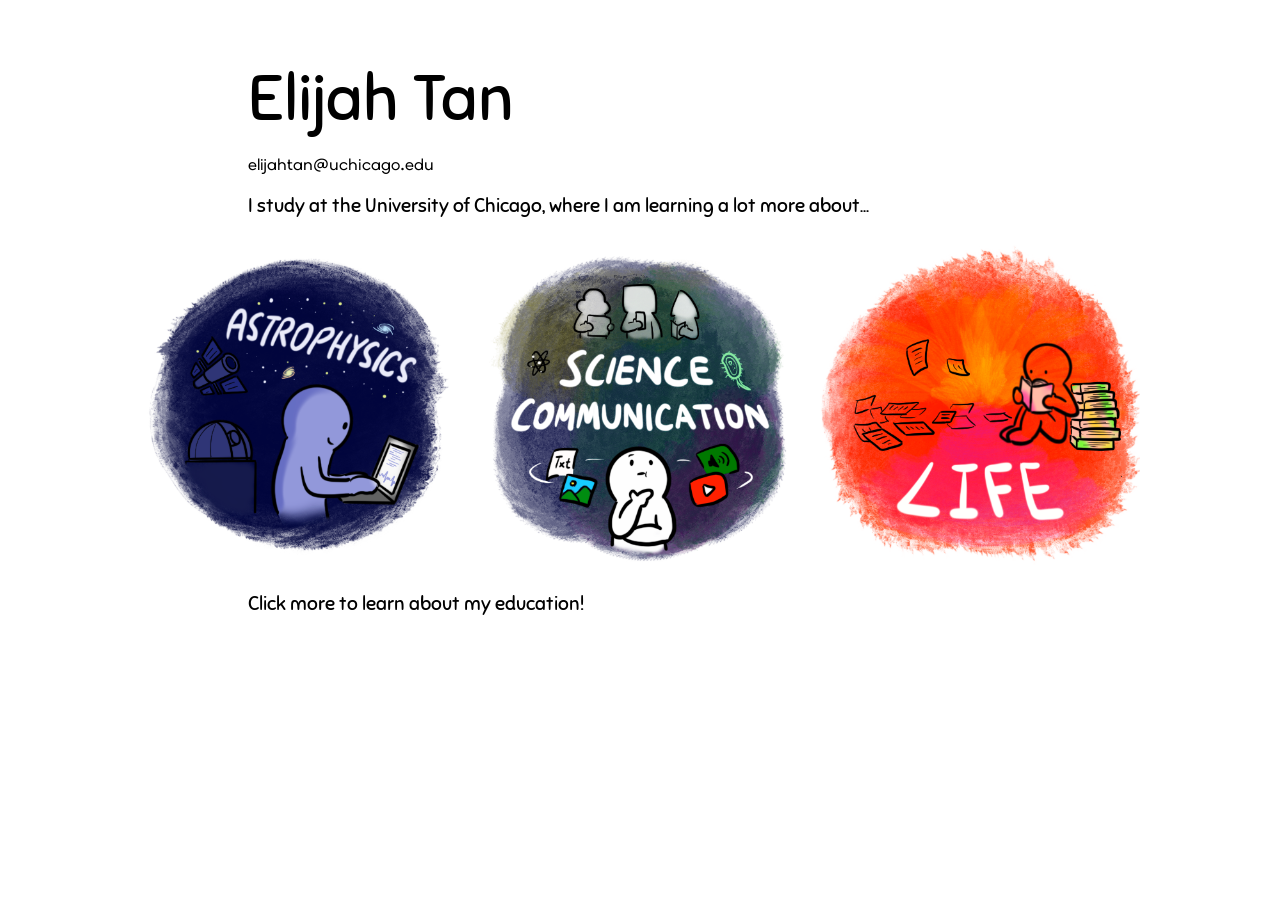
<file: index.html>
<!DOCTYPE html>
<html lang="en">

<head>
    <meta charset="UTF-8">
    <meta name="viewport" content="width=device-width, initial-scale=1.0">
    <title>Document</title>

    <link rel="preconnect" href="https://fonts.googleapis.com">
    <link rel="preconnect" href="https://fonts.gstatic.com" crossorigin>
    <link
        href="https://fonts.googleapis.com/css2?family=Elms+Sans:ital,wght@0,100..900;1,100..900&family=Sniglet:wght@400;800&display=swap"
        rel="stylesheet">
    <link rel="stylesheet" href="style.css">
</head>


<body>
    <div class="standard">
        <h1>
            Elijah Tan
        </h1>
        <p>elijahtan@uchicago.edu</p>
        <h3>
            I study at the University of Chicago, where I am learning a lot more about...
        </h3>
    </div>

    <div class="button-row">
        <a class="image-button" href="astrophysics.html">
            <img src="images/astrophysics.png" alt="astrophysics.html">
        </a>
        <a class="image-button" href="scicomm.html">
            <img src="images/scicomm.png" alt="scicomm.html">
        </a>
        <a class="image-button" href="life.html">
            <img src="images/life.png" alt="life.html">
        </a>
    </div>
    <!-- <div class="wide">

    </div> -->

    <div class="standard">
        <h3>Click more to learn about my education!</h3>
    </div>

</body>

</html
</file>
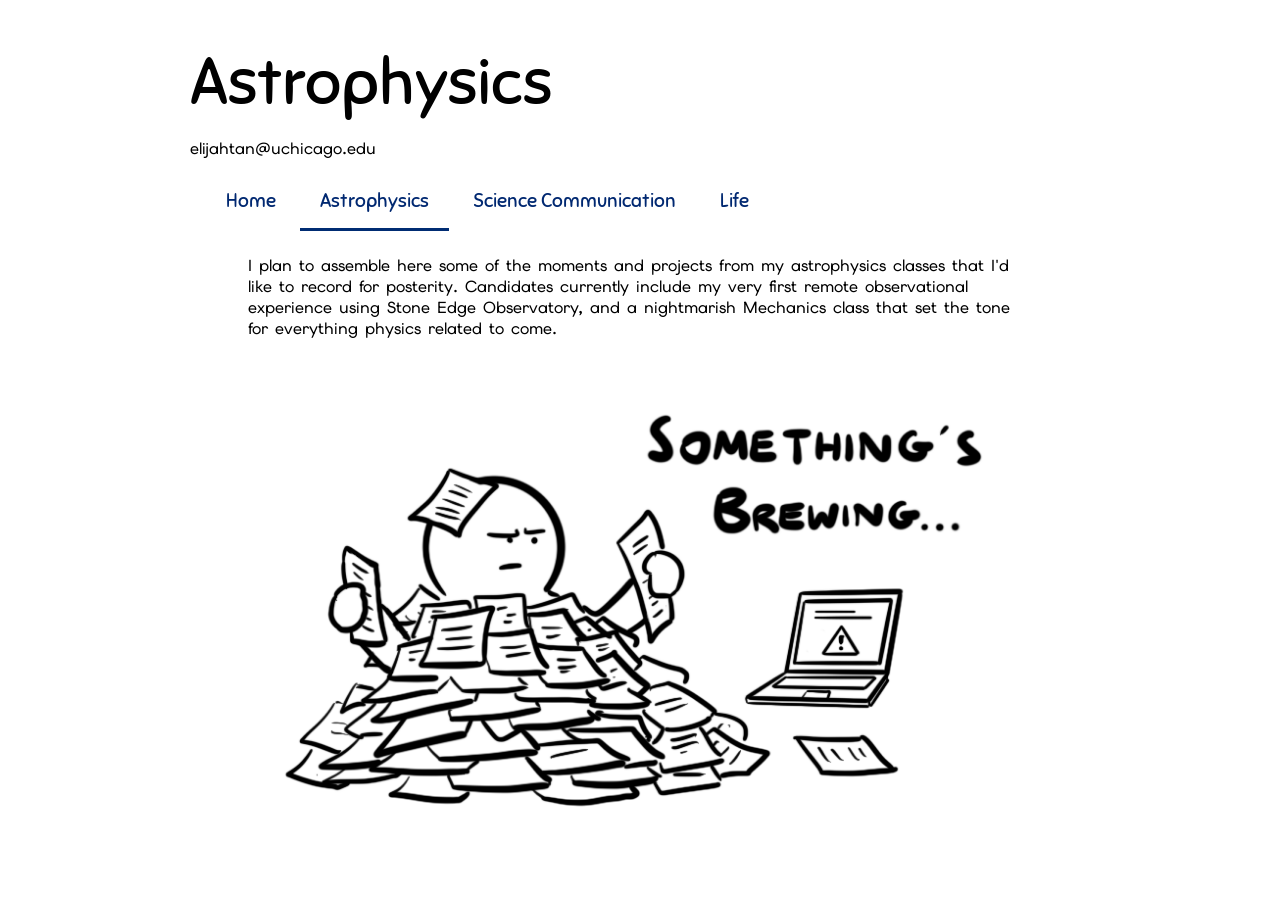
<file: astrophysics.html>
<!DOCTYPE html>
<html lang="en">

<head>
    <meta charset="UTF-8">
    <meta name="viewport" content="width=device-width, initial-scale=1.0">
    <title>Document</title>

    <link rel="preconnect" href="https://fonts.googleapis.com">
    <link rel="preconnect" href="https://fonts.gstatic.com" crossorigin>
    <link
        href="https://fonts.googleapis.com/css2?family=Elms+Sans:ital,wght@0,100..900;1,100..900&family=Sniglet:wght@400;800&display=swap"
        rel="stylesheet">
    <link rel="stylesheet" href="style.css">
</head>

<body>
    <div class="wide">

        <h1>Astrophysics</h1>
        <p>elijahtan@uchicago.edu</p>

        <div class="banner">
            <nav aria-label="Main">
                <ul class="tabs">
                    <li>
                        <a class="h3-link" href="index.html">Home</a>
                    </li>
                    <li><a class="h3-link" href="astrophysics.html" aria-current="page">Astrophysics</a></li>
                    <li><a class="h3-link" href="scicomm.html">Science Communication</a></li>
                    <li><a class="h3-link" href="life.html">Life</a></li>
                </ul>
            </nav>

            <!-- Future additions (search box, logo, social links, etc.) go here -->
            <div class="banner-extras"></div>
        </div>
    </div>

    <div class="standard">
        <p>I plan to assemble here some of the moments and projects from my astrophysics classes that I'd like to record
            for posterity. Candidates currently include my very first remote observational experience using Stone Edge
            Observatory, and a nightmarish Mechanics class that set the tone for everything physics related to come.</p>
        <img src="images/underconstruction.png" alt="Under Construction">
    </div>
</body>

</html>
</file>
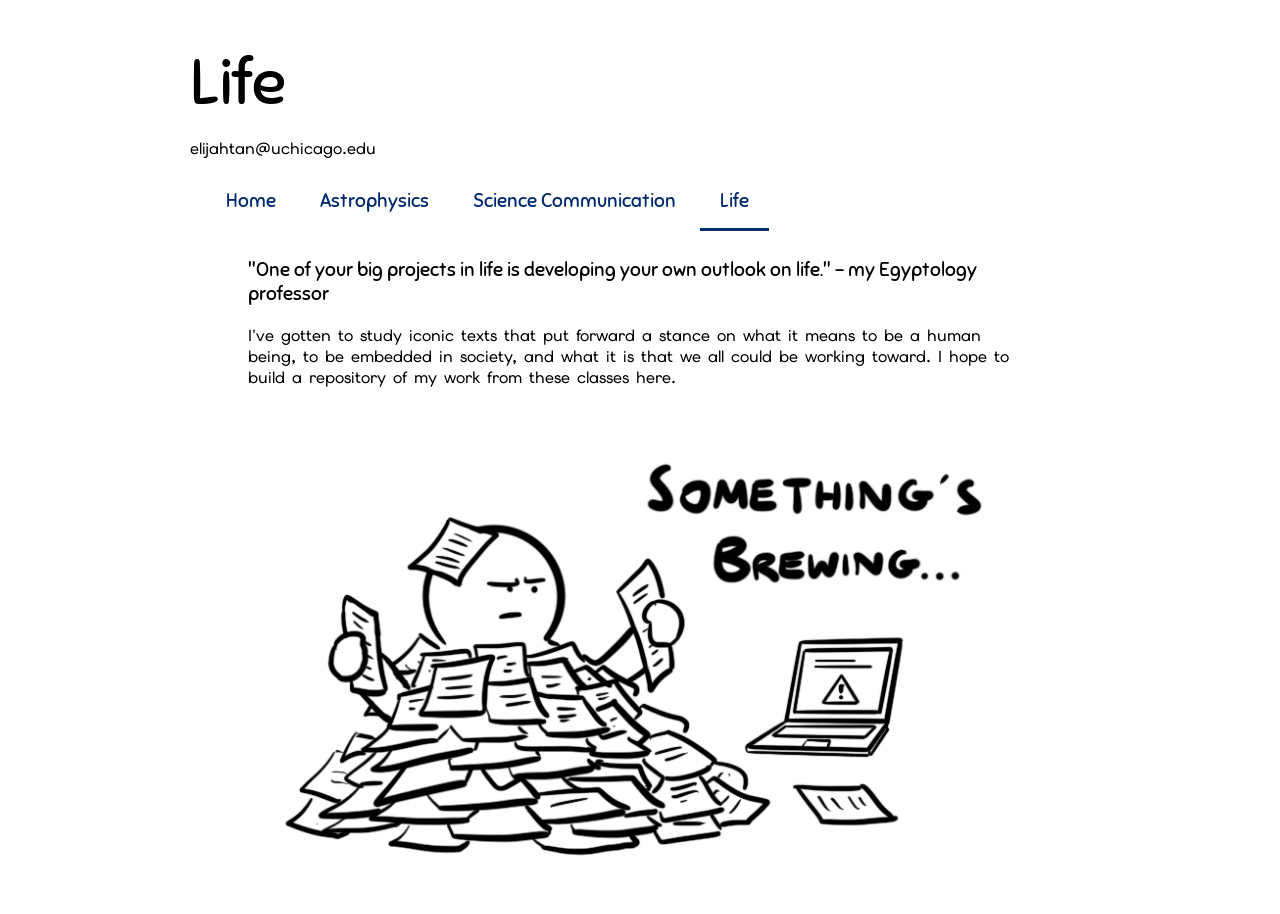
<file: life.html>
<!DOCTYPE html>
<html lang="en">

<head>
    <meta charset="UTF-8">
    <meta name="viewport" content="width=device-width, initial-scale=1.0">
    <title>Document</title>

    <link rel="preconnect" href="https://fonts.googleapis.com">
    <link rel="preconnect" href="https://fonts.gstatic.com" crossorigin>
    <link
        href="https://fonts.googleapis.com/css2?family=Elms+Sans:ital,wght@0,100..900;1,100..900&family=Sniglet:wght@400;800&display=swap"
        rel="stylesheet">
    <link rel="stylesheet" href="style.css">
</head>

<body>
    <div class="wide">

        <h1>Life</h1>
        <p>elijahtan@uchicago.edu</p>

        <div class="banner">
            <nav aria-label="Main">
                <ul class="tabs">
                    <li>
                        <a class="h3-link" href="index.html">Home</a>
                    </li>
                    <li><a class="h3-link" href="astrophysics.html">Astrophysics</a></li>
                    <li><a class="h3-link" href="scicomm.html">Science Communication</a></li>
                    <li><a class="h3-link" href="life.html" aria-current="page">Life</a></li>
                </ul>
            </nav>

            <!-- Future additions (search box, logo, social links, etc.) go here -->
            <div class="banner-extras"></div>
        </div>
    </div>


    <div class="standard">
        <h3>"One of your big projects in life is developing your own outlook on life." - my Egyptology professor</h3>
        <p>I've gotten to study iconic texts that put forward a stance on what it means to be a human being, to be
            embedded in society, and what it is that we all could be working toward. I hope to build a repository of my
            work from these classes here.</p>
        <img src="images/underconstruction.png" alt="Under Construction">
    </div>
</body>

</html>
</file>
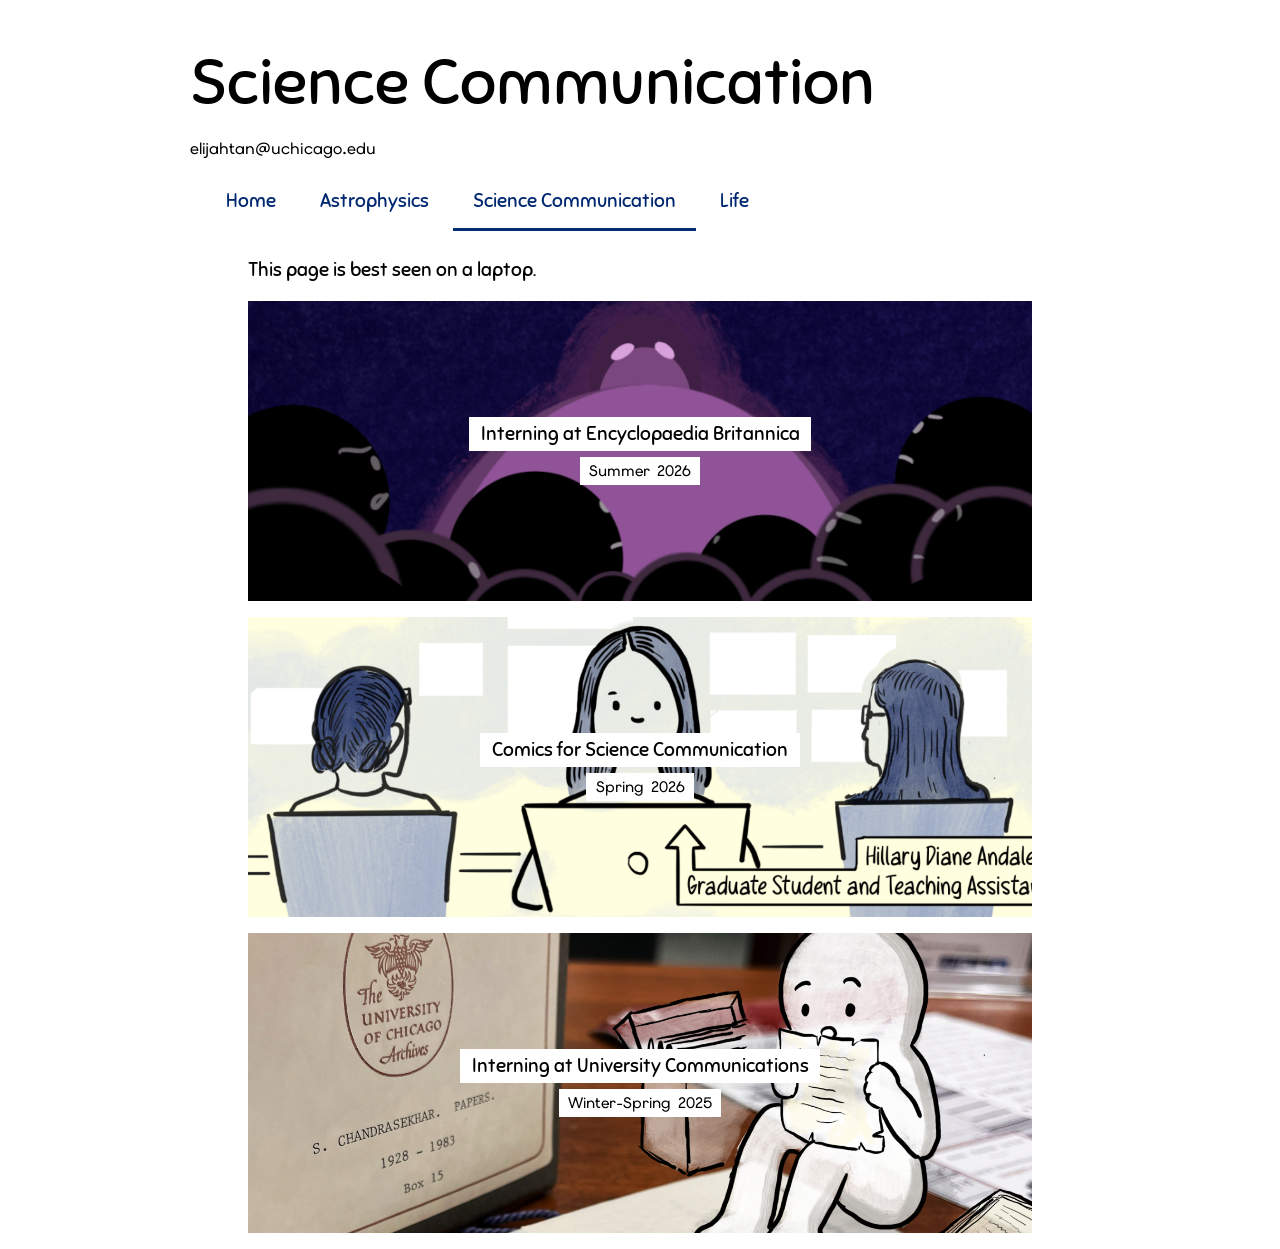
<file: scicomm.html>
<!DOCTYPE html>
<html lang="en">

<head>
    <meta charset="UTF-8">
    <meta name="viewport" content="width=device-width, initial-scale=1.0">
    <title>Document</title>

    <link rel="preconnect" href="https://fonts.googleapis.com">
    <link rel="preconnect" href="https://fonts.gstatic.com" crossorigin>
    <link
        href="https://fonts.googleapis.com/css2?family=Elms+Sans:ital,wght@0,100..900;1,100..900&family=Sniglet:wght@400;800&display=swap"
        rel="stylesheet">
    <link rel="stylesheet" href="style.css">
</head>

<body>
    <div class="wide">

        <h1>Science Communication</h1>
        <p>elijahtan@uchicago.edu</p>

        <div class="banner">
            <nav aria-label="Main">
                <ul class="tabs">
                    <li>
                        <a class="h3-link" href="index.html">Home</a>
                    </li>
                    <li><a class="h3-link" href="astrophysics.html">Astrophysics</a></li>
                    <li><a class="h3-link" href="scicomm.html" aria-current="page">Science Communication</a></li>
                    <li><a class="h3-link" href="life.html">Life</a></li>
                </ul>
            </nav>

            <!-- Future additions (search box, logo, social links, etc.) go here -->
            <div class="banner-extras"></div>
        </div>
    </div>

    <div class="standard">
        <h3>This page is best seen on a laptop.</h3>
        <a class="card" href="scicommpages/britannica.html" style="--card-image: url('images/britannicaBG.png')">
            <h3 class="card-title">Interning at Encyclopaedia Britannica</h3>
            <p class="card-subtitle">Summer 2026</p>
            <p class="card-text">At Britannica, I prepared multimedia articles in anticipation of the launch of NASA's
                Nancy Grace Roman Space Telescope. This included the main text article on the subject, as well as visual
                interactives on the telescope's scientific objectives and how its capabilities compare with other space
                telescopes like the Hubble Space Telescope. I also wrote and produced a video on the topic for social
                media with Adobe Premiere Pro and After Effects. Other projects included writing on the 1969 moon
                landing and extrasolar planet discoveries for the Today in History newsletter, and a long-form article
                on the largest labor uprising in United States history.</p>
        </a>
    </div>

    <div class="standard">
        <a class="card" href="starscomic.html" style="--card-image: url('images/starscomicBG.png')">
            <h3 class="card-title">Comics for Science Communication</h3>
            <p class="card-subtitle">Spring 2026</p>
            <p class="card-text">In Comics for Health and Science Communication, I learned about designing comics for
                patient
                education, research and advocacy. My final project was a 10-page comic about a recent astrophysics
                discovery by University of Chicago undergraduates. To collect information and quotes for my piece, I
                conducted three interviews with members of the team. Most challenging and rewarding was to weave their
                various perspectives into a larger narrative, and what emerged was a story about science that was all
                about one generation nurturing the next. The piece is linked here.</p>
        </a>
    </div>

    <div class="standard">
        <a class="card"
            href="https://intranet.uchicago.edu/news-and-events/news/2025/07/we-may-not-have-time-travel-but-we-have-the-special-collections"
            target="_blank" style="--card-image: url('images/specialcollectionsBG.png')">
            <h3 class="card-title">Interning at University Communications</h3>
            <p class="card-subtitle">Winter-Spring 2025</p>

            <p class="card-text">My capstone project at the University's Central Communications Department was a feature
                story on the University's Special Collections,
                capturing the center's work to archive all kinds of history. To prepare for the story, I
                visited the Collections to survey the archives and conducted an interview with the Collections'
                director. While not quite science communication, this project certainly involved communicating about
                scientists. Particularly memorable was writing about the experience of
                leafing through Nobel Prize Winner for Physics Subrahmanyan Chandrasekhar's papers,
                which captured his thoughts as a young, aspiring researcher. The piece is linked here.</p>
        </a>
    </div>

</body>

</html>
</file>
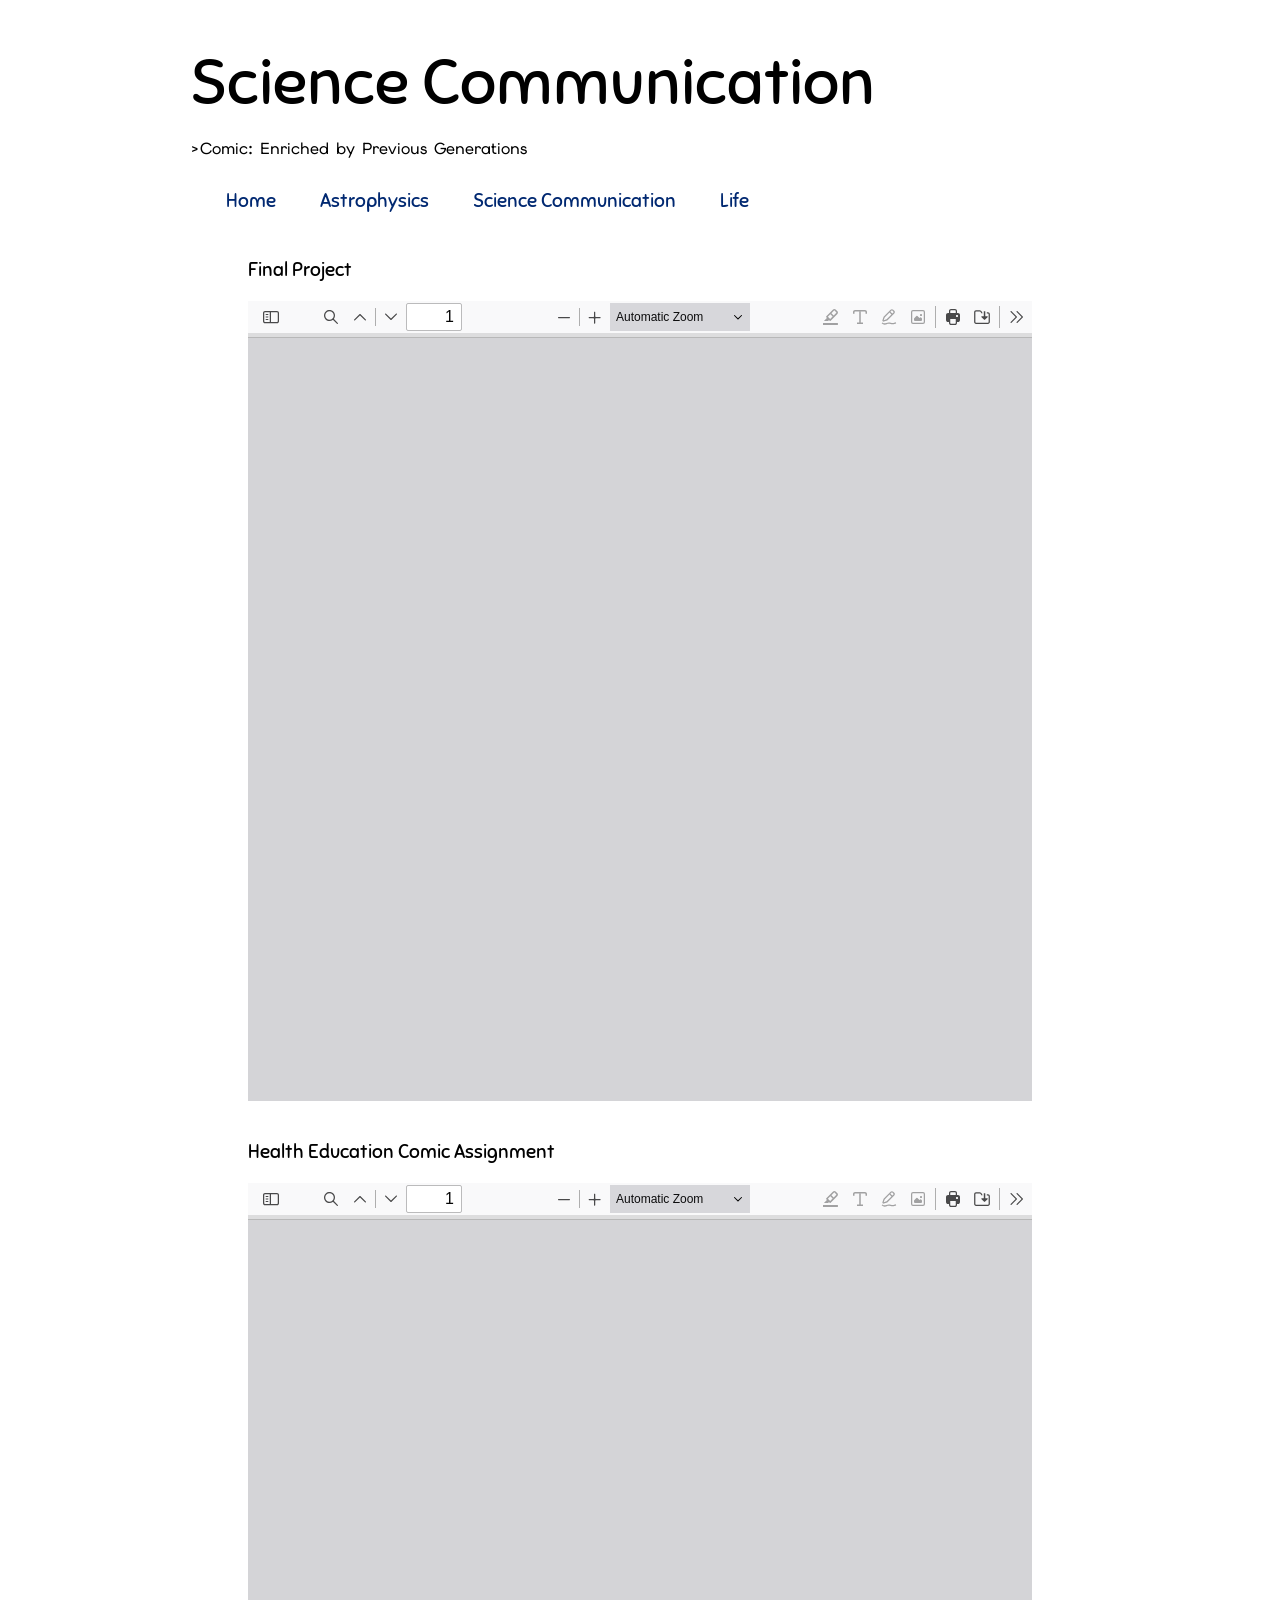
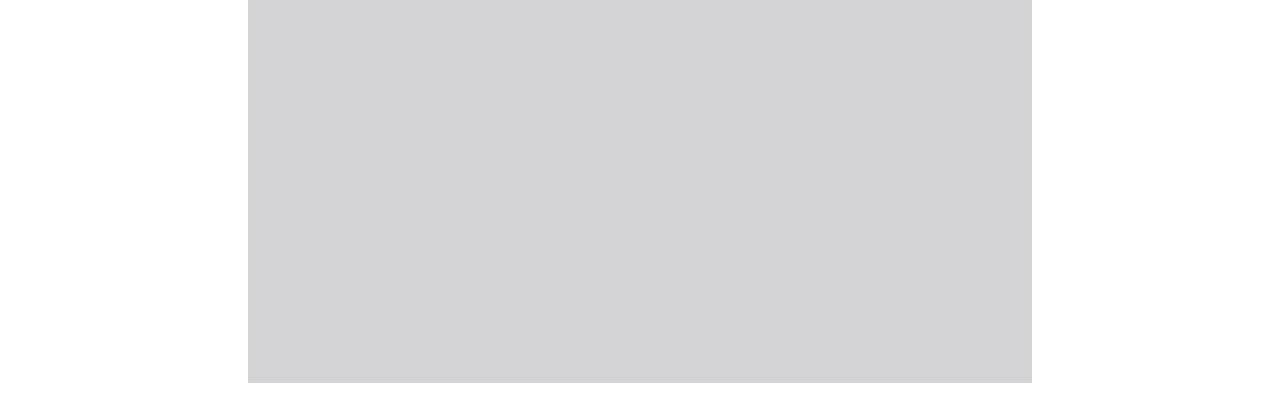
<file: starscomic.html>
<!DOCTYPE html>
<html lang="en">

<head>
    <meta charset="UTF-8">
    <meta name="viewport" content="width=device-width, initial-scale=1.0">
    <title>Document</title>

    <link rel="preconnect" href="https://fonts.googleapis.com">
    <link rel="preconnect" href="https://fonts.gstatic.com" crossorigin>
    <link
        href="https://fonts.googleapis.com/css2?family=Elms+Sans:ital,wght@0,100..900;1,100..900&family=Sniglet:wght@400;800&display=swap"
        rel="stylesheet">
    <link rel="stylesheet" href="style.css">
</head>

<body>
    <div class="wide">

        <h1>Science Communication</h1>
        <p>>Comic: Enriched by Previous Generations</p>

        <div class="banner">
            <nav aria-label="Main">
                <ul class="tabs">
                    <li>
                        <a class="h3-link" href="index.html">Home</a>
                    </li>
                    <li><a class="h3-link" href="astrophysics.html">Astrophysics</a></li>
                    <li><a class="h3-link" href="scicomm.html">Science Communication</a></li>
                    <li><a class="h3-link" href="life.html">Life</a></li>
                </ul>
            </nav>

            <!-- Future additions (search box, logo, social links, etc.) go here -->
            <div class="banner-extras"></div>
        </div>
    </div>

    <div class="standard">
        <h3>Final Project</h3>
        <iframe src="pdfjs-6.4.299-dist/web/viewer.html?file=../../docs/StarsComicwithNotes.pdf"
            title="Research paper (PDF)" width="100%" height="800" style="border: 0;">
        </iframe>
    </div>

    <div class="standard">
        <h3>Health Education Comic Assignment</h3>
        <iframe src="pdfjs-6.4.299-dist/web/viewer.html?file=../../docs/HealthEducationIncontinence.pdf"
            title="Research paper (PDF)" width="100%" height="800" style="border: 0;">
        </iframe>
    </div>

</body>
</file>
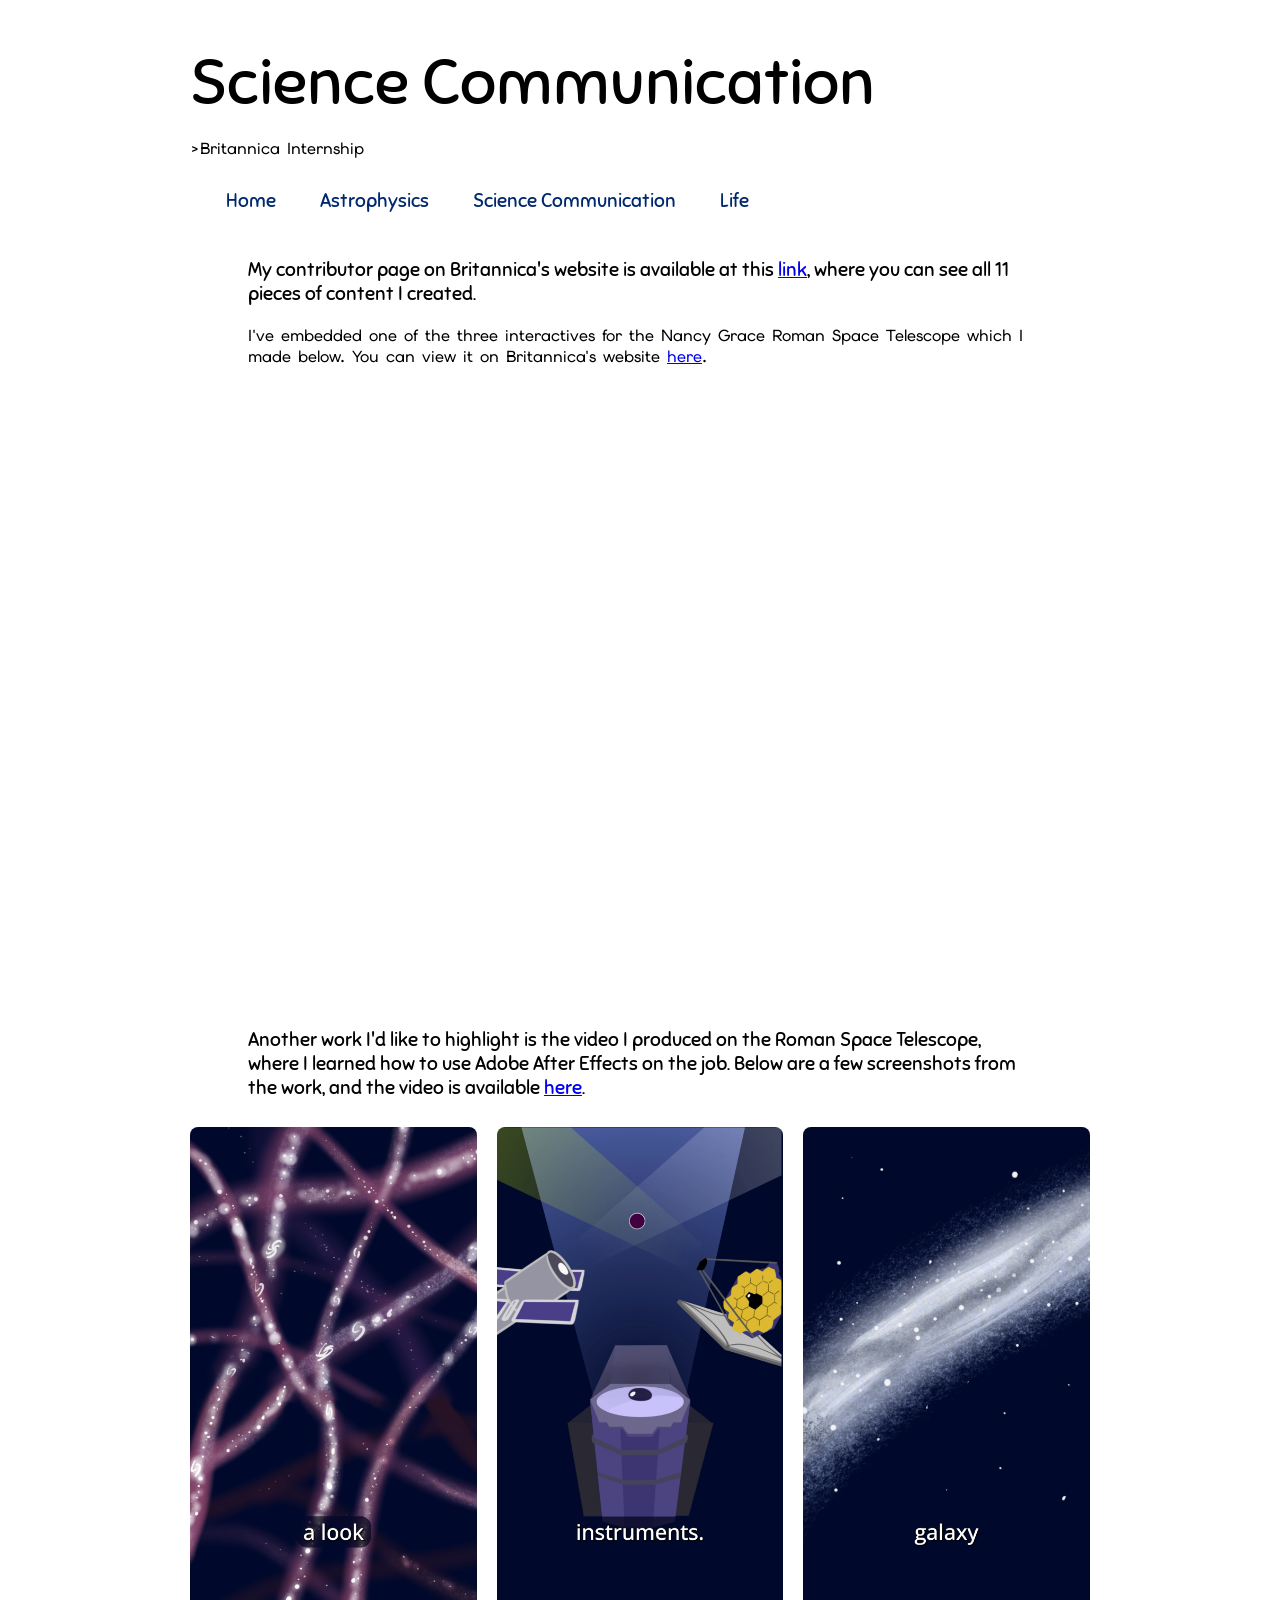
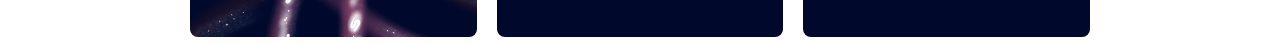
<file: scicommpages/britannica.html>
<!DOCTYPE html>
<html lang="en">

<head>
    <meta charset="UTF-8">
    <meta name="viewport" content="width=device-width, initial-scale=1.0">
    <title>Document</title>

    <link rel="preconnect" href="https://fonts.googleapis.com">
    <link rel="preconnect" href="https://fonts.gstatic.com" crossorigin>
    <link
        href="https://fonts.googleapis.com/css2?family=Elms+Sans:ital,wght@0,100..900;1,100..900&family=Sniglet:wght@400;800&display=swap"
        rel="stylesheet">
    <link rel="stylesheet" href="../style.css">
</head>

<body>
    <div class="wide">

        <h1>Science Communication</h1>
        <p>>Britannica Internship</p>

        <div class="banner">
            <nav aria-label="Main">
                <ul class="tabs">
                    <li>
                        <a class="h3-link" href="../index.html">Home</a>
                    </li>
                    <li><a class="h3-link" href="../astrophysics.html">Astrophysics</a></li>
                    <li><a class="h3-link" href="../scicomm.html">Science Communication</a></li>
                    <li><a class="h3-link" href="../life.html">Life</a></li>
                </ul>
            </nav>

            <!-- Future additions (search box, logo, social links, etc.) go here -->
            <div class="banner-extras"></div>
        </div>
    </div>

    <div class="standard">
        <h3>My contributor page on Britannica's website is available at this <a
                href="https://www.britannica.com/contributor/elijah-tan/60197833">link</a>, where you can see all 11
            pieces of content I created.</h3>
        <p>I've embedded one of the three interactives for the Nancy Grace Roman Space Telescope which I made below. You
            can view it on Britannica's website <a
                href="https://www.britannica.com/science/Roman-Space-Telescope-dark-energy-and-dark-matter">here</a>.
        </p>
    </div>

    <div class="standard">
        <div
            style="position: relative; width: 100%; height: 0px; padding: calc(66.52% + 72px) 0px 0px; overflow: hidden; will-change: transform;">
            <iframe loading="lazy"
                src="https://e.infogram.com/_/qyV4QrvjJ3Xm6LHSA0sy?src=embed&amp;embed_type=responsive_iframe"
                title="teleso027-290459-timemachine" allowfullscreen="" allow="fullscreen"
                style="position: absolute; width: 100%; height: 100%; top: 0px; left: 0px; border-width: medium; border-style: none; border-color: currentcolor; border-image: none; padding: 0px; margin: 0px;"></iframe>
        </div>
    </div>
    <div class="standard">
        <h3>Another work I'd like to highlight is the video I produced on the Roman Space Telescope, where I learned how
            to use Adobe After Effects on the job. Below are a few screenshots from the work, and the video is available
            <a
                href="https://www.britannica.com/video/explainer-nancy-grace-roman-space-telescope-video/-367892">here</a>.
        </h3>
    </div>
    <div class="wide">
        <div class="button-row photo-row">
            <img src="../images/video1.png" alt="Description of portrait 1">
            <img src="../images/video2.png" alt="Description of portrait 2">
            <img src="../images/video3.png" alt="Description of portrait 3">
        </div>
    </div>
</body>

</html>
</file>
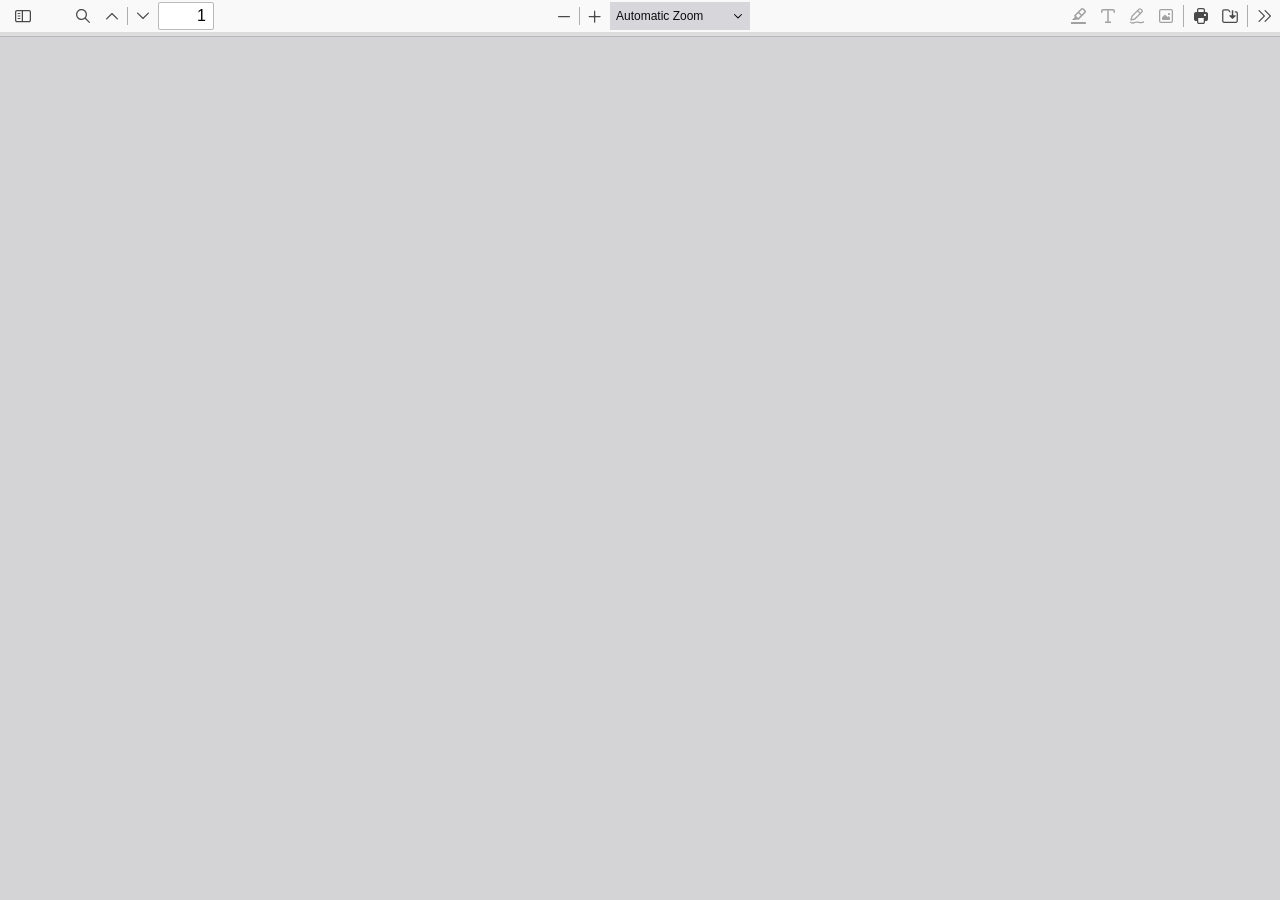
<file: pdfjs-6.4.299-dist/web/viewer.html>
<!doctype html>
<!--
Copyright 2012 Mozilla Foundation

Licensed under the Apache License, Version 2.0 (the "License");
you may not use this file except in compliance with the License.
You may obtain a copy of the License at

    http://www.apache.org/licenses/LICENSE-2.0

Unless required by applicable law or agreed to in writing, software
distributed under the License is distributed on an "AS IS" BASIS,
WITHOUT WARRANTIES OR CONDITIONS OF ANY KIND, either express or implied.
See the License for the specific language governing permissions and
limitations under the License.

Adobe CMap resources are covered by their own copyright but the same license:

    Copyright 1990-2015 Adobe Systems Incorporated.

See https://github.com/adobe-type-tools/cmap-resources
-->
<html dir="ltr" mozdisallowselectionprint>
  <head>
    <meta charset="utf-8" />
    <meta name="viewport" content="width=device-width, initial-scale=1, maximum-scale=1" />
    <meta name="google" content="notranslate" />
    <title>PDF.js viewer</title>

  <meta
      http-equiv="Content-Security-Policy"
      content="default-src 'none'; script-src 'self' 'wasm-unsafe-eval'; worker-src 'self' blob:; style-src 'self'; img-src 'self' blob: data:; media-src blob:; font-src 'self' data:; connect-src * blob: data:; base-uri 'none'; form-action 'none';"
    />

<!-- This snippet is used in production (included from viewer.html) -->
<link rel="resource" type="application/l10n" href="locale/locale.json" />
<script src="../build/pdf.mjs" type="module"></script>

    <link rel="stylesheet" href="viewer.css" />

  <script src="viewer.mjs" type="module"></script>
  </head>

  <body tabindex="0">
    <div id="outerContainer">
      <span id="viewer-alert" class="visuallyHidden" role="alert"></span>

      <div id="mainContainer">
        <div class="toolbar">
          <div id="toolbarContainer">
            <div id="toolbarViewer" class="toolbarHorizontalGroup">
              <div id="toolbarViewerLeft" class="toolbarHorizontalGroup">
                <button
                  id="viewsManagerToggleButton"
                  class="toolbarButton"
                  type="button"
                  tabindex="0"
                  data-l10n-id="pdfjs-toggle-views-manager-button1"
                  aria-expanded="false"
                  aria-haspopup="true"
                  aria-controls="viewsManager"
                >
                  <span data-l10n-id="pdfjs-toggle-views-manager-button1-label"></span>
                </button>
                <div
                  id="viewsManager"
                  class="menuContainer sidebar"
                  hidden="true"
                  role="dialog"
                  aria-describedby="viewsManagerHeaderLabel"
                  data-l10n-id="pdfjs-views-manager-sidebar"
                >
                  <div id="viewsManagerHeader">
                    <div id="viewsManagerTitle">
                      <div id="viewsManagerSelector">
                        <button
                          class="toolbarButton viewsManagerButton hasPopupMenu"
                          type="button"
                          id="viewsManagerSelectorButton"
                          tabindex="0"
                          data-l10n-id="pdfjs-views-manager-view-selector-button"
                          aria-expanded="false"
                          aria-haspopup="listbox"
                          aria-controls="viewsManagerSelectorOptions"
                        >
                          <span data-l10n-id="pdfjs-views-manager-view-selector-button-label"></span>
                        </button>
                        <menu id="viewsManagerSelectorOptions" role="listbox" class="popupMenu withMark">
                          <button id="thumbnailsViewMenu" role="option" type="button" tabindex="-1">
                            <span data-l10n-id="pdfjs-views-manager-pages-option-label"></span>
                          </button>
                          <button id="outlinesViewMenu" role="option" type="button" tabindex="-1">
                            <span data-l10n-id="pdfjs-views-manager-outlines-option-label"></span>
                          </button>
                          <button id="attachmentsViewMenu" role="option" type="button" tabindex="-1">
                            <span data-l10n-id="pdfjs-views-manager-attachments-option-label"></span>
                          </button>
                          <button id="layersViewMenu" role="option" type="button" tabindex="-1">
                            <span data-l10n-id="pdfjs-views-manager-layers-option-label"></span>
                          </button>
                        </menu>
                      </div>
                      <span id="viewsManagerHeaderLabel" class="viewsManagerLabel" role="heading" aria-level="2"></span>
                      <button
                        id="viewsManagerAddFileButton"
                        class="toolbarButton viewsManagerButton"
                        type="button"
                        tabindex="0"
                        data-l10n-id="pdfjs-views-manager-add-file-button"
                        hidden="true"
                      >
                        <span data-l10n-id="pdfjs-views-manager-add-file-button-label"></span>
                        <input id="viewsManagerAddFilePicker" type="file" accept="application/pdf,image/*" multiple />
                      </button>
                      <button
                        id="viewsManagerCurrentOutlineButton"
                        class="toolbarButton viewsManagerButton"
                        type="button"
                        tabindex="0"
                        data-l10n-id="pdfjs-current-outline-item-button"
                        hidden="true"
                      >
                        <span data-l10n-id="pdfjs-current-outline-item-button-label"></span>
                      </button>
                    </div>
                    <div id="viewsManagerStatus">
                      <div id="viewsManagerStatusAction">
                        <span id="viewsManagerStatusActionLabelContainer" class="viewsManagerStatusLabel">
                          <button
                            id="viewsManagerStatusActionDeselectButton"
                            class="hidden"
                            type="button"
                            tabindex="0"
                            role="checkbox"
                            aria-checked="true"
                            aria-labelledby="viewsManagerStatusActionLabel"
                          ></button>
                          <span
                            id="viewsManagerStatusActionLabel"
                            class="viewsManagerStatusLabel"
                            data-l10n-id="pdfjs-views-manager-pages-status-none-action-label"
                          ></span>
                        </span>
                        <div id="actionSelector">
                          <button
                            id="viewsManagerStatusActionButton"
                            class="viewsManagerButton hasPopupMenu"
                            type="button"
                            tabindex="0"
                            aria-haspopup="menu"
                            aria-controls="viewsManagerStatusActionOptions"
                            aria-expanded="false"
                          >
                            <span data-l10n-id="pdfjs-views-manager-pages-status-action-button-label"></span>
                          </button>
                          <menu id="viewsManagerStatusActionOptions" class="popupMenu">
                            <button id="viewsManagerStatusActionCopy" class="noIcon" role="menuitem" type="button" tabindex="-1" disabled>
                              <span data-l10n-id="pdfjs-views-manager-pages-status-copy-button-label"></span>
                            </button>
                            <button id="viewsManagerStatusActionCut" class="noIcon" role="menuitem" type="button" tabindex="-1" disabled>
                              <span data-l10n-id="pdfjs-views-manager-pages-status-cut-button-label"></span>
                            </button>
                            <button id="viewsManagerStatusActionDelete" class="noIcon" role="menuitem" type="button" tabindex="-1" disabled>
                              <span data-l10n-id="pdfjs-views-manager-pages-status-delete-button-label"></span>
                            </button>
                            <button id="viewsManagerStatusActionExport" class="noIcon" role="menuitem" type="button" tabindex="-1" disabled>
                              <span data-l10n-id="pdfjs-views-manager-pages-status-export-selected-button-label"></span>
                            </button>
                          </menu>
                        </div>
                      </div>
                      <div id="viewsManagerStatusUndo" class="hidden">
                        <span id="viewsManagerStatusUndoLabel" class="viewsManagerStatusLabel"></span>
                        <div>
                          <button id="viewsManagerStatusUndoButton" class="viewsManagerButton" type="button" tabindex="0">
                            <span data-l10n-id="pdfjs-views-manager-status-undo-button-label"></span>
                          </button>
                          <button
                            id="viewsManagerStatusUndoCloseButton"
                            class="toolbarButton viewsManagerButton viewsCloseButton"
                            type="button"
                            tabindex="0"
                            data-l10n-id="pdfjs-views-manager-status-close-button"
                          >
                            <span data-l10n-id="pdfjs-views-manager-status-close-button-label"></span>
                          </button>
                        </div>
                      </div>
                      <div id="viewsManagerStatusWarning" class="hidden">
                        <span id="viewsManagerStatusWarningLabel" class="viewsManagerStatusLabel"></span>
                        <button
                          id="viewsManagerStatusWarningCloseButton"
                          class="toolbarButton viewsManagerButton viewsCloseButton"
                          type="button"
                          tabindex="0"
                          data-l10n-id="pdfjs-views-manager-status-close-button"
                        >
                          <span data-l10n-id="pdfjs-views-manager-status-close-button-label"></span>
                        </button>
                      </div>
                      <div id="viewsManagerStatusWaiting" class="hidden">
                        <span id="viewsManagerStatusWaitingLabel" class="viewsManagerStatusLabel"></span>
                        <button
                          id="viewsManagerStatusWaitingCloseButton"
                          class="toolbarButton viewsManagerButton viewsCloseButton"
                          type="button"
                          tabindex="0"
                          data-l10n-id="pdfjs-views-manager-status-close-button"
                        >
                          <span data-l10n-id="pdfjs-views-manager-status-close-button-label"></span>
                        </button>
                      </div>
                    </div>
                  </div>
                  <div id="viewsManagerContent" tabindex="-1">
                    <div id="thumbnailsView" class="thumbnailsView hidden" tabindex="-1"></div>
                    <div id="outlinesView" class="treeView hidden"></div>
                    <div id="attachmentsView" class="hidden"></div>
                    <div id="layersView" class="treeView hidden"></div>
                  </div>
                  <div
                    id="viewsManagerResizer"
                    class="sidebarResizer"
                    role="separator"
                    aria-controls="viewsManager"
                    tabindex="0"
                    data-l10n-id="pdfjs-views-manager-sidebar-resizer"
                  ></div>
                </div>
                <!-- sidebarContainer -->

                <div class="toolbarButtonSpacer"></div>
                <div class="toolbarButtonWithContainer">
                  <button
                    id="viewFindButton"
                    class="toolbarButton"
                    type="button"
                    tabindex="0"
                    data-l10n-id="pdfjs-findbar-button"
                    aria-expanded="false"
                    aria-controls="findbar"
                  >
                    <span data-l10n-id="pdfjs-findbar-button-label"></span>
                  </button>
                  <div class="hidden doorHanger toolbarHorizontalGroup" id="findbar">
                    <div id="findInputContainer" class="toolbarHorizontalGroup">
                      <span class="loadingInput end toolbarHorizontalGroup">
                        <input id="findInput" class="toolbarField" tabindex="0" data-l10n-id="pdfjs-find-input" aria-invalid="false" />
                      </span>
                      <div class="toolbarHorizontalGroup">
                        <button id="findPreviousButton" class="toolbarButton" type="button" tabindex="0" data-l10n-id="pdfjs-find-previous-button">
                          <span data-l10n-id="pdfjs-find-previous-button-label"></span>
                        </button>
                        <div class="splitToolbarButtonSeparator"></div>
                        <button id="findNextButton" class="toolbarButton" type="button" tabindex="0" data-l10n-id="pdfjs-find-next-button">
                          <span data-l10n-id="pdfjs-find-next-button-label"></span>
                        </button>
                      </div>
                    </div>

                    <div id="findbarOptionsOneContainer" class="toolbarHorizontalGroup">
                      <div class="toggleButton toolbarLabel">
                        <input type="checkbox" id="findHighlightAll" tabindex="0" />
                        <label for="findHighlightAll" data-l10n-id="pdfjs-find-highlight-checkbox"></label>
                      </div>
                      <div class="toggleButton toolbarLabel">
                        <input type="checkbox" id="findMatchCase" tabindex="0" />
                        <label for="findMatchCase" data-l10n-id="pdfjs-find-match-case-checkbox-label"></label>
                      </div>
                    </div>
                    <div id="findbarOptionsTwoContainer" class="toolbarHorizontalGroup">
                      <div class="toggleButton toolbarLabel">
                        <input type="checkbox" id="findMatchDiacritics" tabindex="0" />
                        <label for="findMatchDiacritics" data-l10n-id="pdfjs-find-match-diacritics-checkbox-label"></label>
                      </div>
                      <div class="toggleButton toolbarLabel">
                        <input type="checkbox" id="findEntireWord" tabindex="0" />
                        <label for="findEntireWord" data-l10n-id="pdfjs-find-entire-word-checkbox-label"></label>
                      </div>
                    </div>

                    <div id="findbarMessageContainer" class="toolbarHorizontalGroup" aria-live="polite">
                      <span id="findResultsCount" class="toolbarLabel"></span>
                      <span id="findMsg" class="toolbarLabel"></span>
                    </div>
                  </div>
                  <!-- findbar -->
                </div>
                <div class="toolbarHorizontalGroup hiddenSmallView">
                  <button class="toolbarButton" type="button" id="previous" tabindex="0" data-l10n-id="pdfjs-previous-button">
                    <span data-l10n-id="pdfjs-previous-button-label"></span>
                  </button>
                  <div class="splitToolbarButtonSeparator"></div>
                  <button class="toolbarButton" type="button" id="next" tabindex="0" data-l10n-id="pdfjs-next-button">
                    <span data-l10n-id="pdfjs-next-button-label"></span>
                  </button>
                </div>
                <div class="toolbarHorizontalGroup">
                  <span class="loadingInput start toolbarHorizontalGroup">
                    <input
                      type="number"
                      id="pageNumber"
                      class="toolbarField"
                      value="1"
                      min="1"
                      tabindex="0"
                      data-l10n-id="pdfjs-page-input"
                      autocomplete="off"
                    />
                  </span>
                  <span id="numPages" class="toolbarLabel"></span>
                </div>
              </div>
              <div id="toolbarViewerMiddle" class="toolbarHorizontalGroup">
                <div class="toolbarHorizontalGroup">
                  <button id="zoomOutButton" class="toolbarButton" type="button" tabindex="0" data-l10n-id="pdfjs-zoom-out-button">
                    <span data-l10n-id="pdfjs-zoom-out-button-label"></span>
                  </button>
                  <div class="splitToolbarButtonSeparator"></div>
                  <button id="zoomInButton" class="toolbarButton" type="button" tabindex="0" data-l10n-id="pdfjs-zoom-in-button">
                    <span data-l10n-id="pdfjs-zoom-in-button-label"></span>
                  </button>
                </div>
                <span id="scaleSelectContainer" class="dropdownToolbarButton">
                  <select id="scaleSelect" tabindex="0" data-l10n-id="pdfjs-zoom-select">
                    <option id="pageAutoOption" value="auto" selected="selected" data-l10n-id="pdfjs-page-scale-auto"></option>
                    <option id="pageActualOption" value="page-actual" data-l10n-id="pdfjs-page-scale-actual"></option>
                    <option id="pageFitOption" value="page-fit" data-l10n-id="pdfjs-page-scale-fit"></option>
                    <option id="pageWidthOption" value="page-width" data-l10n-id="pdfjs-page-scale-width"></option>
                    <option
                      id="customScaleOption"
                      value="custom"
                      disabled="disabled"
                      hidden="true"
                      data-l10n-id="pdfjs-page-scale-percent"
                      data-l10n-args='{ "scale": 0 }'
                    ></option>
                    <option value="0.5" data-l10n-id="pdfjs-page-scale-percent" data-l10n-args='{ "scale": 50 }'></option>
                    <option value="0.75" data-l10n-id="pdfjs-page-scale-percent" data-l10n-args='{ "scale": 75 }'></option>
                    <option value="1" data-l10n-id="pdfjs-page-scale-percent" data-l10n-args='{ "scale": 100 }'></option>
                    <option value="1.25" data-l10n-id="pdfjs-page-scale-percent" data-l10n-args='{ "scale": 125 }'></option>
                    <option value="1.5" data-l10n-id="pdfjs-page-scale-percent" data-l10n-args='{ "scale": 150 }'></option>
                    <option value="2" data-l10n-id="pdfjs-page-scale-percent" data-l10n-args='{ "scale": 200 }'></option>
                    <option value="3" data-l10n-id="pdfjs-page-scale-percent" data-l10n-args='{ "scale": 300 }'></option>
                    <option value="4" data-l10n-id="pdfjs-page-scale-percent" data-l10n-args='{ "scale": 400 }'></option>
                  </select>
                </span>
              </div>
              <div id="toolbarViewerRight" class="toolbarHorizontalGroup">
                <div id="editorModeButtons" class="toolbarHorizontalGroup">
                  <div id="signatureProperties" class="toolbarButtonWithContainer" hidden="true">
                    <button
                      id="signaturePropertiesButton"
                      class="toolbarButton"
                      type="button"
                      tabindex="0"
                      aria-expanded="false"
                      aria-haspopup="true"
                      aria-controls="signaturePropertiesPanel"
                      data-l10n-id="pdfjs-digital-signature-properties-button"
                    >
                      <span data-l10n-id="pdfjs-digital-signature-properties-button-label"></span>
                    </button>
                    <div class="editorParamsToolbar hidden doorHangerRight" id="signaturePropertiesPanel" role="region">
                      <div id="signaturePropertiesContainer" class="signaturePropertiesContainer">
                        <div id="signaturePropertiesBanner" class="sigBanner" hidden="true" role="status"></div>
                        <ul id="signaturePropertiesList" class="signaturePropertiesList" tabindex="-1"></ul>
                      </div>
                    </div>
                  </div>
                  <div id="signaturePropertiesSeparator" class="verticalToolbarSeparator" hidden="true"></div>
                  <div id="editorComment" class="toolbarButtonWithContainer" hidden="true">
                    <button
                      id="editorCommentButton"
                      class="toolbarButton"
                      type="button"
                      tabindex="0"
                      disabled="disabled"
                      aria-expanded="false"
                      aria-haspopup="true"
                      aria-controls="editorCommentParamsToolbar"
                      data-l10n-id="pdfjs-editor-comment-button"
                    >
                      <span data-l10n-id="pdfjs-editor-comment-button-label"></span>
                    </button>
                    <div class="editorParamsToolbar hidden menu" id="editorCommentParamsToolbar">
                      <div id="editorCommentsSidebar" class="menuContainer comment sidebar" role="landmark" aria-labelledby="editorCommentsSidebarHeader">
                        <div id="editorCommentsSidebarResizer" class="sidebarResizer" role="separator" aria-controls="editorCommentsSidebar" tabindex="0"></div>
                        <div id="editorCommentsSidebarHeader" role="heading" aria-level="2">
                          <span class="commentCount">
                            <span id="editorCommentsSidebarTitle" data-l10n-id="pdfjs-editor-comments-sidebar-title" data-l10n-args='{ "count": 0 }'></span>
                            <span id="editorCommentsSidebarCount"></span>
                          </span>
                          <button id="editorCommentsSidebarCloseButton" type="button" tabindex="0" data-l10n-id="pdfjs-editor-comments-sidebar-close-button">
                            <span data-l10n-id="pdfjs-editor-comments-sidebar-close-button-label"></span>
                          </button>
                        </div>
                        <div id="editorCommentsSidebarListContainer" tabindex="-1">
                          <ul id="editorCommentsSidebarList"></ul>
                        </div>
                      </div>
                    </div>
                  </div>
                  <div id="editorSignature" class="toolbarButtonWithContainer" hidden="true">
                    <button
                      id="editorSignatureButton"
                      class="toolbarButton"
                      type="button"
                      tabindex="0"
                      disabled="disabled"
                      aria-expanded="false"
                      aria-haspopup="true"
                      aria-controls="editorSignatureParamsToolbar"
                      data-l10n-id="pdfjs-editor-signature-button"
                    >
                      <span data-l10n-id="pdfjs-editor-signature-button-label"></span>
                    </button>
                    <div class="editorParamsToolbar hidden doorHangerRight menu" id="editorSignatureParamsToolbar">
                      <div id="addSignatureDoorHanger" class="menuContainer" role="region" data-l10n-id="pdfjs-editor-add-signature-container">
                        <button
                          id="editorSignatureAddSignature"
                          class="toolbarButton labeled"
                          type="button"
                          tabindex="0"
                          data-l10n-id="pdfjs-editor-signature-add-signature-button"
                        >
                          <span data-l10n-id="pdfjs-editor-signature-add-signature-button-label" class="editorParamsLabel"></span>
                        </button>
                      </div>
                    </div>
                  </div>
                  <div id="editorHighlight" class="toolbarButtonWithContainer">
                    <button
                      id="editorHighlightButton"
                      class="toolbarButton"
                      type="button"
                      disabled="disabled"
                      aria-expanded="false"
                      aria-haspopup="true"
                      aria-controls="editorHighlightParamsToolbar"
                      tabindex="0"
                      data-l10n-id="pdfjs-editor-highlight-button"
                    >
                      <span data-l10n-id="pdfjs-editor-highlight-button-label"></span>
                    </button>
                    <div class="editorParamsToolbar hidden doorHangerRight" id="editorHighlightParamsToolbar">
                      <div id="highlightParamsToolbarContainer" class="editorParamsToolbarContainer">
                        <div id="editorHighlightColorPicker" class="colorPicker">
                          <span id="highlightColorPickerLabel" class="editorParamsLabel" data-l10n-id="pdfjs-editor-highlight-colorpicker-label"></span>
                        </div>
                        <div id="editorHighlightThickness">
                          <label
                            for="editorFreeHighlightThickness"
                            class="editorParamsLabel"
                            data-l10n-id="pdfjs-editor-free-highlight-thickness-input"
                          ></label>
                          <div class="thicknessPicker">
                            <input
                              type="range"
                              id="editorFreeHighlightThickness"
                              class="editorParamsSlider"
                              data-l10n-id="pdfjs-editor-free-highlight-thickness-title"
                              value="12"
                              min="8"
                              max="24"
                              step="1"
                              tabindex="0"
                            />
                          </div>
                        </div>
                        <div id="editorHighlightVisibility">
                          <div class="divider"></div>
                          <div class="toggler">
                            <label for="editorHighlightShowAll" class="editorParamsLabel" data-l10n-id="pdfjs-editor-highlight-show-all-button-label"></label>
                            <button
                              id="editorHighlightShowAll"
                              class="toggle-button"
                              type="button"
                              data-l10n-id="pdfjs-editor-highlight-show-all-button"
                              aria-pressed="true"
                              tabindex="0"
                            ></button>
                          </div>
                        </div>
                      </div>
                    </div>
                  </div>
                  <div id="editorFreeText" class="toolbarButtonWithContainer">
                    <button
                      id="editorFreeTextButton"
                      class="toolbarButton"
                      type="button"
                      disabled="disabled"
                      aria-expanded="false"
                      aria-haspopup="true"
                      aria-controls="editorFreeTextParamsToolbar"
                      tabindex="0"
                      data-l10n-id="pdfjs-editor-free-text-button"
                    >
                      <span data-l10n-id="pdfjs-editor-free-text-button-label"></span>
                    </button>
                    <div class="editorParamsToolbar hidden doorHangerRight" id="editorFreeTextParamsToolbar">
                      <div class="editorParamsToolbarContainer">
                        <div class="editorParamsSetter">
                          <label for="editorFreeTextColor" class="editorParamsLabel" data-l10n-id="pdfjs-editor-free-text-color-input"></label>
                          <input type="color" id="editorFreeTextColor" class="editorParamsColor" tabindex="0" />
                        </div>
                        <div class="editorParamsSetter">
                          <label for="editorFreeTextFontSize" class="editorParamsLabel" data-l10n-id="pdfjs-editor-free-text-size-input"></label>
                          <input type="range" id="editorFreeTextFontSize" class="editorParamsSlider" value="10" min="5" max="100" step="1" tabindex="0" />
                        </div>
                      </div>
                    </div>
                  </div>
                  <div id="editorInk" class="toolbarButtonWithContainer">
                    <button
                      id="editorInkButton"
                      class="toolbarButton"
                      type="button"
                      disabled="disabled"
                      aria-expanded="false"
                      aria-haspopup="true"
                      aria-controls="editorInkParamsToolbar"
                      tabindex="0"
                      data-l10n-id="pdfjs-editor-ink-button"
                    >
                      <span data-l10n-id="pdfjs-editor-ink-button-label"></span>
                    </button>
                    <div class="editorParamsToolbar hidden doorHangerRight" id="editorInkParamsToolbar">
                      <div class="editorParamsToolbarContainer">
                        <div class="editorParamsSetter">
                          <label for="editorInkColor" class="editorParamsLabel" data-l10n-id="pdfjs-editor-ink-color-input"></label>
                          <input type="color" id="editorInkColor" class="editorParamsColor" tabindex="0" />
                        </div>
                        <div class="editorParamsSetter">
                          <label for="editorInkThickness" class="editorParamsLabel" data-l10n-id="pdfjs-editor-ink-thickness-input"></label>
                          <input type="range" id="editorInkThickness" class="editorParamsSlider" value="1" min="1" max="20" step="1" tabindex="0" />
                        </div>
                        <div class="editorParamsSetter">
                          <label for="editorInkOpacity" class="editorParamsLabel" data-l10n-id="pdfjs-editor-ink-opacity-input"></label>
                          <input type="range" id="editorInkOpacity" class="editorParamsSlider" value="1" min="0.05" max="1" step="0.05" tabindex="0" />
                        </div>
                      </div>
                    </div>
                  </div>
                  <div id="editorStamp" class="toolbarButtonWithContainer">
                    <button
                      id="editorStampButton"
                      class="toolbarButton"
                      type="button"
                      disabled="disabled"
                      aria-expanded="false"
                      aria-haspopup="true"
                      aria-controls="editorStampParamsToolbar"
                      tabindex="0"
                      data-l10n-id="pdfjs-editor-stamp-button"
                    >
                      <span data-l10n-id="pdfjs-editor-stamp-button-label"></span>
                    </button>
                    <div class="editorParamsToolbar hidden doorHangerRight menu" id="editorStampParamsToolbar">
                      <div class="menuContainer">
                        <button
                          id="editorStampAddImage"
                          class="toolbarButton labeled"
                          type="button"
                          tabindex="0"
                          data-l10n-id="pdfjs-editor-stamp-add-image-button"
                        >
                          <span class="editorParamsLabel" data-l10n-id="pdfjs-editor-stamp-add-image-button-label"></span>
                        </button>
                      </div>
                    </div>
                  </div>
                </div>

                <div id="editorModeSeparator" class="verticalToolbarSeparator"></div>

                <div class="toolbarHorizontalGroup hiddenMediumView">
                  <button id="printButton" class="toolbarButton" type="button" tabindex="0" data-l10n-id="pdfjs-print-button">
                    <span data-l10n-id="pdfjs-print-button-label"></span>
                  </button>

                  <button id="downloadButton" class="toolbarButton" type="button" tabindex="0" data-l10n-id="pdfjs-save-button">
                    <span data-l10n-id="pdfjs-save-button-label"></span>
                  </button>
                </div>

                <div class="verticalToolbarSeparator hiddenMediumView"></div>

                <div id="secondaryToolbarToggle" class="toolbarButtonWithContainer">
                  <button
                    id="secondaryToolbarToggleButton"
                    class="toolbarButton"
                    type="button"
                    tabindex="0"
                    data-l10n-id="pdfjs-tools-button"
                    aria-expanded="false"
                    aria-haspopup="true"
                    aria-controls="secondaryToolbar"
                  >
                    <span data-l10n-id="pdfjs-tools-button-label"></span>
                  </button>
                  <div id="secondaryToolbar" class="hidden doorHangerRight menu">
                    <div id="secondaryToolbarButtonContainer" class="menuContainer">
                      <button id="secondaryOpenFile" class="toolbarButton labeled" type="button" tabindex="0" data-l10n-id="pdfjs-open-file-button">
                        <span data-l10n-id="pdfjs-open-file-button-label"></span>
                      </button>

                      <div class="visibleMediumView">
                        <button id="secondaryPrint" class="toolbarButton labeled" type="button" tabindex="0" data-l10n-id="pdfjs-print-button">
                          <span data-l10n-id="pdfjs-print-button-label"></span>
                        </button>

                        <button id="secondaryDownload" class="toolbarButton labeled" type="button" tabindex="0" data-l10n-id="pdfjs-save-button">
                          <span data-l10n-id="pdfjs-save-button-label"></span>
                        </button>

                      </div>

                      <div class="horizontalToolbarSeparator"></div>

                      <button id="presentationMode" class="toolbarButton labeled" type="button" tabindex="0" data-l10n-id="pdfjs-presentation-mode-button">
                        <span data-l10n-id="pdfjs-presentation-mode-button-label"></span>
                      </button>

                      <a href="#" id="viewBookmark" class="toolbarButton labeled" tabindex="0" data-l10n-id="pdfjs-bookmark-button">
                        <span data-l10n-id="pdfjs-bookmark-button-label"></span>
                      </a>

                      <div id="viewBookmarkSeparator" class="horizontalToolbarSeparator"></div>

                      <button id="firstPage" class="toolbarButton labeled" type="button" tabindex="0" data-l10n-id="pdfjs-first-page-button">
                        <span data-l10n-id="pdfjs-first-page-button-label"></span>
                      </button>
                      <button id="lastPage" class="toolbarButton labeled" type="button" tabindex="0" data-l10n-id="pdfjs-last-page-button">
                        <span data-l10n-id="pdfjs-last-page-button-label"></span>
                      </button>

                      <div class="horizontalToolbarSeparator"></div>

                      <button id="pageRotateCw" class="toolbarButton labeled" type="button" tabindex="0" data-l10n-id="pdfjs-page-rotate-cw-button">
                        <span data-l10n-id="pdfjs-page-rotate-cw-button-label"></span>
                      </button>
                      <button id="pageRotateCcw" class="toolbarButton labeled" type="button" tabindex="0" data-l10n-id="pdfjs-page-rotate-ccw-button">
                        <span data-l10n-id="pdfjs-page-rotate-ccw-button-label"></span>
                      </button>

                      <div class="horizontalToolbarSeparator"></div>

                      <div id="cursorToolButtons" role="radiogroup">
                        <button
                          id="cursorSelectTool"
                          class="toolbarButton labeled toggled"
                          type="button"
                          tabindex="0"
                          data-l10n-id="pdfjs-cursor-text-select-tool-button"
                          role="radio"
                          aria-checked="true"
                        >
                          <span data-l10n-id="pdfjs-cursor-text-select-tool-button-label"></span>
                        </button>
                        <button
                          id="cursorHandTool"
                          class="toolbarButton labeled"
                          type="button"
                          tabindex="0"
                          data-l10n-id="pdfjs-cursor-hand-tool-button"
                          role="radio"
                          aria-checked="false"
                        >
                          <span data-l10n-id="pdfjs-cursor-hand-tool-button-label"></span>
                        </button>
                      </div>

                      <div class="horizontalToolbarSeparator"></div>

                      <div id="scrollModeButtons" role="radiogroup">
                        <button
                          id="scrollPage"
                          class="toolbarButton labeled"
                          type="button"
                          tabindex="0"
                          data-l10n-id="pdfjs-scroll-page-button"
                          role="radio"
                          aria-checked="false"
                        >
                          <span data-l10n-id="pdfjs-scroll-page-button-label"></span>
                        </button>
                        <button
                          id="scrollVertical"
                          class="toolbarButton labeled toggled"
                          type="button"
                          tabindex="0"
                          data-l10n-id="pdfjs-scroll-vertical-button"
                          role="radio"
                          aria-checked="true"
                        >
                          <span data-l10n-id="pdfjs-scroll-vertical-button-label"></span>
                        </button>
                        <button
                          id="scrollHorizontal"
                          class="toolbarButton labeled"
                          type="button"
                          tabindex="0"
                          data-l10n-id="pdfjs-scroll-horizontal-button"
                          role="radio"
                          aria-checked="false"
                        >
                          <span data-l10n-id="pdfjs-scroll-horizontal-button-label"></span>
                        </button>
                        <button
                          id="scrollWrapped"
                          class="toolbarButton labeled"
                          type="button"
                          tabindex="0"
                          data-l10n-id="pdfjs-scroll-wrapped-button"
                          role="radio"
                          aria-checked="false"
                        >
                          <span data-l10n-id="pdfjs-scroll-wrapped-button-label"></span>
                        </button>
                      </div>

                      <div class="horizontalToolbarSeparator"></div>

                      <div id="spreadModeButtons" role="radiogroup">
                        <button
                          id="spreadNone"
                          class="toolbarButton labeled toggled"
                          type="button"
                          tabindex="0"
                          data-l10n-id="pdfjs-spread-none-button"
                          role="radio"
                          aria-checked="true"
                        >
                          <span data-l10n-id="pdfjs-spread-none-button-label"></span>
                        </button>
                        <button
                          id="spreadOdd"
                          class="toolbarButton labeled"
                          type="button"
                          tabindex="0"
                          data-l10n-id="pdfjs-spread-odd-button"
                          role="radio"
                          aria-checked="false"
                        >
                          <span data-l10n-id="pdfjs-spread-odd-button-label"></span>
                        </button>
                        <button
                          id="spreadEven"
                          class="toolbarButton labeled"
                          type="button"
                          tabindex="0"
                          data-l10n-id="pdfjs-spread-even-button"
                          role="radio"
                          aria-checked="false"
                        >
                          <span data-l10n-id="pdfjs-spread-even-button-label"></span>
                        </button>
                      </div>

                      <div id="imageAltTextSettingsSeparator" class="horizontalToolbarSeparator hidden"></div>
                      <button
                        id="imageAltTextSettings"
                        type="button"
                        class="toolbarButton labeled hidden"
                        tabindex="0"
                        data-l10n-id="pdfjs-image-alt-text-settings-button"
                        aria-controls="altTextSettingsDialog"
                      >
                        <span data-l10n-id="pdfjs-image-alt-text-settings-button-label"></span>
                      </button>

                      <div class="horizontalToolbarSeparator"></div>

                      <button
                        id="documentProperties"
                        class="toolbarButton labeled"
                        type="button"
                        tabindex="0"
                        data-l10n-id="pdfjs-document-properties-button"
                        aria-controls="documentPropertiesDialog"
                      >
                        <span data-l10n-id="pdfjs-document-properties-button-label"></span>
                      </button>
                    </div>
                  </div>
                  <!-- secondaryToolbar -->
                </div>
              </div>
            </div>
            <div id="loadingBar">
              <div class="progress">
                <div class="glimmer"></div>
              </div>
            </div>
          </div>
        </div>

        <div id="viewerContainer" tabindex="0">
          <div id="viewer" class="pdfViewer"></div>
        </div>
      </div>
      <!-- mainContainer -->

      <div id="dialogContainer">
        <dialog id="passwordDialog">
          <div class="row">
            <label for="password" id="passwordText" data-l10n-id="pdfjs-password-label"></label>
          </div>
          <div class="row">
            <input type="password" id="password" class="toolbarField" />
          </div>
          <div class="buttonRow">
            <button id="passwordCancel" class="secondaryButton" type="button"><span data-l10n-id="pdfjs-password-cancel-button"></span></button>
            <button id="passwordSubmit" class="primaryButton" type="button"><span data-l10n-id="pdfjs-password-ok-button"></span></button>
          </div>
        </dialog>
        <dialog id="documentPropertiesDialog">
          <div class="row">
            <span id="fileNameLabel" data-l10n-id="pdfjs-document-properties-file-name"></span>
            <p id="fileNameField" aria-labelledby="fileNameLabel">-</p>
          </div>
          <div class="row">
            <span id="fileSizeLabel" data-l10n-id="pdfjs-document-properties-file-size"></span>
            <p id="fileSizeField" aria-labelledby="fileSizeLabel">-</p>
          </div>
          <div class="separator"></div>
          <div class="row">
            <span id="titleLabel" data-l10n-id="pdfjs-document-properties-title"></span>
            <p id="titleField" aria-labelledby="titleLabel">-</p>
          </div>
          <div class="row">
            <span id="authorLabel" data-l10n-id="pdfjs-document-properties-author"></span>
            <p id="authorField" aria-labelledby="authorLabel">-</p>
          </div>
          <div class="row">
            <span id="subjectLabel" data-l10n-id="pdfjs-document-properties-subject"></span>
            <p id="subjectField" aria-labelledby="subjectLabel">-</p>
          </div>
          <div class="row">
            <span id="keywordsLabel" data-l10n-id="pdfjs-document-properties-keywords"></span>
            <p id="keywordsField" aria-labelledby="keywordsLabel">-</p>
          </div>
          <div class="row">
            <span id="creationDateLabel" data-l10n-id="pdfjs-document-properties-creation-date"></span>
            <p id="creationDateField" aria-labelledby="creationDateLabel">-</p>
          </div>
          <div class="row">
            <span id="modificationDateLabel" data-l10n-id="pdfjs-document-properties-modification-date"></span>
            <p id="modificationDateField" aria-labelledby="modificationDateLabel">-</p>
          </div>
          <div class="row">
            <span id="creatorLabel" data-l10n-id="pdfjs-document-properties-creator"></span>
            <p id="creatorField" aria-labelledby="creatorLabel">-</p>
          </div>
          <div class="separator"></div>
          <div class="row">
            <span id="producerLabel" data-l10n-id="pdfjs-document-properties-producer"></span>
            <p id="producerField" aria-labelledby="producerLabel">-</p>
          </div>
          <div class="row">
            <span id="versionLabel" data-l10n-id="pdfjs-document-properties-version"></span>
            <p id="versionField" aria-labelledby="versionLabel">-</p>
          </div>
          <div class="row">
            <span id="pageCountLabel" data-l10n-id="pdfjs-document-properties-page-count"></span>
            <p id="pageCountField" aria-labelledby="pageCountLabel">-</p>
          </div>
          <div class="row">
            <span id="pageSizeLabel" data-l10n-id="pdfjs-document-properties-page-size"></span>
            <p id="pageSizeField" aria-labelledby="pageSizeLabel">-</p>
          </div>
          <div class="separator"></div>
          <div class="row">
            <span id="linearizedLabel" data-l10n-id="pdfjs-document-properties-linearized"></span>
            <p id="linearizedField" aria-labelledby="linearizedLabel">-</p>
          </div>
          <div class="buttonRow">
            <button id="documentPropertiesClose" class="secondaryButton" type="button">
              <span data-l10n-id="pdfjs-document-properties-close-button"></span>
            </button>
          </div>
        </dialog>
        <dialog class="dialog altText" id="altTextDialog" aria-labelledby="dialogLabel" aria-describedby="dialogDescription">
          <div id="altTextContainer" class="mainContainer">
            <div id="overallDescription">
              <span id="dialogLabel" data-l10n-id="pdfjs-editor-alt-text-dialog-label" class="title"></span>
              <span id="dialogDescription" data-l10n-id="pdfjs-editor-alt-text-dialog-description"></span>
            </div>
            <div id="addDescription">
              <div class="radio">
                <div class="radioButton">
                  <input type="radio" id="descriptionButton" name="altTextOption" tabindex="0" aria-describedby="descriptionAreaLabel" checked />
                  <label for="descriptionButton" data-l10n-id="pdfjs-editor-alt-text-add-description-label"></label>
                </div>
                <div class="radioLabel">
                  <span id="descriptionAreaLabel" data-l10n-id="pdfjs-editor-alt-text-add-description-description"></span>
                </div>
              </div>
              <div class="descriptionArea">
                <textarea id="descriptionTextarea" aria-labelledby="descriptionAreaLabel" data-l10n-id="pdfjs-editor-alt-text-textarea" tabindex="0"></textarea>
              </div>
            </div>
            <div id="markAsDecorative">
              <div class="radio">
                <div class="radioButton">
                  <input type="radio" id="decorativeButton" name="altTextOption" aria-describedby="decorativeLabel" />
                  <label for="decorativeButton" data-l10n-id="pdfjs-editor-alt-text-mark-decorative-label"></label>
                </div>
                <div class="radioLabel">
                  <span id="decorativeLabel" data-l10n-id="pdfjs-editor-alt-text-mark-decorative-description"></span>
                </div>
              </div>
            </div>
            <div id="buttons">
              <button id="altTextCancel" class="secondaryButton" type="button" tabindex="0">
                <span data-l10n-id="pdfjs-editor-alt-text-cancel-button"></span>
              </button>
              <button id="altTextSave" class="primaryButton" type="button" tabindex="0"><span data-l10n-id="pdfjs-editor-alt-text-save-button"></span></button>
            </div>
          </div>
        </dialog>
        <dialog class="dialog newAltText" id="newAltTextDialog" aria-labelledby="newAltTextTitle" aria-describedby="newAltTextDescription" tabindex="0">
          <div id="newAltTextContainer" class="mainContainer">
            <div class="title">
              <span id="newAltTextTitle" data-l10n-id="pdfjs-editor-new-alt-text-dialog-edit-label" role="sectionhead" tabindex="0"></span>
            </div>
            <div id="mainContent">
              <div id="descriptionAndSettings">
                <div id="descriptionInstruction">
                  <div id="newAltTextDescriptionContainer">
                    <div class="altTextSpinner" role="status" aria-live="polite"></div>
                    <textarea
                      id="newAltTextDescriptionTextarea"
                      aria-labelledby="descriptionAreaLabel"
                      data-l10n-id="pdfjs-editor-new-alt-text-textarea"
                      tabindex="0"
                    ></textarea>
                  </div>
                  <span id="newAltTextDescription" role="note" data-l10n-id="pdfjs-editor-new-alt-text-description"></span>
                  <div id="newAltTextDisclaimer" role="note">
                    <div>
                      <span data-l10n-id="pdfjs-editor-new-alt-text-disclaimer1"></span>
                      <a
                        href="https://support.mozilla.org/en-US/kb/pdf-alt-text"
                        target="_blank"
                        rel="noopener noreferrer"
                        id="newAltTextLearnMore"
                        data-l10n-id="pdfjs-editor-new-alt-text-disclaimer-learn-more-url"
                        tabindex="0"
                      ></a>
                    </div>
                  </div>
                </div>
                <div id="newAltTextCreateAutomatically" class="toggler">
                  <button id="newAltTextCreateAutomaticallyButton" class="toggle-button" type="button" aria-pressed="true" tabindex="0"></button>
                  <label
                    for="newAltTextCreateAutomaticallyButton"
                    class="togglerLabel"
                    data-l10n-id="pdfjs-editor-new-alt-text-create-automatically-button-label"
                  ></label>
                </div>
                <div id="newAltTextDownloadModel" class="hidden">
                  <span
                    id="newAltTextDownloadModelDescription"
                    data-l10n-id="pdfjs-editor-new-alt-text-ai-model-downloading-progress"
                    aria-valuemin="0"
                    data-l10n-args='{ "totalSize": 0, "downloadedSize": 0 }'
                  ></span>
                </div>
              </div>
              <div id="newAltTextImagePreview"></div>
            </div>
            <div id="newAltTextError" class="messageBar">
              <div>
                <div>
                  <span class="title" data-l10n-id="pdfjs-editor-new-alt-text-error-title"></span>
                  <span class="description" data-l10n-id="pdfjs-editor-new-alt-text-error-description"></span>
                </div>
                <button id="newAltTextCloseButton" class="closeButton" type="button" tabindex="0">
                  <span data-l10n-id="pdfjs-editor-new-alt-text-error-close-button"></span>
                </button>
              </div>
            </div>
            <div id="newAltTextButtons" class="dialogButtonsGroup">
              <button id="newAltTextCancel" type="button" class="secondaryButton hidden" tabindex="0">
                <span data-l10n-id="pdfjs-editor-alt-text-cancel-button"></span>
              </button>
              <button id="newAltTextNotNow" type="button" class="secondaryButton" tabindex="0">
                <span data-l10n-id="pdfjs-editor-new-alt-text-not-now-button"></span>
              </button>
              <button id="newAltTextSave" type="button" class="primaryButton" tabindex="0">
                <span data-l10n-id="pdfjs-editor-alt-text-save-button"></span>
              </button>
            </div>
          </div>
        </dialog>

        <dialog class="dialog" id="altTextSettingsDialog" aria-labelledby="altTextSettingsTitle">
          <div id="altTextSettingsContainer" class="mainContainer">
            <div class="title">
              <span id="altTextSettingsTitle" data-l10n-id="pdfjs-editor-alt-text-settings-dialog-label" role="sectionhead" tabindex="0" class="title"></span>
            </div>
            <div id="automaticAltText">
              <span data-l10n-id="pdfjs-editor-alt-text-settings-automatic-title"></span>
              <div id="automaticSettings">
                <div id="createModelSetting">
                  <div class="toggler">
                    <button id="createModelButton" type="button" class="toggle-button" aria-pressed="true" tabindex="0"></button>
                    <label for="createModelButton" class="togglerLabel" data-l10n-id="pdfjs-editor-alt-text-settings-create-model-button-label"></label>
                  </div>
                  <div id="createModelDescription" class="description">
                    <span data-l10n-id="pdfjs-editor-alt-text-settings-create-model-description"></span>
                    <a
                      href="https://support.mozilla.org/en-US/kb/pdf-alt-text"
                      target="_blank"
                      rel="noopener noreferrer"
                      id="altTextSettingsLearnMore"
                      data-l10n-id="pdfjs-editor-new-alt-text-disclaimer-learn-more-url"
                      tabindex="0"
                    ></a>
                  </div>
                </div>
              </div>
            </div>
            <div class="dialogSeparator"></div>
            <div id="altTextEditor">
              <span data-l10n-id="pdfjs-editor-alt-text-settings-editor-title"></span>
              <div id="showAltTextEditor">
                <div class="toggler">
                  <button id="showAltTextDialogButton" type="button" class="toggle-button" aria-pressed="true" tabindex="0"></button>
                  <label for="showAltTextDialogButton" class="togglerLabel" data-l10n-id="pdfjs-editor-alt-text-settings-show-dialog-button-label"></label>
                </div>
                <div id="showAltTextDialogDescription" class="description">
                  <span data-l10n-id="pdfjs-editor-alt-text-settings-show-dialog-description"></span>
                </div>
              </div>
            </div>
            <div id="buttons" class="dialogButtonsGroup">
              <button id="altTextSettingsCloseButton" type="button" class="primaryButton" tabindex="0">
                <span data-l10n-id="pdfjs-editor-alt-text-settings-close-button"></span>
              </button>
            </div>
          </div>
        </dialog>

        <dialog class="dialog signatureDialog" id="addSignatureDialog" aria-labelledby="addSignatureDialogLabel">
          <span id="addSignatureDialogLabel" data-l10n-id="pdfjs-editor-add-signature-dialog-label"></span>
          <div id="addSignatureContainer" class="mainContainer">
            <div class="title">
              <span role="sectionhead" data-l10n-id="pdfjs-editor-add-signature-dialog-title" tabindex="0"></span>
            </div>
            <div role="tablist" id="addSignatureOptions">
              <button
                id="addSignatureTypeButton"
                type="button"
                role="tab"
                aria-selected="true"
                aria-controls="addSignatureTypeContainer"
                data-l10n-id="pdfjs-editor-add-signature-type-button"
                tabindex="0"
              ></button>
              <button
                id="addSignatureDrawButton"
                type="button"
                role="tab"
                aria-selected="false"
                aria-controls="addSignatureDrawContainer"
                data-l10n-id="pdfjs-editor-add-signature-draw-button"
                tabindex="0"
              ></button>
              <button
                id="addSignatureImageButton"
                type="button"
                role="tab"
                aria-selected="false"
                aria-controls="addSignatureImageContainer"
                data-l10n-id="pdfjs-editor-add-signature-image-button"
                tabindex="-1"
              ></button>
            </div>
            <div id="addSignatureActionContainer" data-selected="type">
              <div id="addSignatureTypeContainer" role="tabpanel" aria-labelledby="addSignatureTypeButton">
                <input id="addSignatureTypeInput" type="text" data-l10n-id="pdfjs-editor-add-signature-type-input" tabindex="0" />
              </div>
              <div id="addSignatureDrawContainer" role="tabpanel" aria-labelledby="addSignatureDrawButton" tabindex="-1">
                <svg id="addSignatureDraw" xmlns="http://www.w3.org/2000/svg" aria-labelledby="addSignatureDrawPlaceholder"></svg>
                <span id="addSignatureDrawPlaceholder" data-l10n-id="pdfjs-editor-add-signature-draw-placeholder"></span>
                <div id="thickness">
                  <div>
                    <label for="addSignatureDrawThickness" data-l10n-id="pdfjs-editor-add-signature-draw-thickness-range-label"></label>
                    <input
                      type="range"
                      id="addSignatureDrawThickness"
                      min="1"
                      max="5"
                      step="1"
                      value="1"
                      data-l10n-id="pdfjs-editor-add-signature-draw-thickness-range"
                      data-l10n-args='{ "thickness": 1 }'
                      tabindex="0"
                    />
                  </div>
                </div>
              </div>
              <div id="addSignatureImageContainer" role="tabpanel" aria-labelledby="addSignatureImageButton" tabindex="-1">
                <svg id="addSignatureImage" xmlns="http://www.w3.org/2000/svg" aria-labelledby="addSignatureImagePlaceholder"></svg>
                <div id="addSignatureImagePlaceholder">
                  <span data-l10n-id="pdfjs-editor-add-signature-image-placeholder"></span>
                  <label id="addSignatureImageBrowse" for="addSignatureFilePicker" tabindex="0">
                    <a data-l10n-id="pdfjs-editor-add-signature-image-browse-link"></a>
                  </label>
                  <input id="addSignatureFilePicker" type="file" />
                </div>
              </div>
              <div id="addSignatureControls">
                <div id="horizontalContainer">
                  <div id="addSignatureDescriptionContainer">
                    <label for="addSignatureDescInput" data-l10n-id="pdfjs-editor-add-signature-description-label"></label>
                    <span id="addSignatureDescription" class="inputWithClearButton">
                      <input id="addSignatureDescInput" type="text" data-l10n-id="pdfjs-editor-add-signature-description-input" tabindex="0" />
                      <button class="clearInputButton" type="button" tabindex="0" aria-hidden="true"></button>
                    </span>
                  </div>
                  <button id="clearSignatureButton" class="secondaryButton" type="button" data-l10n-id="pdfjs-editor-add-signature-clear-button" tabindex="0">
                    <span data-l10n-id="pdfjs-editor-add-signature-clear-button-label"></span>
                  </button>
                </div>
                <div id="addSignatureSaveContainer">
                  <input type="checkbox" id="addSignatureSaveCheckbox" />
                  <label for="addSignatureSaveCheckbox" data-l10n-id="pdfjs-editor-add-signature-save-checkbox"></label>
                  <span></span>
                  <span id="addSignatureSaveWarning" data-l10n-id="pdfjs-editor-add-signature-save-warning-message"></span>
                </div>
              </div>
              <div id="addSignatureError" hidden="true" class="messageBar">
                <div>
                  <div>
                    <span id="addSignatureErrorTitle" class="title" data-l10n-id="pdfjs-editor-add-signature-image-upload-error-title"></span>
                    <span id="addSignatureErrorDescription" class="description" data-l10n-id="pdfjs-editor-add-signature-image-upload-error-description"></span>
                  </div>
                  <button id="addSignatureErrorCloseButton" class="closeButton" type="button" tabindex="0">
                    <span data-l10n-id="pdfjs-editor-add-signature-error-close-button"></span>
                  </button>
                </div>
              </div>
              <div class="dialogButtonsGroup">
                <button id="addSignatureCancelButton" type="button" class="secondaryButton" tabindex="0">
                  <span data-l10n-id="pdfjs-editor-add-signature-cancel-button"></span>
                </button>
                <button id="addSignatureAddButton" type="button" class="primaryButton" disabled tabindex="0">
                  <span data-l10n-id="pdfjs-editor-add-signature-add-button"></span>
                </button>
              </div>
            </div>
          </div>
        </dialog>

        <dialog class="dialog signatureDialog" id="editSignatureDescriptionDialog" aria-labelledby="editSignatureDescriptionTitle">
          <div class="mainContainer">
            <div class="title">
              <span id="editSignatureDescriptionTitle" role="sectionhead" data-l10n-id="pdfjs-editor-edit-signature-dialog-title" tabindex="0"></span>
            </div>
            <div id="editSignatureDescriptionAndView">
              <div id="editSignatureDescriptionContainer">
                <label for="editSignatureDescInput" data-l10n-id="pdfjs-editor-add-signature-description-label"></label>
                <span id="editSignatureDescription" class="inputWithClearButton">
                  <input id="editSignatureDescInput" type="text" data-l10n-id="pdfjs-editor-add-signature-description-input" tabindex="0" />
                  <button class="clearInputButton" type="button" tabindex="0" aria-hidden="true"></button>
                </span>
              </div>
              <svg id="editSignatureView" xmlns="http://www.w3.org/2000/svg"></svg>
            </div>
            <div class="dialogButtonsGroup">
              <button id="editSignatureCancelButton" type="button" class="secondaryButton" tabindex="0">
                <span data-l10n-id="pdfjs-editor-add-signature-cancel-button"></span>
              </button>
              <button id="editSignatureUpdateButton" type="button" class="primaryButton" disabled tabindex="0">
                <span data-l10n-id="pdfjs-editor-edit-signature-update-button"></span>
              </button>
            </div>
          </div>
        </dialog>

        <dialog class="dialog commentManager" id="commentManagerDialog" aria-labelledby="commentManagerTitle">
          <div class="mainContainer">
            <div class="title" id="commentManagerToolbar">
              <span id="commentManagerTitle" role="sectionhead" data-l10n-id="pdfjs-editor-edit-comment-dialog-title-when-adding"></span>
            </div>
            <textarea id="commentManagerTextInput" data-l10n-id="pdfjs-editor-edit-comment-dialog-text-input" tabindex="0"></textarea>
            <div class="dialogButtonsGroup">
              <button id="commentManagerCancelButton" type="button" class="secondaryButton" tabindex="0">
                <span data-l10n-id="pdfjs-editor-edit-comment-dialog-cancel-button"></span>
              </button>
              <button id="commentManagerSaveButton" type="button" class="primaryButton" disabled tabindex="0">
                <span data-l10n-id="pdfjs-editor-edit-comment-dialog-save-button-when-adding"></span>
              </button>
            </div>
          </div>
        </dialog>

        <dialog id="printServiceDialog">
          <div class="row">
            <span data-l10n-id="pdfjs-print-progress-message"></span>
          </div>
          <div class="row">
            <progress value="0" max="100"></progress>
            <span data-l10n-id="pdfjs-print-progress-percent" data-l10n-args='{ "progress": 0 }' class="relative-progress">0%</span>
          </div>
          <div class="buttonRow">
            <button id="printCancel" class="secondaryButton" type="button"><span data-l10n-id="pdfjs-print-progress-close-button"></span></button>
          </div>
        </dialog>
      </div>
      <!-- dialogContainer -->

      <div id="editorUndoBar" class="messageBar" role="status" aria-labelledby="editorUndoBarMessage" tabindex="-1" hidden>
        <div>
          <div>
            <span id="editorUndoBarMessage" class="description"></span>
          </div>
          <button id="editorUndoBarUndoButton" class="secondaryButton" type="button" tabindex="0" data-l10n-id="pdfjs-editor-undo-bar-undo-button">
            <span data-l10n-id="pdfjs-editor-undo-bar-undo-button-label"></span>
          </button>
          <button id="editorUndoBarCloseButton" class="closeButton" type="button" tabindex="0" data-l10n-id="pdfjs-editor-undo-bar-close-button">
            <span data-l10n-id="pdfjs-editor-undo-bar-close-button-label"></span>
          </button>
        </div>
      </div>
      <!-- editorUndoBar -->
    </div>
    <!-- outerContainer -->
    <div id="printContainer"></div>
  </body>
</html>
</file>
<file: style.css>
h1 {
    font-family: "Sniglet", system-ui;
    font-size: clamp(2.5rem, 5vw, 4.5rem);
    font-weight: 400;
    margin-bottom: 0.25rem;
}

h2 {
    font-family: "Sniglet", system-ui;
    font-size: clamp(1.75rem, 3vw, 2.75rem);
    font-weight: 400;
}

h3 {
    font-family: "Sniglet", system-ui;
    font-size: clamp(0.8rem, 1.5vw, 2.2rem);
    font-weight: 400;
}

.h3-link {
    font-family: "Sniglet", system-ui;
    font-size: clamp(0.8rem, 1.5vw, 2.2rem);
    font-weight: 400;
}

p {
    font-family: "Elms Sans", system-ui;
    font-size: clamp(1rem, 1.2vw, 1.125rem);
    font-weight: 500;
}

.standard {
    width: 90%;
    max-width: 800px;
    margin: 0 auto;
    padding: 0.5rem;
    box-sizing: border-box;
}

.standard img {
    max-width: 100%;
    height: auto;
}

.wide {
    width: 95%;
    max-width: 900px;
    margin: 0 auto;
}

.button-row {
    display: flex;
    justify-content: center;
    gap: 20px;
    flex-wrap: wrap;
    /* stacks the buttons on narrow screens */
}

.photo-row img {
    flex: 1 1 0;
    /* the three images share the row equally */
    min-width: 150px;
    /* wrap to a new line before getting too small */
    max-width: 300px;
    /* never grow past 300px wide */
    object-fit: cover;
    /* crop instead of stretching */
    border-radius: 8px;
}

.image-button img {
    width: 320px;
    height: 320px;
    object-fit: cover;
    /* crops instead of stretching */
    display: block;
    border-radius: 8px;
    transition: transform 0.2s ease, opacity 0.2s ease;
}

.image-button:hover img {
    transform:
        scale(1.15) rotate(2deg);
    opacity: 0.9;
}

:root {
    /* --banner-bg: #1f2937; */
    --banner-text: #002871;
    --banner-hover: #b6b6b6;
    --banner-active: #002c73;
}


.banner {
    display: flex;
    align-items: center;
    gap: 1rem;
    padding: 0 1rem;
    background: var(--banner-bg);
}

.tabs {
    display: flex;
    flex-wrap: wrap;
    gap: 0.25rem;
    margin: 0;
    padding: 0;
    list-style: none;
}

.tabs a {
    display: block;
    padding: 0.9rem 1.25rem;
    color: var(--banner-text);
    text-decoration: none;
    border-bottom: 3px solid transparent;
}

.tabs a:hover,
.tabs a:focus-visible {
    background: var(--banner-hover);
}

.tabs a[aria-current="page"] {
    border-bottom-color: var(--banner-active);
}

.banner-extras {
    margin-left: auto;
    /* pushes extras to the right edge */
    display: flex;
    align-items: center;
    gap: 0.75rem;
}

.card {
    position: relative;
    width: 100%;
    max-width: 800px;
    height: 300px;
    background: var(--card-image) center / cover no-repeat;
    display: flex;
    flex-direction: column;
    align-items: center;
    justify-content: center;
    padding: 1.5rem;
    /* space around the content */
    box-sizing: border-box;
    overflow: hidden;
    color: #fff;
    text-align: center;
}

/* Dark overlay so text is readable */
.card::before {
    content: "";
    position: absolute;
    inset: 0;
    background: rgba(0, 0, 0, 0);
    transition: background 0.3s ease;
}


.card-title {
    position: relative;
    /* sits above the overlay */
    margin: 0;
    transition: opacity 0.3s ease;
    color: #000;
    background: #fff;
    padding: 0.25em 0.6em;
    display: inline-block
}

.card-subtitle {
    position: relative;
    /* keeps it above the dark overlay */
    margin: 0.4rem 0 0;
    /* small gap below the title */
    font-size: 0.95rem;
    transition: opacity 0.3s ease;
    color: #000;
    background: #fff;
    padding: 0.25em 0.6em;
    display: inline-block
}

.card-text {
    position: relative;
    /* sits above the overlay */
    margin: 0;
    transition: opacity 0.3s ease;
    position: absolute;
    text-align: left;
    inset: 3rem;
    /* padding around the paragraph */
    display: flex;
    align-items: center;
    justify-content: start;
    opacity: 0;
}


/* Hover and keyboard focus states */
.card:hover::before,
.card:focus-within::before {
    background: rgba(0, 0, 0, 0.7);
}

.card:hover .card-title,
.card:hover .card-subtitle,
.card:focus-within .card-title {
    opacity: 0;
}

.card:hover .card-text,
.card:focus-within .card-text {
    opacity: 1;
}
</file>
<file: pdfjs-6.4.299-dist/web/viewer.css>
/* Copyright 2014 Mozilla Foundation
 *
 * Licensed under the Apache License, Version 2.0 (the "License");
 * you may not use this file except in compliance with the License.
 * You may obtain a copy of the License at
 *
 *     http://www.apache.org/licenses/LICENSE-2.0
 *
 * Unless required by applicable law or agreed to in writing, software
 * distributed under the License is distributed on an "AS IS" BASIS,
 * WITHOUT WARRANTIES OR CONDITIONS OF ANY KIND, either express or implied.
 * See the License for the specific language governing permissions and
 * limitations under the License.
 */

:root {
  --button-primary-bg-color: var(
    --button-background-color-primary,
    light-dark(#0060df, #0df)
  );
  --button-primary-fg-color: var(
    --button-text-color-primary,
    light-dark(#fbfbfe, #15141a)
  );
  --button-primary-border-color: var(--button-primary-bg-color);
  --button-primary-active-bg-color: var(
    --button-background-color-primary-active,
    light-dark(#054096, #aaf2ff)
  );
  --button-primary-active-fg-color: var(--button-primary-fg-color);
  --button-primary-active-border-color: var(--button-primary-active-bg-color);
  --button-primary-hover-bg-color: var(
    --button-background-color-primary-hover,
    light-dark(#0250bb, #80ebff)
  );
  --button-primary-hover-fg-color: var(--button-primary-fg-color);
  --button-primary-hover-border-color: var(--button-primary-hover-bg-color);
  --button-primary-disabled-bg-color: var(--button-primary-bg-color);
  --button-primary-disabled-border-color: var(--button-primary-border-color);
  --button-primary-disabled-fg-color: var(--button-primary-fg-color);

  --button-secondary-bg-color: var(
    --button-background-color,
    light-dark(rgb(21 20 26 / 0.07), rgb(251 251 254 / 0.07))
  );
  --button-secondary-fg-color: var(--text-color, light-dark(#15141a, #fbfbfe));
  --button-secondary-border-color: var(
    --button-border-color,
    var(--button-secondary-bg-color)
  );
  --button-secondary-active-bg-color: var(
    --button-background-color-active,
    light-dark(rgb(21 20 26 / 0.21), rgb(251 251 254 / 0.21))
  );
  --button-secondary-active-fg-color: var(--button-secondary-fg-color);
  --button-secondary-active-border-color: var(--button-secondary-bg-color);
  --button-secondary-hover-bg-color: var(
    --button-background-color-hover,
    light-dark(rgb(21 20 26 / 0.14), rgb(251 251 254 / 0.14))
  );
  --button-secondary-hover-fg-color: var(--button-secondary-fg-color);
  --button-secondary-hover-border-color: var(--button-secondary-hover-bg-color);
  --button-secondary-disabled-bg-color: var(--button-secondary-bg-color);
  --button-secondary-disabled-border-color: var(
    --button-secondary-border-color
  );
  --button-secondary-disabled-fg-color: var(--button-secondary-fg-color);
  --button-disabled-opacity: 0.4;
  --hover-filter: brightness(0.9);

  @media (prefers-color-scheme: dark) {
    --button-disabled-opacity: 0.6;
    --hover-filter: brightness(1.4);
  }

  @media screen and (forced-colors: active) {
    --button-primary-bg-color: var(
      --button-background-color-primary,
      ButtonText
    );
    --button-primary-fg-color: var(--button-text-color-primary, ButtonFace);
    --button-primary-border-color: var(
      --button-border-color-primary,
      ButtonText
    );
    --button-primary-active-bg-color: var(
      --button-background-color-primary-active,
      SelectedItem
    );
    --button-primary-active-fg-color: var(
      --button-text-color-primary-active,
      HighlightText
    );
    --button-primary-active-border-color: var(
      --button-border-color-primary-active,
      ButtonText
    );
    --button-primary-hover-bg-color: var(
      --button-background-color-primary-hover,
      SelectedItem
    );
    --button-primary-hover-fg-color: var(
      --button-text-color-primary-hover,
      HighlightText
    );
    --button-primary-hover-border-color: var(
      --button-border-color-primary-hover,
      SelectedItem
    );
    --button-primary-disabled-bg-color: var(
      --button-background-color-primary-disabled,
      GrayText
    );
    --button-primary-disabled-fg-color: var(
      --button-text-color-primary-disabled,
      ButtonFace
    );
    --button-primary-disabled-border-color: var(
      --button-border-color-primary-disabled,
      GrayText
    );

    --button-secondary-bg-color: var(--button-background-color, ButtonFace);
    --button-secondary-fg-color: var(--button-text-color, ButtonText);
    --button-secondary-border-color: var(--button-border-color, ButtonText);
    --button-secondary-active-bg-color: var(
      --button-background-color-active,
      HighlightText
    );
    --button-secondary-active-fg-color: var(
      --button-text-color-active,
      SelectedItem
    );
    --button-secondary-active-border-color: var(
      --button-border-color-active,
      ButtonText
    );
    --button-secondary-hover-bg-color: var(
      --button-background-color-hover,
      HighlightText
    );
    --button-secondary-hover-fg-color: var(
      --button-text-color-hover,
      SelectedItem
    );
    --button-secondary-hover-border-color: var(
      --button-border-color-hover,
      SelectedItem
    );
    --button-secondary-disabled-fg-color: var(
      --button-text-color-disabled,
      GrayText
    );
    --button-secondary-disabled-border-color: var(
      --button-border-color-disabled,
      GrayText
    );
    --button-disabled-opacity: 1;
    --hover-filter: none;
  }
}

.primaryButton,
.secondaryButton {
  border-radius: var(--button-border-radius, 4px);
  border: 1px solid;
  font: menu;
  font-weight: var(--button-font-weight, 590);
  font-size: var(--button-font-size, 13px);
  padding: var(--button-padding, 4px 16px);
  width: auto;
  min-height: var(--button-min-height, 32px);

  &:hover {
    cursor: pointer;
    filter: var(--hover-filter);
  }

  > span {
    color: inherit;
    font: inherit;
  }

  &:disabled {
    pointer-events: none;
  }
}

.primaryButton {
  color: var(--button-primary-fg-color);
  background-color: var(--button-primary-bg-color);
  border-color: var(--button-primary-border-color);
  opacity: 1;

  &:hover {
    color: var(--button-primary-hover-fg-color);
    background-color: var(--button-primary-hover-bg-color);
    border-color: var(--button-primary-hover-border-color);
  }

  &:active {
    color: var(--button-primary-active-fg-color);
    background-color: var(--button-primary-active-bg-color);
    border-color: var(--button-primary-active-border-color);
  }

  &:disabled {
    background-color: var(--button-primary-disabled-bg-color);
    border-color: var(--button-primary-disabled-border-color);
    color: var(--button-primary-disabled-fg-color);
    opacity: var(--button-disabled-opacity);
  }
}

.secondaryButton {
  color: var(--button-secondary-fg-color);
  background-color: var(--button-secondary-bg-color);
  border-color: var(--button-secondary-border-color);

  &:hover {
    color: var(--button-secondary-hover-fg-color);
    background-color: var(--button-secondary-hover-bg-color);
    border-color: var(--button-secondary-hover-border-color);
  }

  &:active {
    color: var(--button-secondary-active-fg-color);
    background-color: var(--button-secondary-active-bg-color);
    border-color: var(--button-secondary-active-border-color);
  }

  &:disabled {
    background-color: var(--button-secondary-disabled-bg-color);
    border-color: var(--button-secondary-disabled-border-color);
    color: var(--button-secondary-disabled-fg-color);
    opacity: var(--button-disabled-opacity);
  }
}

.messageBar {
  --closing-button-icon: url(images/messageBar_closingButton.svg);
  --message-bar-close-button-color: var(--text-primary-color);
  --message-bar-close-button-color-hover: var(--text-primary-color);
  --message-bar-close-button-border-radius: var(--border-radius-small, 4px);
  --message-bar-close-button-border: none;
  --message-bar-close-button-hover-bg-color: var(
    --button-background-color-hover,
    light-dark(rgb(21 20 26 / 0.14), rgb(251 251 254 / 0.14))
  );
  --message-bar-close-button-active-bg-color: var(
    --button-background-color-active,
    light-dark(rgb(21 20 26 / 0.21), rgb(251 251 254 / 0.21))
  );
  --message-bar-close-button-focus-bg-color: var(
    --button-background-color,
    light-dark(rgb(21 20 26 / 0.07), rgb(251 251 254 / 0.07))
  );

  @media screen and (forced-colors: active) {
    --message-bar-close-button-color: var(--button-text-color, ButtonText);
    --message-bar-close-button-border: 1px solid
      var(--button-border-color, ButtonText);
    --message-bar-close-button-hover-bg-color: var(
      --button-background-color-hover,
      SelectedItemText
    );
    --message-bar-close-button-active-bg-color: var(
      --button-background-color-hover,
      SelectedItemText
    );
    --message-bar-close-button-focus-bg-color: var(
      --button-background-color-hover,
      SelectedItemText
    );
    --message-bar-close-button-color-hover: var(
      --button-text-color-hover,
      SelectedItem
    );
  }

  display: flex;
  position: relative;
  padding: 8px 8px 8px 16px;
  flex-direction: column;
  justify-content: center;
  align-items: center;
  gap: 8px;
  -webkit-user-select: none;
     -moz-user-select: none;
          user-select: none;
  border-radius: var(--border-radius-small, 4px);

  border: 1px solid var(--message-bar-border-color);
  background: var(--message-bar-bg-color);
  color: var(--message-bar-fg-color);

  > div {
    display: flex;
    align-items: flex-start;
    gap: 8px;
    align-self: stretch;

    &::before {
      content: "";
      display: inline-block;
      width: 16px;
      height: 16px;
      -webkit-mask-image: var(--message-bar-icon);
              mask-image: var(--message-bar-icon);
      -webkit-mask-size: cover;
              mask-size: cover;
      background-color: var(--message-bar-icon-color);
      flex-shrink: 0;
    }
  }

  button {
    cursor: pointer;

    &:focus-visible {
      outline: var(--focus-ring-outline);
      outline-offset: 2px;
    }
  }

  .closeButton {
    width: 32px;
    height: 32px;
    background: none;
    border-radius: var(--message-bar-close-button-border-radius);
    border: var(--message-bar-close-button-border);

    display: flex;
    align-items: center;
    justify-content: center;

    &::before {
      content: "";
      display: inline-block;
      width: 16px;
      height: 16px;
      -webkit-mask-image: var(--closing-button-icon);
              mask-image: var(--closing-button-icon);
      -webkit-mask-size: cover;
              mask-size: cover;
      background-color: var(--message-bar-close-button-color);
    }

    &:is(:hover, :active, :focus)::before {
      background-color: var(--message-bar-close-button-color-hover);
    }

    &:hover {
      background-color: var(--message-bar-close-button-hover-bg-color);
    }

    &:active {
      background-color: var(--message-bar-close-button-active-bg-color);
    }

    &:focus {
      background-color: var(--message-bar-close-button-focus-bg-color);
    }

    > span {
      display: inline-block;
      width: 0;
      height: 0;
      overflow: hidden;
    }
  }
}

#editorUndoBar {
  --message-bar-icon: url(images/messageBar_info.svg);
  --message-bar-icon-color: light-dark(#0060df, #73a7f3);
  --message-bar-bg-color: light-dark(#deeafc, #003070);
  --message-bar-fg-color: var(--text-primary-color);
  --message-bar-border-color: light-dark(
    rgb(0 0 0 / 0.08),
    rgb(255 255 255 / 0.08)
  );

  @media screen and (forced-colors: active) {
    --message-bar-icon-color: CanvasText;
    --message-bar-bg-color: Canvas;
    --message-bar-border-color: CanvasText;
  }

  position: fixed;
  top: 50px;
  left: 50%;
  transform: translateX(-50%);
  z-index: 10;

  padding-block: 8px;
  padding-inline: 16px 8px;

  font: menu;
  font-size: 15px;

  cursor: default;

  button {
    cursor: pointer;
  }

  #editorUndoBarUndoButton {
    margin-inline-start: 8px;
    border-color: var(--color-accent-primary, light-dark(#0060df, #0df));
  }

  > div {
    align-items: center;
  }
}

.dialog {
  --dialog-bg-color: var(--background-color-canvas, light-dark(white, #1c1b22));
  --dialog-border-color: var(
    --background-color-canvas,
    light-dark(white, #1c1b22)
  );
  --dialog-shadow: 0 2px 14px 0 light-dark(rgb(58 57 68 / 0.2), #15141a);
  --text-secondary-color: light-dark(#5b5b66, #cfcfd8);
  --separator-color: light-dark(#f0f0f4, #52525e);
  --textarea-border-color: var(--border-color-interactive, #8f8f9d);
  --textarea-bg-color: light-dark(white, #42414d);
  --textarea-fg-color: var(--text-secondary-color);

  --input-text-bg-color: light-dark(white, #42414d);
  --input-text-fg-color: var(--text-primary-color);

  @media screen and (forced-colors: active) {
    --dialog-bg-color: var(--background-color-canvas, Canvas);
    --dialog-border-color: var(--border-color, CanvasText);
    --dialog-shadow: none;
    --text-secondary-color: CanvasText;
    --separator-color: CanvasText;

    --textarea-border-color: ButtonBorder;
    --textarea-bg-color: Field;
    --textarea-fg-color: ButtonText;

    --input-text-bg-color: Field;
    --input-text-fg-color: FieldText;
  }

  font: message-box;
  font-size: 13px;
  font-weight: 400;
  line-height: 150%;
  border-radius: var(--border-radius-medium, 4px);
  padding: 12px 16px;
  border: 1px solid var(--dialog-border-color);
  background: var(--dialog-bg-color);
  color: var(--text-primary-color);
  box-shadow: var(--dialog-shadow);

  .mainContainer {
    *:focus-visible {
      outline: var(--focus-ring-outline);
      outline-offset: 2px;
    }

    .title {
      display: flex;
      width: auto;
      flex-direction: column;
      justify-content: flex-end;
      align-items: flex-start;
      gap: 12px;

      > span {
        font-size: 13px;
        font-style: normal;
        font-weight: 590;
        line-height: 150%;
      }
    }

    .dialogSeparator {
      width: 100%;
      height: 0;
      margin-block: 4px;
      border-top: 1px solid var(--separator-color);
      border-bottom: none;
    }

    .dialogButtonsGroup {
      display: flex;
      gap: 12px;
      align-self: flex-end;
    }
    input:is([type="checkbox"], [type="radio"]) {
      accent-color: var(--color-accent-primary, light-dark(#0060df, #0df));
      width: var(--checkbox-size, 16px);
      height: var(--checkbox-size, 16px);
    }

    .radio {
      display: flex;
      flex-direction: column;
      align-items: flex-start;
      gap: 4px;

      > .radioButton {
        display: flex;
        gap: 8px;
        align-self: stretch;
        align-items: center;
      }

      > .radioLabel {
        display: flex;
        padding-inline-start: 24px;
        align-items: flex-start;
        gap: 10px;
        align-self: stretch;

        > span {
          flex: 1 0 0;
          font-size: 11px;
          color: var(--text-secondary-color);
        }
      }
    }

    button:not(:is(.toggle-button, .closeButton, .clearInputButton)) {
      border-radius: var(--button-border-radius, 4px);
      border-width: 1px;
      border-style: solid;
      font: menu;
      font-weight: var(--button-font-weight, 590);
      font-size: var(--button-font-size, 13px);
      padding: var(--button-padding, 4px 16px);
      width: auto;
      min-height: var(--button-min-height, 32px);

      &:hover {
        cursor: pointer;
        filter: var(--hover-filter);
      }

      > span {
        color: inherit;
        font: inherit;
      }
      &:disabled {
        pointer-events: none;
      }
    }

    a {
      color: var(--link-fg-color);

      &:hover {
        color: var(--link-hover-fg-color);
      }
    }

    textarea {
      font: inherit;
      padding: 8px;
      resize: none;
      margin: 0;
      box-sizing: border-box;
      border-radius: var(--border-radius-small, 4px);
      border: 1px solid var(--textarea-border-color);
      background: var(--textarea-bg-color);
      color: var(--textarea-fg-color);

      &:focus {
        outline-offset: 0;
        border-color: transparent;
      }

      &:disabled {
        pointer-events: none;
        opacity: 0.4;
      }
    }

    input[type="text"] {
      background-color: var(--input-text-bg-color);
      color: var(--input-text-fg-color);
    }

    .messageBar {
      --message-bar-bg-color: light-dark(#ffebcd, #5a3100);
      --message-bar-fg-color: light-dark(#15141a, #fbfbfe);
      --message-bar-border-color: light-dark(
        rgb(0 0 0 / 0.08),
        rgb(255 255 255 / 0.08)
      );
      --message-bar-icon: url(images/messageBar_warning.svg);
      --message-bar-icon-color: light-dark(#cd411e, #e49c49);

      @media screen and (forced-colors: active) {
        --message-bar-bg-color: HighlightText;
        --message-bar-fg-color: CanvasText;
        --message-bar-border-color: CanvasText;
        --message-bar-icon-color: CanvasText;
      }

      align-self: stretch;

      > div {
        &::before,
        > div {
          margin-block: 4px;
        }

        > div {
          display: flex;
          flex-direction: column;
          align-items: flex-start;
          gap: 8px;
          flex: 1 0 0;

          .title {
            font-size: 13px;
            font-weight: 590;
          }

          .description {
            font-size: 13px;
          }
        }
      }
    }

    .toggler {
      display: flex;
      align-items: center;
      gap: 8px;
      align-self: stretch;

      > .togglerLabel {
        -webkit-user-select: none;
           -moz-user-select: none;
                user-select: none;
      }
    }
  }
}

.textLayer {
  color-scheme: only light;

  position: absolute;
  text-align: initial;
  inset: 0;
  overflow: clip;
  opacity: 1;
  line-height: 1;
  letter-spacing: normal;
  word-spacing: normal;
  -webkit-text-size-adjust: none;
     -moz-text-size-adjust: none;
          text-size-adjust: none;
  forced-color-adjust: none;
  transform-origin: 0 0;
  caret-color: CanvasText;
  z-index: 0;

  &.highlighting {
    touch-action: none;
  }

  :is(span, br) {
    color: transparent;
    position: absolute;
    white-space: pre;
    cursor: text;
    transform-origin: 0% 0%;
    -webkit-user-select: text;
       -moz-user-select: text;
            user-select: text;
  }
  --min-font-size: 1;
  --text-scale-factor: calc(var(--total-scale-factor) * var(--min-font-size));
  --min-font-size-inv: calc(1 / var(--min-font-size));

  > :not(.markedContent),
  .markedContent span:not(.markedContent) {
    z-index: 1;

    --font-height: 0;
    font-size: calc(var(--text-scale-factor) * var(--font-height));

    --scale-x: 1;
    --rotate: 0deg;
    transform: rotate(var(--rotate)) scaleX(var(--scale-x))
      scale(var(--min-font-size-inv));
  }

  .markedContent {
    display: contents;
  }

  span[role="img"] {
    -webkit-user-select: none;
       -moz-user-select: none;
            user-select: none;
    cursor: default;
  }

  .highlight {
    --highlight-bg-color: rgb(180 0 170 / 0.25);
    --highlight-selected-bg-color: rgb(0 100 0 / 0.25);
    --highlight-backdrop-filter: none;
    --highlight-selected-backdrop-filter: none;

    @media screen and (forced-colors: active) {
      --highlight-bg-color: transparent;
      --highlight-selected-bg-color: transparent;
      --highlight-backdrop-filter: var(--hcm-highlight-filter);
      --highlight-selected-backdrop-filter: var(
        --hcm-highlight-selected-filter
      );
    }

    margin: -1px;
    padding: 1px;
    background-color: var(--highlight-bg-color);
    backdrop-filter: var(--highlight-backdrop-filter);
    border-radius: 4px;

    &.appended {
      position: initial;
    }

    &.begin {
      border-radius: 4px 0 0 4px;
    }

    &.end {
      border-radius: 0 4px 4px 0;
    }

    &.middle {
      border-radius: 0;
    }

    &.selected {
      background-color: var(--highlight-selected-bg-color);
      backdrop-filter: var(--highlight-selected-backdrop-filter);
      scroll-margin-top: 50px;
    }
  }

  ::-moz-selection {
    background: rgba(0 0 255 / 0.25);
    background: color-mix(in srgb, AccentColor, transparent 50%);
    color: transparent;
  }

  ::selection {
    background: rgba(0 0 255 / 0.25);
    background: color-mix(in srgb, AccentColor, transparent 50%);
    color: transparent;
  }

  &.selectionRendering {
    ::-moz-selection {
      background: transparent;
      color: transparent;
    }
    ::selection {
      background: transparent;
      color: transparent;
    }
  }
  br::-moz-selection {
    background: transparent;
  }
  br::selection {
    background: transparent;
  }

  .endOfContent {
    display: block;
    position: absolute;
    inset: 100% 0 0;
    z-index: 0;
    cursor: default;
    -webkit-user-select: none;
       -moz-user-select: none;
            user-select: none;
  }

  &.selecting .endOfContent {
    top: 0;
  }
}

.textLayerImages {
  position: absolute;
  inset: 0;
  -webkit-user-select: none;
     -moz-user-select: none;
          user-select: none;

  canvas {
    position: absolute;
    transform-origin: 0% 0%;
  }
}

.annotationLayer {
  color-scheme: only light;

  --annotation-unfocused-field-background: url("data:image/svg+xml;charset=UTF-8,<svg width='1px' height='1px' xmlns='http://www.w3.org/2000/svg'><rect width='100%' height='100%' style='fill:rgba(0, 54, 255, 0.13);'/></svg>");
  --annotation-unfocused-field-filter: url("data:image/svg+xml;charset=UTF-8,<svg xmlns='http://www.w3.org/2000/svg'><filter id='pdfjsFillableField' x='0%' y='0%' width='100%' height='100%' color-interpolation-filters='sRGB'><feFlood flood-color='rgb(0,54,255)' flood-opacity='0.13' result='f'/><feComposite in='f' in2='SourceGraphic' operator='over'/></filter></svg>#pdfjsFillableField");
  --input-focus-border-color: Highlight;
  --input-focus-outline: 1px solid Canvas;
  --input-unfocused-border-color: transparent;
  --input-disabled-border-color: transparent;
  --input-hover-border-color: black;
  --link-outline: none;

  @media screen and (forced-colors: active) {
    --input-focus-border-color: CanvasText;
    --input-unfocused-border-color: ActiveText;
    --input-disabled-border-color: GrayText;
    --input-hover-border-color: Highlight;
    --link-outline: 1.5px solid LinkText;

    .textWidgetAnnotation :is(input, textarea):required,
    .choiceWidgetAnnotation select:required,
    .buttonWidgetAnnotation:is(.checkBox, .radioButton) input:required {
      outline: 1.5px solid selectedItem;
    }

    .linkAnnotation {
      outline: var(--link-outline);

      &:hover {
        backdrop-filter: var(--hcm-highlight-filter);
      }

      & > a:hover {
        opacity: 0 !important;
        background: none !important;
        box-shadow: none;
      }
    }

    .popupAnnotation .popup {
      outline: calc(1.5px * var(--total-scale-factor)) solid CanvasText !important;
      background-color: ButtonFace !important;
      color: ButtonText !important;
    }

    .highlightArea:hover::after {
      position: absolute;
      top: 0;
      left: 0;
      width: 100%;
      height: 100%;
      backdrop-filter: var(--hcm-highlight-filter);
      content: "";
      pointer-events: none;
    }

    .popupAnnotation.focused .popup {
      outline: calc(3px * var(--total-scale-factor)) solid Highlight !important;
    }
  }

  position: absolute;
  top: 0;
  left: 0;
  pointer-events: none;
  transform-origin: 0 0;

  &[data-main-rotation="90"] .norotate {
    transform: rotate(270deg) translateX(-100%);
  }
  &[data-main-rotation="180"] .norotate {
    transform: rotate(180deg) translate(-100%, -100%);
  }
  &[data-main-rotation="270"] .norotate {
    transform: rotate(90deg) translateY(-100%);
  }

  &.disabled {
    section,
    .popup {
      pointer-events: none;
    }
  }

  .annotationContent {
    position: absolute;
    width: 100%;
    height: 100%;
    pointer-events: none;

    &.freetext {
      background: transparent;
      border: none;
      inset: 0;
      overflow: visible;
      white-space: nowrap;
      font: 10px sans-serif;
      line-height: 1.35;
    }
  }

  section {
    position: absolute;
    text-align: initial;
    pointer-events: auto;
    box-sizing: border-box;
    transform-origin: 0 0;
    -webkit-user-select: none;
       -moz-user-select: none;
            user-select: none;

    &:has(div.annotationContent) {
      canvas.annotationContent {
        display: none;
      }
    }

    .overlaidText {
      position: absolute;
      top: 0;
      left: 0;
      width: 0;
      height: 0;
      display: inline-block;
      overflow: hidden;
    }
  }
  .hasOwnCanvas:not(.sandboxModified) :is(input, textarea) {
    display: none;
  }

  .hasOwnCanvas.sandboxModified canvas.annotationContent {
    display: none;
  }

  .textLayer.selecting ~ & section {
    pointer-events: none;
  }

  :is(.linkAnnotation, .buttonWidgetAnnotation.pushButton) > a {
    position: absolute;
    font-size: 1em;
    top: 0;
    left: 0;
    width: 100%;
    height: 100%;
  }

  :is(.linkAnnotation, .buttonWidgetAnnotation.pushButton):not(.hasBorder)
    > a:hover {
    opacity: 0.2;
    background-color: rgb(255 255 0);
  }

  .linkAnnotation.hasBorder:hover {
    background-color: rgb(255 255 0 / 0.2);
  }

  .hasBorder {
    background-size: 100% 100%;
  }

  .textAnnotation img {
    position: absolute;
    cursor: pointer;
    width: 100%;
    height: 100%;
    top: 0;
    left: 0;
  }

  .textWidgetAnnotation :is(input, textarea),
  .choiceWidgetAnnotation select,
  .buttonWidgetAnnotation:is(.checkBox, .radioButton) input {
    background-image: var(--annotation-unfocused-field-background);
    border: 2px solid var(--input-unfocused-border-color);
    box-sizing: border-box;
    font: calc(9px * var(--total-scale-factor)) sans-serif;
    height: 100%;
    margin: 0;
    vertical-align: top;
    width: 100%;
  }

  .textWidgetAnnotation :is(input, textarea):required,
  .choiceWidgetAnnotation select:required,
  .buttonWidgetAnnotation:is(.checkBox, .radioButton) input:required {
    outline: 1.5px solid red;
  }

  .choiceWidgetAnnotation select option {
    padding: 0;
  }

  .textWidgetAnnotation textarea {
    resize: none;
  }

  .textWidgetAnnotation :is(input, textarea)[disabled],
  .choiceWidgetAnnotation select[disabled],
  .buttonWidgetAnnotation:is(.checkBox, .radioButton) input[disabled] {
    background: none;
    border: 2px solid var(--input-disabled-border-color);
    cursor: not-allowed;
  }

  .textWidgetAnnotation :is(input, textarea):hover,
  .choiceWidgetAnnotation select:hover,
  .buttonWidgetAnnotation:is(.checkBox, .radioButton) input:hover {
    border: 2px solid var(--input-hover-border-color);
  }
  .textWidgetAnnotation :is(input, textarea):hover,
  .choiceWidgetAnnotation select:hover,
  .buttonWidgetAnnotation.checkBox input:hover {
    border-radius: 2px;
  }

  .textWidgetAnnotation :is(input, textarea):focus,
  .choiceWidgetAnnotation select:focus {
    background: none;
    border: 2px solid var(--input-focus-border-color);
    border-radius: 2px;
    outline: var(--input-focus-outline);
  }

  .buttonWidgetAnnotation:is(.checkBox, .radioButton) :focus {
    background-image: none;
    background-color: transparent;
  }

  .buttonWidgetAnnotation.checkBox :focus {
    border: 2px solid var(--input-focus-border-color);
    border-radius: 2px;
    outline: var(--input-focus-outline);
  }

  .buttonWidgetAnnotation.radioButton :focus {
    border: 2px solid var(--input-focus-border-color);
    outline: var(--input-focus-outline);
  }

  .buttonWidgetAnnotation:is(.checkBox, .radioButton) {
    [data-canvas-name] {
      filter: var(--annotation-unfocused-field-filter);
    }

    &:focus-within [data-canvas-name] {
      filter: none;
    }

    [data-canvas-name="checked"] {
      &:has(~ input:checked) {
        display: block;
      }

      &:has(~ input:not(:checked)) {
        display: none;
      }
    }

    [data-canvas-name="unchecked"] {
      &:has(~ input:checked) {
        display: none;
      }

      &:has(~ input:not(:checked)) {
        display: block;
      }
    }
  }

  .textWidgetAnnotation input.comb {
    --comb-width: 0px;
    --comb-letter-spacing: calc(var(--comb-width) - 1ch);

    font-family: monospace;
    letter-spacing: var(--comb-letter-spacing);
    overflow-x: hidden;
    padding: 0;
    text-indent: calc(
      var(--comb-offset, 0) * var(--comb-width) + var(--comb-letter-spacing) / 2
    );
  }

  .textWidgetAnnotation input.comb:focus {
    background-image: repeating-linear-gradient(
      to right,
      transparent 0 calc(var(--comb-width) - 1px),
      var(--input-focus-border-color) calc(var(--comb-width) - 1px)
        var(--comb-width)
    );
  }

  .buttonWidgetAnnotation:is(.checkBox, .radioButton) input {
    -webkit-appearance: none;
       -moz-appearance: none;
            appearance: none;
  }

  .buttonWidgetAnnotation:is(.checkBox, .radioButton):has(
      [data-canvas-name="checked"]
    )
    input:checked,
  .buttonWidgetAnnotation:is(.checkBox, .radioButton):has(
      [data-canvas-name="unchecked"]
    )
    input:not(:checked) {
    background-image: none;
  }

  .fileAttachmentAnnotation .popupTriggerArea {
    height: 100%;
    width: 100%;
  }

  .mediaAnnotation {
    pointer-events: auto;

    .mediaContent {
      width: 100%;
    }

    video.mediaContent {
      height: 100%;
      -o-object-fit: contain;
         object-fit: contain;
    }

    audio.mediaContent {
      position: absolute;
      bottom: 0;
    }

    .mediaPlayButton {
      height: 100%;
      width: 100%;
      margin: 0;
      padding: 0;
      border: none;
      cursor: pointer;
      background-color: transparent;
      background-image: url("data:image/svg+xml,%3Csvg xmlns='http://www.w3.org/2000/svg' viewBox='0 0 100 100'%3E%3Ccircle cx='50' cy='50' r='40' fill='rgba(0,0,0,0.55)'/%3E%3Cpath d='M40 32 L70 50 L40 68 Z' fill='white'/%3E%3C/svg%3E");
      background-position: center;
      background-repeat: no-repeat;
      background-size: calc(48px * var(--total-scale-factor));

      &:hover {
        background-color: rgba(255 255 255 / 0.1);
      }
    }
  }

  .popupAnnotation {
    position: absolute;
    font-size: calc(9px * var(--total-scale-factor));
    pointer-events: none;
    width: -moz-max-content;
    width: max-content;
    max-width: 45%;
    height: auto;
  }

  .popup {
    background-color: rgb(255 255 153);
    color: black;
    box-shadow: 0 calc(2px * var(--total-scale-factor))
      calc(5px * var(--total-scale-factor)) rgb(136 136 136);
    border-radius: calc(2px * var(--total-scale-factor));
    outline: 1.5px solid rgb(255 255 74);
    padding: calc(6px * var(--total-scale-factor));
    cursor: pointer;
    font: message-box;
    white-space: normal;
    word-wrap: break-word;
    pointer-events: auto;
    -webkit-user-select: text;
       -moz-user-select: text;
            user-select: text;
  }

  .popupAnnotation.focused .popup {
    outline-width: 3px;
  }

  .popup * {
    font-size: calc(9px * var(--total-scale-factor));
  }

  .popup > .header {
    display: inline-block;
  }

  .popup > .header > .title {
    display: inline;
    font-weight: bold;
  }

  .popup > .header .popupDate {
    display: inline-block;
    margin-left: calc(5px * var(--total-scale-factor));
    width: -moz-fit-content;
    width: fit-content;
  }

  .popupContent {
    border-top: 1px solid rgb(51 51 51);
    margin-top: calc(2px * var(--total-scale-factor));
    padding-top: calc(2px * var(--total-scale-factor));
  }

  .richText > * {
    white-space: pre-wrap;
    font-size: calc(9px * var(--total-scale-factor));
  }

  .popupTriggerArea {
    cursor: pointer;

    &:hover {
      backdrop-filter: var(--hcm-highlight-filter);
    }
  }

  section svg {
    position: absolute;
    width: 100%;
    height: 100%;
    top: 0;
    left: 0;
  }

  .annotationTextContent {
    position: absolute;
    width: 100%;
    height: 100%;
    opacity: 0;
    color: transparent;
    -webkit-user-select: none;
       -moz-user-select: none;
            user-select: none;
    pointer-events: none;

    span {
      width: 100%;
      display: inline-block;
    }
  }

  svg.quadrilateralsContainer {
    contain: strict;
    width: 0;
    height: 0;
    position: absolute;
    top: 0;
    left: 0;
    z-index: -1;
  }
}

:root {
  --xfa-unfocused-field-background: url("data:image/svg+xml;charset=UTF-8,<svg width='1px' height='1px' xmlns='http://www.w3.org/2000/svg'><rect width='100%' height='100%' style='fill:rgba(0, 54, 255, 0.13);'/></svg>");
  --xfa-focus-outline: auto;
}

@media screen and (forced-colors: active) {
  :root {
    --xfa-focus-outline: 2px solid CanvasText;
  }
  .xfaLayer *:required {
    outline: 1.5px solid selectedItem;
  }
}

.xfaLayer {
  color-scheme: only light;

  background-color: transparent;
}

.xfaLayer .highlight {
  margin: -1px;
  padding: 1px;
  background-color: rgb(239 203 237);
  border-radius: 4px;
}

.xfaLayer .highlight.appended {
  position: initial;
}

.xfaLayer .highlight.begin {
  border-radius: 4px 0 0 4px;
}

.xfaLayer .highlight.end {
  border-radius: 0 4px 4px 0;
}

.xfaLayer .highlight.middle {
  border-radius: 0;
}

.xfaLayer .highlight.selected {
  background-color: rgb(203 223 203);
}

.xfaPage {
  overflow: hidden;
  position: relative;
}

.xfaContentarea {
  position: absolute;
}

.xfaPrintOnly {
  display: none;
}

.xfaLayer {
  position: absolute;
  text-align: initial;
  top: 0;
  left: 0;
  transform-origin: 0 0;
  line-height: 1.2;
}

.xfaLayer * {
  color: inherit;
  font: inherit;
  font-style: inherit;
  font-weight: inherit;
  font-kerning: inherit;
  letter-spacing: -0.01px;
  text-align: inherit;
  text-decoration: inherit;
  box-sizing: border-box;
  background-color: transparent;
  padding: 0;
  margin: 0;
  pointer-events: auto;
  line-height: inherit;
}

.xfaLayer *:required {
  outline: 1.5px solid red;
}

.xfaLayer div,
.xfaLayer svg,
.xfaLayer svg * {
  pointer-events: none;
}

.xfaLayer a {
  color: blue;
}

.xfaRich li {
  margin-left: 3em;
}

.xfaFont {
  color: black;
  font-weight: normal;
  font-kerning: none;
  font-size: 10px;
  font-style: normal;
  letter-spacing: 0;
  text-decoration: none;
  vertical-align: 0;
}

.xfaCaption {
  overflow: hidden;
  flex: 0 0 auto;
}

.xfaCaptionForCheckButton {
  overflow: hidden;
  flex: 1 1 auto;
}

.xfaLabel {
  height: 100%;
  width: 100%;
}

.xfaLeft {
  display: flex;
  flex-direction: row;
  align-items: center;
}

.xfaRight {
  display: flex;
  flex-direction: row-reverse;
  align-items: center;
}

:is(.xfaLeft, .xfaRight) > :is(.xfaCaption, .xfaCaptionForCheckButton) {
  max-height: 100%;
}

.xfaTop {
  display: flex;
  flex-direction: column;
  align-items: flex-start;
}

.xfaBottom {
  display: flex;
  flex-direction: column-reverse;
  align-items: flex-start;
}

:is(.xfaTop, .xfaBottom) > :is(.xfaCaption, .xfaCaptionForCheckButton) {
  width: 100%;
}

.xfaBorder {
  background-color: transparent;
  position: absolute;
  pointer-events: none;
}

.xfaWrapped {
  width: 100%;
  height: 100%;
}

:is(.xfaTextfield, .xfaSelect):focus {
  background-image: none;
  background-color: transparent;
  outline: var(--xfa-focus-outline);
  outline-offset: -1px;
}

:is(.xfaCheckbox, .xfaRadio):focus {
  outline: var(--xfa-focus-outline);
}

.xfaTextfield,
.xfaSelect {
  height: 100%;
  width: 100%;
  flex: 1 1 auto;
  border: none;
  resize: none;
  background-image: var(--xfa-unfocused-field-background);
}

.xfaSelect {
  padding-inline: 2px;
}

:is(.xfaTop, .xfaBottom) > :is(.xfaTextfield, .xfaSelect) {
  flex: 0 1 auto;
}

.xfaButton {
  cursor: pointer;
  width: 100%;
  height: 100%;
  border: none;
  text-align: center;
}

.xfaLink {
  width: 100%;
  height: 100%;
  position: absolute;
  top: 0;
  left: 0;
}

.xfaCheckbox,
.xfaRadio {
  width: 100%;
  height: 100%;
  flex: 0 0 auto;
  border: none;
}

.xfaRich {
  white-space: pre-wrap;
  width: 100%;
  height: 100%;
}

.xfaImage {
  -o-object-position: left top;
     object-position: left top;
  -o-object-fit: contain;
     object-fit: contain;
  width: 100%;
  height: 100%;
}

.xfaLrTb,
.xfaRlTb,
.xfaTb {
  display: flex;
  flex-direction: column;
  align-items: stretch;
}

.xfaLr {
  display: flex;
  flex-direction: row;
  align-items: stretch;
}

.xfaRl {
  display: flex;
  flex-direction: row-reverse;
  align-items: stretch;
}

.xfaTb > div {
  justify-content: left;
}

.xfaPosition {
  position: relative;
}

.xfaArea {
  position: relative;
}

.xfaValignMiddle {
  display: flex;
  align-items: center;
}

.xfaTable {
  display: flex;
  flex-direction: column;
  align-items: stretch;
}

.xfaTable .xfaRow {
  display: flex;
  flex-direction: row;
  align-items: stretch;
}

.xfaTable .xfaRlRow {
  display: flex;
  flex-direction: row-reverse;
  align-items: stretch;
  flex: 1;
}

.xfaTable .xfaRlRow > div {
  flex: 1;
}

:is(.xfaNonInteractive, .xfaDisabled, .xfaReadOnly) :is(input, textarea) {
  background: initial;
}

@media print {
  .xfaTextfield,
  .xfaSelect {
    background: transparent;
  }

  .xfaSelect {
    -webkit-appearance: none;
       -moz-appearance: none;
            appearance: none;
    text-indent: 1px;
    text-overflow: "";
  }
}

.canvasWrapper {
  svg {
    transform: none;

    &.moving {
      z-index: 100000;
    }

    &.highlight,
    &.highlightOutline {
      &[data-main-rotation="90"] {
        mask,
        use:not(.clip, .mask) {
          transform: matrix(0, 1, -1, 0, 1, 0);
        }
      }

      &[data-main-rotation="180"] {
        mask,
        use:not(.clip, .mask) {
          transform: matrix(-1, 0, 0, -1, 1, 1);
        }
      }

      &[data-main-rotation="270"] {
        mask,
        use:not(.clip, .mask) {
          transform: matrix(0, -1, 1, 0, 0, 1);
        }
      }
    }

    &.draw {
      position: absolute;
      mix-blend-mode: normal;

      &[data-draw-rotation="90"] {
        transform: rotate(90deg);
      }

      &[data-draw-rotation="180"] {
        transform: rotate(180deg);
      }

      &[data-draw-rotation="270"] {
        transform: rotate(270deg);
      }
    }

    &.highlight {
      --blend-mode: multiply;

      @media screen and (forced-colors: active) {
        --blend-mode: difference;
      }

      position: absolute;
      mix-blend-mode: var(--blend-mode);

      &:not(.free) {
        fill-rule: evenodd;
      }
    }

    &.highlightOutline {
      position: absolute;
      mix-blend-mode: normal;
      fill-rule: evenodd;
      fill: none;

      &:not(.free) {
        &.hovered:not(.selected) {
          stroke: var(--hover-outline-color);
          stroke-width: var(--outline-width);
        }

        &.selected {
          .mainOutline {
            stroke: var(--outline-around-color);
            stroke-width: calc(
              var(--outline-width) + 2 * var(--outline-around-width)
            );
          }

          .secondaryOutline {
            stroke: var(--outline-color);
            stroke-width: var(--outline-width);
          }
        }
      }

      &.free {
        &.hovered:not(.selected) {
          stroke: var(--hover-outline-color);
          stroke-width: calc(2 * var(--outline-width));
        }

        &.selected {
          .mainOutline {
            stroke: var(--outline-around-color);
            stroke-width: calc(
              2 * (var(--outline-width) + var(--outline-around-width))
            );
          }

          .secondaryOutline {
            stroke: var(--outline-color);
            stroke-width: calc(2 * var(--outline-width));
          }
        }
      }
    }
  }
}

.toggle-button {
  --toggle-background-color: var(
    --button-background-color,
    color-mix(in srgb, currentColor 7%, transparent)
  );
  --toggle-background-color-hover: var(
    --button-background-color-hover,
    color-mix(in srgb, currentColor 14%, transparent)
  );
  --toggle-background-color-active: var(
    --button-background-color-active,
    color-mix(in srgb, currentColor 21%, transparent)
  );
  --toggle-background-color-pressed: var(
    --color-accent-primary,
    light-dark(#0060df, #0df)
  );
  --toggle-background-color-pressed-hover: var(
    --color-accent-primary-hover,
    light-dark(#0250bb, #80ebff)
  );
  --toggle-background-color-pressed-active: var(
    --color-accent-primary-active,
    light-dark(#054096, #aaf2ff)
  );
  --toggle-border-color: var(
    --border-color-interactive,
    light-dark(#8f8f9d, #f9f9fa)
  );
  --toggle-border-color-hover: var(--toggle-border-color);
  --toggle-border-color-active: var(--toggle-border-color);
  --toggle-border-radius: var(--border-radius-circle, 9999px);
  --toggle-border-width: var(--border-width, 1px);
  --toggle-height: var(--size-item-small, 16px);
  --toggle-width: var(--size-item-large, 32px);
  --toggle-dot-background-color: var(--toggle-border-color);
  --toggle-dot-background-color-hover: var(--toggle-dot-background-color);
  --toggle-dot-background-color-active: var(--toggle-dot-background-color);
  --toggle-dot-background-color-on-pressed: var(
    --background-color-canvas,
    light-dark(white, #1c1b22)
  );
  --toggle-dot-margin: 1px;
  --toggle-dot-height: calc(
    var(--toggle-height) - 2 * var(--toggle-dot-margin) - 2 *
      var(--toggle-border-width)
  );
  --toggle-dot-width: var(--toggle-dot-height);
  --toggle-dot-transform-x: calc(
    var(--toggle-width) - 4 * var(--toggle-dot-margin) - var(--toggle-dot-width)
  );
  --input-width: var(--toggle-width);

  -webkit-appearance: none;

     -moz-appearance: none;

          appearance: none;
  padding: 0;
  border: var(--toggle-border-width) solid var(--toggle-border-color);
  height: var(--toggle-height);
  width: var(--toggle-width);
  border-radius: var(--toggle-border-radius);
  background-color: var(--toggle-background-color);
  box-sizing: border-box;

  &:focus-visible {
    outline: var(--focus-ring-outline);
    outline-offset: var(--focus-outline-offset, 2px);
  }

  &:enabled:hover {
    background-color: var(--toggle-background-color-hover);
    border-color: var(--toggle-border-color);
  }

  &:enabled:hover:active {
    background-color: var(--toggle-background-color-active);
    border-color: var(--toggle-border-color);
  }

  &::before {
    display: block;
    content: "";
    background-color: var(--toggle-dot-background-color);
    height: var(--toggle-dot-height);
    width: var(--toggle-dot-width);
    margin: var(--toggle-dot-margin);
    border-radius: var(--toggle-border-radius);
    translate: 0;
  }
}

.toggle-button[aria-pressed="true"] {
  background-color: var(--toggle-background-color-pressed);
  border-color: transparent;

  &:enabled:hover {
    background-color: var(--toggle-background-color-pressed-hover);
    border-color: transparent;
  }

  &:enabled:hover:active {
    background-color: var(--toggle-background-color-pressed-active);
    border-color: transparent;
  }

  &::before {
    translate: var(--toggle-dot-transform-x);
    background-color: var(--toggle-dot-background-color-on-pressed);
  }

  &:enabled:hover::before,
  &:enabled:hover:active::before {
    background-color: var(--toggle-dot-background-color-on-pressed);
  }

  &:-moz-locale-dir(rtl)::before,
  &:dir(rtl)::before {
    translate: calc(-1 * var(--toggle-dot-transform-x));
  }
}

@media (prefers-reduced-motion: no-preference) {
  .toggle-button::before {
    transition: translate 100ms;
  }
}

@media (prefers-contrast) {
  .toggle-button:enabled:hover {
    border-color: var(--toggle-border-color-hover);
  }

  .toggle-button:enabled:hover:active {
    border-color: var(--toggle-border-color-active);
  }

  .toggle-button[aria-pressed="true"]:enabled {
    border-color: var(--toggle-border-color);
    position: relative;

    &:hover {
      border-color: var(--toggle-border-color-hover);

      &:active {
        background-color: var(--toggle-dot-background-color-active);
        border-color: var(--toggle-dot-background-color-hover);
      }
    }
  }

  .toggle-button:enabled:hover::before,
  .toggle-button:enabled:hover:active::before {
    background-color: var(--toggle-dot-background-color-hover);
  }
}

@media (forced-colors) {
  .toggle-button {
    --toggle-background-color: var(--button-background-color, ButtonFace);
    --toggle-background-color-pressed: var(--color-accent-primary, ButtonText);
    --toggle-background-color-pressed-hover: var(
      --color-accent-primary-hover,
      SelectedItem
    );
    --toggle-background-color-pressed-active: var(
      --color-accent-primary-active,
      SelectedItem
    );
    --toggle-border-color: var(--border-color-interactive, ButtonText);
    --toggle-dot-background-color: var(--color-accent-primary, ButtonText);
    --toggle-dot-background-color-hover: var(
      --color-accent-primary-hover,
      SelectedItem
    );
    --toggle-dot-background-color-active: var(
      --color-accent-primary-active,
      SelectedItem
    );
    --toggle-dot-background-color-on-pressed: var(
      --button-background-color,
      ButtonFace
    );
    --toggle-border-color-hover: var(
      --border-color-interactive-hover,
      SelectedItem
    );
    --toggle-border-color-active: var(
      --border-color-interactive-active,
      ButtonText
    );
  }

  .toggle-button[aria-pressed="true"]:enabled::after {
    border: 1px solid var(--button-background-color, ButtonFace);
    content: "";
    position: absolute;
    height: var(--toggle-height);
    width: var(--toggle-width);
    display: block;
    border-radius: var(--toggle-border-radius);
    inset: -2px;
  }

  .toggle-button[aria-pressed="true"]:enabled:hover:active::after {
    border-color: var(--toggle-border-color-active);
  }
}

:root {
  --clear-signature-button-icon: url(images/editor-toolbar-delete.svg);
  --signature-bg: var(
    --background-color-box-info,
    light-dark(#f9f9fb, #2b2a33)
  );
  --signature-hover-bg: var(
    --button-background-color-hover,
    light-dark(#f0f0f4, var(--signature-bg))
  );
  --button-signature-bg: transparent;
  --button-signature-color: var(--main-color);
  --button-signature-active-bg: light-dark(#cfcfd8, #5b5b66);
  --button-signature-active-border: none;
  --button-signature-active-color: var(--button-signature-color);
  --button-signature-border: none;
  --button-signature-hover-bg: light-dark(#e0e0e6, #52525e);
  --button-signature-hover-color: var(--button-signature-color);

  @media screen and (forced-colors: active) {
    --signature-bg: HighlightText;
    --signature-hover-bg: var(--signature-bg);
    --button-signature-bg: HighlightText;
    --button-signature-color: ButtonText;
    --button-signature-active-bg: ButtonText;
    --button-signature-active-color: HighlightText;
    --button-signature-border: 1px solid ButtonText;
    --button-signature-hover-bg: Highlight;
    --button-signature-hover-color: HighlightText;
  }
}

.signatureDialog {
  --primary-color: var(--text-primary-color);
  --signature-border-color: var(--border-color-interactive, #8f8f9d);
  --open-link-fg: var(--link-fg-color);
  --open-link-hover-fg: var(--link-hover-fg-color);

  @media screen and (forced-colors: active) {
    --primary-color: ButtonText;
    --signature-border-color: var(--border-color-interactive, ButtonText);
    --open-link-fg: ButtonText;
    --open-link-hover-fg: ButtonText;
  }

  width: 570px;
  max-width: 100%;
  min-width: 300px;
  padding: 16px 0;

  .mainContainer {
    width: 100%;
    display: flex;
    flex-direction: column;
    align-items: flex-start;
    gap: 12px;

    span:not([role="sectionhead"]) {
      font-size: 13px;
      font-style: normal;
      font-weight: 400;
      line-height: normal;
    }

    .title {
      margin-inline-start: 16px;
    }
  }

  .inputWithClearButton {
    --button-dimension: 24px;
    --clear-button-icon: url(images/messageBar_closingButton.svg);

    width: 100%;
    position: relative;
    display: flex;
    align-items: center;
    justify-content: center;

    > input {
      width: 100%;
      height: var(--size-item-large, 32px);
      padding-inline: 8px calc(4px + var(--button-dimension));
      box-sizing: border-box;
      border-radius: var(--border-radius-small, 4px);
      border: 1px solid var(--signature-border-color);
    }

    .clearInputButton {
      position: absolute;
      inset-block-start: 4px;
      inset-inline-end: 4px;
      display: inline-block;
      width: var(--button-dimension);
      height: var(--button-dimension);
      background-color: var(--input-text-fg-color);
      -webkit-mask-size: cover;
              mask-size: cover;
      -webkit-mask-image: var(--clear-button-icon);
              mask-image: var(--clear-button-icon);
      padding: 0;
      border: 0;
    }
  }
}

#addSignatureDialog {
  --secondary-color: var(--text-secondary-color);
  --bg-hover: var(
    --button-background-color-hover,
    light-dark(#e0e0e6, #52525e)
  );
  --tab-top-line-active-color: var(
    --color-accent-primary,
    light-dark(#0060df, #0df)
  );
  --tab-top-line-active-hover-color: var(--tab-text-hover-color);
  --tab-top-line-hover-color: var(--border-color-interactive, #8f8f9d);
  --tab-top-line-inactive-color: light-dark(#cfcfd8, #8f8f9d);
  --tab-bottom-line-active-color: var(--tab-top-line-inactive-color);
  --tab-bottom-line-hover-color: var(--tab-top-line-inactive-color);
  --tab-bottom-line-inactive-color: var(--tab-top-line-inactive-color);
  --tab-bg: var(--dialog-bg-color);
  --tab-bg-active-color: var(--tab-bg);
  --tab-bg-active-hover-color: var(--bg-hover);
  --tab-bg-hover: var(--bg-hover);
  --tab-panel-border: none;
  --tab-panel-border-radius: var(--border-radius-small, 4px);
  --tab-text-color: var(--primary-color);
  --tab-text-active-color: var(--tab-top-line-active-color);
  --tab-text-active-hover-color: var(--tab-text-hover-color);
  --tab-text-hover-color: var(--tab-text-color);
  --signature-placeholder-color: var(--secondary-color);
  --signature-draw-placeholder-color: var(--primary-color);
  --signature-color: var(--primary-color);
  --save-warning-color: var(--secondary-color);
  --thickness-bg: var(--dialog-bg-color);
  --thickness-label-color: var(--primary-color);
  --thickness-slider-color: var(--primary-color);
  --thickness-border: none;
  --draw-cursor: url(images/cursor-editorInk.svg) 0 16, pointer;

  @media screen and (forced-colors: active) {
    --secondary-color: ButtonText;
    --bg: HighlightText;
    --bg-hover: var(--bg);
    --tab-top-line-active-color: var(--color-accent-primary, ButtonText);
    --tab-top-line-active-hover-color: HighlightText;
    --tab-top-line-hover-color: var(--border-color-interactive, SelectedItem);
    --tab-top-line-inactive-color: ButtonText;
    --tab-bottom-line-active-color: var(--tab-top-line-active-color);
    --tab-bottom-line-hover-color: var(--tab-top-line-hover-color);
    --tab-bg: var(--bg);
    --tab-bg-active-color: SelectedItem;
    --tab-bg-active-hover-color: SelectedItem;
    --tab-panel-border: 1px solid ButtonText;
    --tab-panel-border-radius: 8px;
    --tab-text-color: ButtonText;
    --tab-text-active-color: HighlightText;
    --tab-text-active-hover-color: HighlightText;
    --tab-text-hover-color: SelectedItem;
    --signature-color: ButtonText;
    --thickness-bg: Canvas;
    --thickness-label-color: CanvasText;
    --thickness-slider-color: ButtonText;
    --thickness-border: 1px solid var(--signature-border-color);
  }

  #addSignatureDialogLabel {
    overflow: hidden;
    position: absolute;
    inset: 0;
    width: 0;
    height: 0;
  }

  &.waiting::after {
    content: "";
    cursor: wait;
    position: absolute;
    inset: 0;
    width: 100%;
    height: 100%;
  }

  .mainContainer {
    [role="tablist"] {
      width: 100%;
      display: flex;
      align-items: flex-start;
      gap: 0;

      > [role="tab"] {
        flex: 1 0 0;
        align-self: stretch;
        background-color: var(--tab-bg);
        padding-inline: 0;
        cursor: default;

        border-inline: 0;
        border-block-width: 1px;
        border-block-style: solid;
        border-block-start-color: var(--tab-top-line-inactive-color);
        border-block-end-color: var(--tab-bottom-line-inactive-color);
        border-radius: 0;

        font: menu;
        font-size: 13px;
        font-style: normal;
        line-height: normal;
        font-weight: 400;
        color: var(--tab-text-color);

        &:hover {
          border-block-start-width: 2px;
          border-block-start-color: var(--tab-top-line-hover-color);
          border-block-end-color: var(--tab-bottom-line-hover-color);
          background-color: var(--tab-bg-hover);
          color: var(--tab-text-hover-color);
        }

        &:focus-visible {
          outline: 2px solid var(--tab-top-line-active-color);
          outline-offset: -2px;
        }

        &[aria-selected="true"] {
          border-block-start-width: 2px;
          border-block-start-color: var(--tab-top-line-active-color);
          border-block-end-color: var(--tab-bottom-line-active-color);
          background-color: var(--tab-bg-active-color);
          font-weight: 590;
          color: var(--tab-text-active-color);

          &:hover {
            border-block-start-color: var(--tab-top-line-active-hover-color);
            background-color: var(--tab-bg-active-hover-color);
            color: var(--tab-text-active-hover-color);
          }
        }
      }
    }

    #addSignatureActionContainer {
      width: 100%;
      height: auto;
      display: flex;
      flex-direction: column;
      align-items: flex-end;
      align-self: stretch;
      gap: 12px;
      padding-inline: 16px;
      box-sizing: border-box;

      > [role="tabpanel"] {
        position: relative;
        width: 100%;
        height: 220px;
        background-color: var(--signature-bg);
        border: var(--tab-panel-border);
        border-radius: var(--tab-panel-border-radius);

        > svg {
          position: absolute;
          inset: 0;
          width: 100%;
          height: 100%;
          background-color: transparent;
        }

        &#addSignatureTypeContainer {
          display: none;

          #addSignatureTypeInput {
            position: absolute;
            inset: 0;
            width: 100%;
            height: 100%;
            border: 0;
            padding: 0;
            text-align: center;
            color: var(--signature-color);
            background-color: transparent;
            border-radius: var(--tab-panel-border-radius);

            font-family:
              "Brush script", "Apple Chancery", "Segoe script",
              "Freestyle Script", "Palace Script MT", "Brush Script MT", TK,
              cursive, serif;
            font-size: 44px;
            font-style: italic;
            font-weight: 400;

            &::-moz-placeholder {
              color: var(--signature-placeholder-color);
              text-align: center;

              font: menu;
              font-style: normal;
              font-weight: 274;
              font-size: 44px;
              line-height: normal;
            }

            &::placeholder {
              color: var(--signature-placeholder-color);
              text-align: center;

              font: menu;
              font-style: normal;
              font-weight: 274;
              font-size: 44px;
              line-height: normal;
            }
          }
        }

        &#addSignatureDrawContainer {
          display: none;

          > span {
            position: absolute;
            top: 0;
            left: 0;
            width: 100%;
            height: 100%;
            display: grid;
            align-items: center;
            justify-content: center;

            background-color: transparent;
            color: var(--signature-placeholder-color);
            -webkit-user-select: none;
               -moz-user-select: none;
                    user-select: none;
          }

          > svg {
            stroke: var(--signature-color);
            fill: none;
            stroke-opacity: 1;
            stroke-linecap: round;
            stroke-linejoin: round;
            stroke-miterlimit: 10;

            &:hover {
              cursor: var(--draw-cursor);
            }
          }

          #thickness {
            position: absolute;
            width: 100%;
            inset-block-end: 0;
            display: grid;
            align-items: center;
            justify-content: center;
            pointer-events: none;

            > span {
              color: var(--signature-draw-placeholder-color);
            }

            > div {
              width: auto;
              height: auto;
              display: flex;
              align-items: center;
              justify-content: center;
              gap: 8px;
              padding: 6px 8px 7px;
              margin: 0;
              background-color: var(--thickness-bg);
              border-radius: 4px 4px 0 0;
              border-inline: var(--thickness-border);
              border-top: var(--thickness-border);
              pointer-events: auto;
              position: relative;
              top: 1px;

              > label {
                color: var(--thickness-label-color);
              }

              > input {
                width: 100px;
                height: 14px;
                background-color: transparent;

                &::-webkit-slider-runnable-track,
                &::-moz-range-track,
                &::-moz-range-progress {
                  background-color: var(--thickness-slider-color);
                }

                &::-webkit-slider-thumb,
                &::-moz-range-thumb {
                  background-color: var(--thickness-bg);
                }

                border-radius: 4.5px;
                border: 0;
                color: var(--signature-color);
              }
            }
          }
        }

        &#addSignatureImageContainer {
          display: none;

          > svg {
            stroke: none;
            stroke-width: 0;
            fill: var(--signature-color);
            fill-opacity: 1;
          }

          #addSignatureImagePlaceholder {
            position: absolute;
            top: 0;
            left: 0;
            width: 100%;
            height: 100%;
            background-color: transparent;
            display: flex;
            flex-direction: column;
            align-items: center;
            justify-content: center;

            span {
              color: var(--signature-placeholder-color);
            }

            a {
              color: var(--open-link-fg);
              text-decoration: underline;
              cursor: pointer;

              &:hover {
                color: var(--open-link-hover-fg);
              }
            }
          }

          #addSignatureFilePicker {
            visibility: hidden;
            position: relative;
            width: 0;
            height: 0;
          }
        }
      }

      &[data-selected="type"] > #addSignatureTypeContainer,
      &[data-selected="draw"] > #addSignatureDrawContainer,
      &[data-selected="image"] > #addSignatureImageContainer {
        display: block;
      }

      #addSignatureControls {
        display: flex;
        flex-direction: column;
        justify-content: center;
        align-items: flex-start;
        gap: 12px;
        align-self: stretch;

        #horizontalContainer {
          display: flex;
          align-items: flex-end;
          gap: 16px;
          align-self: stretch;

          #addSignatureDescriptionContainer {
            display: flex;
            flex-direction: column;
            align-items: flex-start;
            gap: 4px;
            flex: 1 0 0;

            &:has(input:disabled) > label {
              opacity: 0.4;
            }

            > label {
              width: auto;
            }
          }

          #clearSignatureButton {
            display: flex;
            align-items: center;

            > span {
              display: flex;
              height: 24px;
              align-items: center;
              gap: 4px;
              flex-shrink: 0;

              &::after {
                content: "";
                display: inline-block;
                width: 16px;
                height: 16px;
                -webkit-mask-image: var(--clear-signature-button-icon);
                        mask-image: var(--clear-signature-button-icon);
                -webkit-mask-size: cover;
                        mask-size: cover;
                background-color: currentColor;
                flex-shrink: 0;
              }
            }
          }
        }

        #addSignatureSaveContainer {
          display: grid;
          grid-template-columns: max-content auto;
          gap: 4px;
          width: 100%;

          > input {
            margin: 0;

            &:disabled + label {
              opacity: 0.4;
            }
          }

          > label {
            -webkit-user-select: none;
               -moz-user-select: none;
                    user-select: none;
          }

          &:not(.fullStorage) #addSignatureSaveWarning {
            display: none;
          }

          &.fullStorage #addSignatureSaveWarning {
            display: block;
            opacity: 1;
            color: var(--save-warning-color);
            font-size: 11px;
          }
        }
      }
    }
  }
}

#editSignatureDescriptionDialog {
  .mainContainer {
    padding-inline: 16px;
    box-sizing: border-box;

    .title {
      margin-inline-start: 0;
    }

    #editSignatureDescriptionAndView {
      width: auto;
      display: flex;
      justify-content: flex-end;
      align-items: flex-start;
      gap: 12px;
      align-self: stretch;

      #editSignatureDescriptionContainer {
        display: flex;
        flex-direction: column;
        align-items: flex-start;
        gap: 4px;
        flex: 1 1 auto;
      }

      > svg {
        width: 210px;
        height: 180px;
        padding: 8px;
        background-color: var(--signature-bg);

        > path {
          stroke: var(--button-signature-color);
          stroke-width: 1px;
          stroke-linecap: round;
          stroke-linejoin: round;
          stroke-miterlimit: 10;
          vector-effect: non-scaling-stroke;
          fill: none;

          &.contours {
            fill: var(--button-signature-color);
            stroke-width: 0.5px;
          }
        }
      }
    }
  }
}

#editorSignatureParamsToolbar {
  padding: 8px;

  #addSignatureDoorHanger {
    gap: 8px;
    padding: 2px;

    .toolbarAddSignatureButtonContainer {
      height: 32px;
      display: flex;
      justify-content: space-between;
      align-items: center;
      align-self: stretch;
      gap: 8px;

      button {
        border: var(--button-signature-border);
        border-radius: 4px;
        background-color: var(--button-signature-bg);
        color: var(--button-signature-color);

        &:hover {
          background-color: var(--button-signature-hover-bg);
        }

        &:active {
          border: var(--button-signature-active-border);
          background-color: var(--button-signature-active-bg);
          color: var(--button-signature-active-color);

          &::before {
            background-color: var(--button-signature-active-color);
          }
        }

        &:focus-visible {
          outline: var(--focus-ring-outline);

          &::before {
            background-color: var(--button-signature-color);
          }
        }
      }

      .deleteButton {
        &::before {
          -webkit-mask-image: var(--clear-signature-button-icon);
                  mask-image: var(--clear-signature-button-icon);
        }
      }

      .toolbarAddSignatureButton {
        width: calc(0.8 * var(--editor-toolbar-min-width));
        height: 100%;
        min-height: var(--menuitem-height);
        aspect-ratio: unset;
        display: flex;
        align-items: center;
        justify-content: flex-start;
        outline: none;
        border-radius: 4px;
        box-sizing: border-box;
        font: message-box;
        position: relative;
        flex: 1 1 auto;
        padding: 0;
        gap: 8px;
        text-align: start;
        white-space: normal;
        cursor: default;
        overflow: hidden;

        > svg {
          display: inline-block;
          height: 100%;
          aspect-ratio: 1;
          background-color: var(--signature-bg);
          flex: none;
          padding: 4px;
          box-sizing: border-box;
          border: none;
          border-radius: 4px;

          > path {
            stroke: var(--button-signature-color);
            stroke-width: 1px;
            stroke-linecap: round;
            stroke-linejoin: round;
            stroke-miterlimit: 10;
            vector-effect: non-scaling-stroke;
            fill: none;

            &.contours {
              fill: var(--button-signature-color);
              stroke-width: 0.5px;
            }
          }
        }

        &:is(:hover, :active) > svg {
          border-radius: 4px 0 0 4px;
          background-color: var(--signature-hover-bg);
        }

        &:hover {
          > span {
            color: var(--button-signature-hover-color);
          }
        }

        &:active {
          background-color: var(--button-signature-active-bg);
        }

        &:is([disabled="disabled"], [disabled]) {
          opacity: 0.5;
          pointer-events: none;
        }

        > span {
          height: auto;
          text-overflow: ellipsis;
          white-space: nowrap;
          flex: 1 1 auto;
          font: menu;
          font-size: 13px;
          font-style: normal;
          font-weight: 400;
          line-height: normal;
          overflow: hidden;
        }
      }
    }
  }
}

.editDescription.altText {
  --alt-text-add-image: url(images/editor-toolbar-edit.svg) !important;

  &::before {
    width: 16px !important;
    height: 16px !important;
  }
}

.commentPopup,
#commentManagerDialog {
  width: 360px;
  max-width: 100%;
  min-width: 200px;
  position: absolute;
  padding: 8px 16px 16px;
  margin-left: 0;
  margin-top: 0;
  box-sizing: border-box;

  border-radius: 8px;
}

#commentManagerDialog {
  --comment-close-button-icon: url(images/comment-closeButton.svg);

  .mainContainer {
    width: 100%;
    height: auto;
    display: flex;
    flex-direction: column;
    align-items: flex-start;
    gap: 4px;

    #commentManagerToolbar {
      width: 100%;
      height: 32px;
      display: flex;
      justify-content: flex-start;
      align-items: flex-start;
      gap: 8px;
      align-self: stretch;

      cursor: move;
    }

    #commentManagerTextInput {
      width: 100%;
      min-height: 132px;
      margin-bottom: 12px;
    }
  }
}

.annotationLayer.disabled :is(.annotationCommentButton) {
  display: none;
}

:is(.annotationLayer, .annotationEditorLayer) {
  .annotationCommentButton {
    color-scheme: light dark;
    --comment-button-bg: var(
      --background-color-canvas,
      light-dark(white, #1c1b22)
    );
    --comment-button-fg: light-dark(#5b5b66, #fbfbfe);
    --comment-button-active-bg: light-dark(#0041a4, #a6ecf4);
    --comment-button-active-fg: var(
      --button-text-color-primary,
      light-dark(white, #15141a)
    );
    --comment-button-hover-bg: var(
      --color-accent-primary-hover,
      light-dark(#0053cb, #61dce9)
    );
    --comment-button-hover-fg: var(
      --button-text-color-primary,
      light-dark(white, #15141a)
    );
    --comment-button-selected-bg: var(
      --color-accent-primary,
      light-dark(#0062fa, #00cadb)
    );
    --comment-button-border-color: var(
      --border-color-interactive,
      light-dark(#8f8f9d, #bfbfc9)
    );
    --comment-button-active-border-color: var(--comment-button-active-bg);
    --comment-button-focus-border-color: light-dark(#cfcfd8, #3a3944);
    --comment-button-hover-border-color: var(--comment-button-hover-bg);
    --comment-button-selected-border-color: var(--comment-button-selected-bg);
    --comment-button-selected-fg: var(
      --button-text-color-primary,
      light-dark(white, #15141a)
    );
    --comment-button-dim: 24px;
    --comment-button-box-shadow:
      0 0.25px 0.75px 0 light-dark(rgb(0 0 0 / 0.05), rgb(0 0 0 / 0.2)),
      0 2px 6px 0 light-dark(rgb(0 0 0 / 0.1), rgb(0 0 0 / 0.4));
    --comment-button-focus-outline-color: var(
      --focus-outline-color,
      light-dark(#0062fa, #00cadb)
    );
    @media screen and (forced-colors: active) {
      --comment-button-bg: var(--button-background-color, ButtonFace);
      --comment-button-fg: var(--button-text-color, ButtonText);
      --comment-button-hover-bg: var(
        --button-background-color-hover,
        SelectedItemText
      );
      --comment-button-hover-fg: var(--button-text-color-hover, SelectedItem);
      --comment-button-active-bg: var(
        --button-background-color-active,
        SelectedItemText
      );
      --comment-button-active-fg: var(--button-text-color-active, SelectedItem);
      --comment-button-border-color: var(--button-border-color, ButtonBorder);
      --comment-button-active-border-color: var(
        --button-border-color-active,
        ButtonBorder
      );
      --comment-button-hover-border-color: var(
        --button-border-color-hover,
        SelectedItem
      );
      --comment-button-box-shadow: none;
      --comment-button-focus-outline-color: var(
        --focus-outline-color,
        CanvasText
      );
      --comment-button-selected-bg: var(
        --button-background-color-primary,
        ButtonBorder
      );
      --comment-button-selected-fg: var(
        --button-text-color-primary,
        ButtonFace
      );
    }

    position: absolute;
    width: var(--comment-button-dim);
    height: var(--comment-button-dim);
    background-color: var(--comment-button-bg);
    border-radius: 6px 6px 6px 0;
    border: 1px solid var(--comment-button-border-color);
    box-shadow: var(--comment-button-box-shadow);
    cursor: auto;
    z-index: 1;
    padding: 4px;
    margin: 0;
    box-sizing: border-box;
    pointer-events: auto;

    &:dir(rtl) {
      border-radius: 6px 6px 0;
    }

    &::before {
      content: "";
      display: inline-block;
      width: 100%;
      height: 100%;
      -webkit-mask-repeat: no-repeat;
              mask-repeat: no-repeat;
      -webkit-mask-size: cover;
              mask-size: cover;
      -webkit-mask-image: var(--comment-edit-button-icon);
              mask-image: var(--comment-edit-button-icon);
      background-color: var(--comment-button-fg);
      margin: 0;
      padding: 0;
      transform: scaleX(var(--dir-factor));
    }

    &:focus-visible {
      outline: 2px solid var(--comment-button-focus-outline-color);
      outline-offset: 1px;
      border-color: var(--comment-button-focus-border-color);
    }

    &:hover {
      background-color: var(--comment-button-hover-bg) !important;
      border-color: var(--comment-button-hover-border-color);

      &::before {
        background-color: var(--comment-button-hover-fg);
      }
    }

    &:active {
      background-color: var(--comment-button-active-bg) !important;
      border-color: var(--comment-button-active-border-color);

      &::before {
        background-color: var(--comment-button-active-fg);
      }
    }

    &.selected {
      background-color: var(--comment-button-selected-bg) !important;
      border-color: var(--comment-button-selected-border-color);

      &::before {
        background-color: var(--comment-button-selected-fg);
      }
    }
  }
}

#editorCommentsSidebar,
.commentPopup {
  --comment-close-button-icon: url(images/comment-closeButton.svg);
  --comment-popup-edit-button-icon: url(images/comment-popup-editButton.svg);
  --comment-popup-delete-button-icon: url(images/editor-toolbar-delete.svg);

  --comment-date-fg-color: light-dark(
    rgb(21 20 26 / 0.69),
    rgb(251 251 254 / 0.69)
  );
  --comment-bg-color: light-dark(#f9f9fb, #1c1b22);
  --comment-hover-bg-color: light-dark(#e0e0e6, #2c2b33);
  --comment-active-bg-color: light-dark(#d1d1d9, #3a3944);
  --comment-hover-brightness: 0.89;
  --comment-hover-filter: brightness(var(--comment-hover-brightness));
  --comment-active-brightness: 0.825;
  --comment-active-filter: brightness(var(--comment-active-brightness));
  --comment-border-color: light-dark(#f0f0f4, #52525e);
  --comment-focus-outline-color: var(
    --focus-outline-color,
    light-dark(#0062fa, #00cadb)
  );
  --comment-fg-color: var(--text-color, light-dark(#15141a, #fbfbfe));
  --comment-count-bg-color: light-dark(#e2f7ff, #00317e);
  --comment-indicator-active-fg-color: light-dark(#0041a4, #a6ecf4);
  --comment-indicator-active-filter: brightness(
    calc(1 / var(--comment-active-brightness))
  );
  --comment-indicator-focus-fg-color: light-dark(#5b5b66, #fbfbfe);
  --comment-indicator-hover-fg-color: var(
    --color-accent-primary-hover,
    light-dark(#0053cb, #61dce9)
  );
  --comment-indicator-hover-filter: brightness(
    calc(1 / var(--comment-hover-brightness))
  );
  --comment-indicator-selected-fg-color: var(
    --color-accent-primary,
    light-dark(#0062fa, #00cadb)
  );

  --button-comment-bg: transparent;
  --button-comment-color: var(--main-color);
  --button-comment-active-bg: light-dark(#cfcfd8, #5b5b66);
  --button-comment-active-border: none;
  --button-comment-active-color: var(--button-comment-color);
  --button-comment-border: none;
  --button-comment-hover-bg: light-dark(#e0e0e6, #52525e);
  --button-comment-hover-color: var(--button-comment-color);

  @media screen and (forced-colors: active) {
    --comment-date-fg-color: CanvasText;
    --comment-bg-color: Canvas;
    --comment-hover-bg-color: Canvas;
    --comment-hover-filter: none;
    --comment-active-bg-color: Canvas;
    --comment-active-filter: none;
    --comment-border-color: CanvasText;
    --comment-fg-color: var(--text-color, CanvasText);
    --comment-count-bg-color: Canvas;
    --comment-indicator-active-fg-color: SelectedItem;
    --comment-indicator-focus-fg-color: var(--text-color, CanvasText);
    --comment-indicator-hover-fg-color: var(--text-color, CanvasText);
    --comment-indicator-selected-fg-color: SelectedItem;
    --button-comment-bg: ButtonFace;
    --button-comment-color: ButtonText;
    --button-comment-active-bg: Highlight;
    --button-comment-active-color: HighlightText;
    --button-comment-border: 1px solid ButtonText;
    --button-comment-hover-bg: Highlight;
    --button-comment-hover-color: HighlightText;
  }
}

#editorCommentsSidebar {
  display: flex;
  height: auto;
  padding-bottom: 16px;
  flex-direction: column;
  align-items: flex-start;
  overflow-y: visible;

  #editorCommentsSidebarHeader {
    width: 100%;
    box-sizing: border-box;
    padding: 16px;
    display: flex;
    align-items: center;
    justify-content: space-between;

    .commentCount {
      display: flex;
      align-items: baseline;
      gap: 6px;
      -webkit-user-select: none;
         -moz-user-select: none;
              user-select: none;

      #editorCommentsSidebarTitle {
        font: menu;
        font-style: normal;
        font-weight: 590;
        line-height: normal;
        font-size: 17px;
        color: var(--comment-fg-color);
      }

      #editorCommentsSidebarCount {
        padding: 0 4px;
        border-radius: 4px;
        background-color: var(--comment-count-bg-color);

        color: var(--comment-fg-color);
        text-align: center;

        font: menu;
        font-size: 13px;
        font-style: normal;
        font-weight: 400;
        line-height: normal;
      }
    }

    #editorCommentsSidebarCloseButton {
      width: 32px;
      height: 32px;
      padding: 8px;
      border-radius: 4px;
      border: var(--button-comment-border);
      background-color: var(--button-comment-bg);
      cursor: pointer;

      &::before {
        content: "";
        display: inline-block;
        width: 100%;
        height: 100%;
        -webkit-mask-repeat: no-repeat;
                mask-repeat: no-repeat;
        -webkit-mask-position: center;
                mask-position: center;
        -webkit-mask-image: var(--comment-close-button-icon);
                mask-image: var(--comment-close-button-icon);
        background-color: var(--button-comment-color);
      }

      &:hover {
        background-color: var(--button-comment-hover-bg);

        &::before {
          background-color: var(--button-comment-hover-color);
        }
      }

      &:active {
        border: var(--button-comment-active-border);
        background-color: var(--button-comment-active-bg);

        &::before {
          background-color: var(--button-comment-active-color);
        }
      }

      &:focus-visible {
        outline: var(--focus-ring-outline);
      }

      > span {
        display: inline-block;
        width: 0;
        height: 0;
        overflow: hidden;
      }
    }
  }

  #editorCommentsSidebarListContainer {
    overflow: auto;
    width: 100%;

    #editorCommentsSidebarList {
      display: flex;
      width: auto;
      padding: 4px 16px;
      gap: 10px;
      align-items: flex-start;
      flex-direction: column;
      list-style-type: none;

      .sidebarComment {
        display: flex;
        width: auto;
        padding: 8px 16px 16px;
        flex-direction: column;
        align-items: flex-start;
        align-self: stretch;
        gap: 4px;

        border-radius: 8px;
        border: 0.5px solid var(--comment-border-color);
        background-color: var(--comment-bg-color);

        &:not(.noComments) {
          &:hover {
            @media screen and (forced-colors: active) {
              background-color: var(--comment-hover-bg-color);
            }
            filter: var(--comment-hover-filter);

            time::after {
              display: inline-block;
              background-color: var(--comment-indicator-hover-fg-color);
              filter: var(--comment-indicator-hover-filter);
            }
          }

          &:active {
            @media screen and (forced-colors: active) {
              background-color: var(--comment-active-bg-color);
            }
            filter: var(--comment-active-filter);

            time::after {
              display: inline-block;
              background-color: var(--comment-indicator-active-fg-color);
              filter: var(--comment-indicator-active-filter);
            }
          }

          &:is(:focus, :focus-visible) time::after {
            display: inline-block;
            background-color: var(--comment-indicator-focus-fg-color);
          }

          &:focus-visible {
            outline: 2px solid var(--comment-focus-outline-color);
            outline-offset: 2px;
          }

          &.selected {
            .sidebarCommentText {
              max-height: -moz-fit-content;
              max-height: fit-content;
              -webkit-line-clamp: unset;
            }

            time::after {
              display: inline-block;
              background-color: var(--comment-indicator-selected-fg-color);
            }
          }
        }

        .sidebarCommentText {
          font: menu;
          font-style: normal;
          font-weight: 400;
          line-height: normal;
          font-size: 15px;
          width: 100%;
          height: -moz-fit-content;
          height: fit-content;
          max-height: 80px;
          display: -webkit-box;
          -webkit-box-orient: vertical;
          -webkit-line-clamp: 2;
          overflow: hidden;
          overflow-wrap: break-word;

          .richText {
            --total-scale-factor: 1.5;
          }
        }

        &.noComments {
          .sidebarCommentText {
            max-height: -moz-fit-content;
            max-height: fit-content;
            -webkit-line-clamp: unset;
            -webkit-user-select: none;
               -moz-user-select: none;
                    user-select: none;
          }

          a {
            font: menu;
            font-style: normal;
            font-weight: 400;
            line-height: normal;
            font-size: 15px;
            width: 100%;
            height: auto;
            overflow-wrap: break-word;
            margin-block-start: 15px;
            color: var(--link-fg-color);

            &:focus-visible {
              outline: var(--focus-ring-outline);
            }

            &:hover {
              color: var(--link-hover-fg-color);
            }
          }
        }

        time {
          width: 100%;
          display: inline-flex;
          align-items: center;
          justify-content: space-between;

          font: menu;
          font-style: normal;
          font-weight: 400;
          line-height: normal;
          font-size: 13px;

          &::after {
            content: "";
            display: none;
            width: 16px;
            height: 16px;
            -webkit-mask-repeat: no-repeat;
                    mask-repeat: no-repeat;
            -webkit-mask-position: center;
                    mask-position: center;
            -webkit-mask-image: var(--comment-edit-button-icon);
                    mask-image: var(--comment-edit-button-icon);
            transform: scaleX(var(--dir-factor));
          }
        }
      }
    }
  }
}

.commentPopup {
  color-scheme: light dark;

  --divider-color: light-dark(#cfcfd8, #3a3944);
  --comment-shadow:
    0 0.5px 2px 0 light-dark(rgb(0 0 0 / 0.05), rgb(0 0 0 / 0.2)),
    0 4px 16px 0 light-dark(rgb(0 0 0 / 0.1), rgb(0 0 0 / 0.4));

  @media screen and (forced-colors: active) {
    --divider-color: CanvasText;
    --comment-shadow: none;
  }

  display: flex;
  flex-direction: column;
  align-items: flex-start;
  gap: 12px;
  z-index: 100001;
  pointer-events: auto;
  margin-top: 2px;

  border: 0.5px solid var(--comment-border-color);
  background: var(--comment-bg-color);
  box-shadow: var(--comment-shadow);

  &:focus-visible {
    outline: none;
  }

  &.dragging {
    cursor: move !important;

    * {
      cursor: move !important;
    }

    button {
      pointer-events: none !important;
    }
  }

  &:not(.selected) .commentPopupButtons {
    visibility: hidden !important;
  }

  hr {
    width: 100%;
    height: 1px;
    border: none;
    border-top: 1px solid var(--divider-color);
    margin: 0;
    padding: 0;
  }

  .commentPopupTop {
    display: flex;
    width: 100%;
    height: auto;
    padding-bottom: 4px;
    justify-content: space-between;
    align-items: center;
    align-self: stretch;
    cursor: move;
    -webkit-user-select: none;
       -moz-user-select: none;
            user-select: none;

    .commentPopupTime {
      font: menu;
      font-style: normal;
      font-weight: 400;
      line-height: normal;
      font-size: 13px;
      color: var(--comment-date-fg-color);
    }

    .commentPopupButtons {
      display: flex;
      align-items: center;
      gap: 2px;
      cursor: default;

      > button {
        width: 32px;
        height: 32px;
        padding: 8px;
        border: var(--button-comment-border);
        border-radius: 4px;
        background-color: var(--button-comment-bg);
        color: var(--button-comment-color);

        &:hover {
          background-color: var(--button-comment-hover-bg);

          &::before {
            background-color: var(--button-comment-hover-color);
          }
        }

        &:active {
          border: var(--button-comment-active-border);
          background-color: var(--button-comment-active-bg);
          color: var(--button-comment-active-color);

          &::before {
            background-color: var(--button-comment-active-color);
          }
        }

        &:focus-visible {
          background-color: var(--button-comment-hover-bg);
          outline: 2px solid var(--comment-focus-outline-color);
          outline-offset: 0;
        }

        &::before {
          content: "";
          display: inline-block;
          width: 100%;
          height: 100%;
          -webkit-mask-repeat: no-repeat;
                  mask-repeat: no-repeat;
          -webkit-mask-position: center;
                  mask-position: center;
        }

        &.commentPopupEdit::before {
          -webkit-mask-image: var(--comment-popup-edit-button-icon);
                  mask-image: var(--comment-popup-edit-button-icon);
        }

        &.commentPopupDelete::before {
          -webkit-mask-image: var(--comment-popup-delete-button-icon);
                  mask-image: var(--comment-popup-delete-button-icon);
        }
      }
    }
  }

  .commentPopupText {
    width: 100%;
    height: auto;

    font: menu;
    font-style: normal;
    font-weight: 400;
    line-height: normal;
    font-size: 15px;
    color: var(--comment-fg-color);
  }
}

.commentPopupText,
.sidebarCommentText .richText {
  margin-block: 0;

  p:first-of-type {
    margin-block: 0;
  }

  > * {
    white-space: pre-wrap;
    font-size: max(15px, calc(10px * var(--total-scale-factor)));
    overflow-wrap: break-word;
  }

  span {
    color: var(--comment-fg-color) !important;
  }
}

:root {
  --editor-toolbar-vert-offset: 6px;
  --outline-width: 2px;
  --outline-color: var(--color-blue-60, #0060df);
  --outline-around-width: 1px;
  --outline-around-color: var(--color-gray-20, #f0f0f4);
  --hover-outline-around-color: var(--outline-around-color);
  --editor-selection-outline: solid var(--outline-width) var(--outline-color);
  --unfocus-outline: solid var(--outline-width) transparent;
  --focus-outline-around: solid var(--outline-around-width)
    var(--outline-around-color);
  --hover-outline-color: var(--color-gray-60, #8f8f9d);
  --hover-outline: solid var(--outline-width) var(--hover-outline-color);
  --hover-outline-around: solid var(--outline-around-width)
    var(--hover-outline-around-color);
  --freetext-line-height: 1.35;
  --freetext-padding: 2px;
  --resizer-bg-color: var(--outline-color);
  --resizer-size: 6px;
  --resizer-shift: calc(
    0px - (var(--outline-width) + var(--resizer-size)) / 2 -
      var(--outline-around-width)
  );
  --editorFreeText-editing-cursor: text;
  --editorInk-editing-cursor: url(images/cursor-editorInk.svg) 0 16, pointer;
  --editorHighlight-editing-cursor:
    url(images/cursor-editorTextHighlight.svg) 24 24, text;
  --editorFreeHighlight-editing-cursor:
    url(images/cursor-editorFreeHighlight.svg) 1 18, pointer;

  --new-alt-text-warning-image: url(images/altText_warning.svg);
}

.textLayer {
  &.highlighting {
    cursor: var(--editorFreeHighlight-editing-cursor);

    &:not(.free) span {
      cursor: var(--editorHighlight-editing-cursor);

      &[role="img"] {
        cursor: var(--editorFreeHighlight-editing-cursor);
      }
    }

    &.free span {
      cursor: var(--editorFreeHighlight-editing-cursor);
    }
  }
}

.page:has(.annotationEditorLayer.nonEditing)
  .annotationLayer
  .editorAnnotation {
  position: absolute;
  pointer-events: none;
}

#viewerContainer.pdfPresentationMode:fullscreen,
.annotationEditorLayer.disabled {
  .noAltTextBadge {
    display: none !important;
  }
}

@media (min-resolution: 1.1dppx) {
  :root {
    --editorFreeText-editing-cursor:
      url(images/cursor-editorFreeText.svg) 0 16, text;
  }
}

@media screen and (forced-colors: active) {
  :root {
    --outline-color: CanvasText;
    --outline-around-color: ButtonFace;
    --resizer-bg-color: ButtonText;
    --hover-outline-color: var(--color-accent-primary-hover, Highlight);
    --hover-outline-around-color: SelectedItemText;
  }
}

[data-editor-rotation="90"] {
  transform: rotate(90deg);
}

[data-editor-rotation="180"] {
  transform: rotate(180deg);
}

[data-editor-rotation="270"] {
  transform: rotate(270deg);
}

.annotationEditorLayer {
  background: transparent;
  position: absolute;
  inset: 0;
  font-size: calc(100px * var(--total-scale-factor));
  transform-origin: 0 0;
  cursor: auto;

  .selectedEditor {
    z-index: 100000 !important;
  }

  &.drawing * {
    pointer-events: none !important;
  }

  &.getElements {
    pointer-events: auto !important;
    > div {
      pointer-events: auto !important;
    }
  }
}

.annotationEditorLayer.waiting {
  content: "";
  cursor: wait;
  position: absolute;
  inset: 0;
  width: 100%;
  height: 100%;
}

.annotationEditorLayer.disabled {
  pointer-events: none;

  &.highlightEditing
    :is(
      .freeTextEditor,
      .inkEditor,
      .stampEditor,
      .signatureEditor,
      .commentPopup
    ) {
    pointer-events: auto;
  }
}

.annotationEditorLayer.freetextEditing {
  cursor: var(--editorFreeText-editing-cursor);
}

.annotationEditorLayer.inkEditing {
  cursor: var(--editorInk-editing-cursor);
}

.annotationEditorLayer .draw {
  box-sizing: border-box;
}

.annotationEditorLayer
  :is(.freeTextEditor, .inkEditor, .stampEditor, .signatureEditor) {
  position: absolute;
  background: transparent;
  z-index: 1;
  transform-origin: 0 0;
  cursor: auto;
  max-width: 100%;
  max-height: 100%;
  border: var(--unfocus-outline);

  &.draggable.selectedEditor {
    cursor: move;
  }

  &.selectedEditor {
    border: var(--editor-selection-outline);
    outline: var(--focus-outline-around);

    &::before {
      content: "";
      position: absolute;
      inset: 0;
      border: var(--focus-outline-around);
      pointer-events: none;
    }
  }

  &:hover:not(.selectedEditor) {
    border: var(--hover-outline);
    outline: var(--hover-outline-around);

    &::before {
      content: "";
      position: absolute;
      inset: 0;
      border: var(--focus-outline-around);
    }
  }
}

.annotationEditorLayer
  :is(
    .freeTextEditor,
    .inkEditor,
    .stampEditor,
    .highlightEditor,
    .signatureEditor
  ),
.textLayer {
  .editToolbar {
    --editor-toolbar-delete-image: url(images/editor-toolbar-delete.svg);
    --editor-toolbar-bg-color: light-dark(#f0f0f4, #2b2a33);
    --editor-toolbar-highlight-image: url(images/toolbarButton-editorHighlight.svg);
    --editor-toolbar-fg-color: light-dark(#2e2e56, #fbfbfe);
    --editor-toolbar-border-color: var(--border-color-interactive, #8f8f9d);
    --editor-toolbar-hover-border-color: var(--editor-toolbar-border-color);
    --editor-toolbar-hover-bg-color: light-dark(#e0e0e6, #52525e);
    --editor-toolbar-hover-fg-color: var(--editor-toolbar-fg-color);
    --editor-toolbar-hover-outline: none;
    --editor-toolbar-focus-outline-color: var(
      --focus-outline-color,
      light-dark(#0060df, #0df)
    );
    --editor-toolbar-shadow: 0 2px 6px 0 rgb(58 57 68 / 0.2);
    --editor-toolbar-height: 28px;
    --editor-toolbar-padding: 2px;
    --alt-text-done-color: var(
      --color-accent-attention,
      light-dark(#2ac3a2, #54ffbd)
    );
    --alt-text-warning-color: light-dark(#0090ed, #80ebff);
    --alt-text-hover-done-color: var(--alt-text-done-color);
    --alt-text-hover-warning-color: var(--alt-text-warning-color);

    @media screen and (forced-colors: active) {
      --editor-toolbar-bg-color: var(--button-background-color, ButtonFace);
      --editor-toolbar-fg-color: var(--button-text-color, ButtonText);
      --editor-toolbar-border-color: var(--button-border-color, ButtonText);
      --editor-toolbar-hover-border-color: var(
        --button-border-color-hover,
        AccentColor
      );
      --editor-toolbar-hover-bg-color: var(
        --button-background-color-hover,
        ButtonFace
      );
      --editor-toolbar-hover-fg-color: var(
        --button-text-color-hover,
        AccentColor
      );
      --editor-toolbar-hover-outline: 2px solid
        var(--editor-toolbar-hover-border-color);
      --editor-toolbar-focus-outline-color: var(
        --button-border-color,
        ButtonBorder
      );
      --editor-toolbar-shadow: none;
      --alt-text-done-color: var(--editor-toolbar-fg-color);
      --alt-text-warning-color: var(--editor-toolbar-fg-color);
      --alt-text-hover-done-color: var(--editor-toolbar-hover-fg-color);
      --alt-text-hover-warning-color: var(--editor-toolbar-hover-fg-color);
    }

    display: flex;
    width: -moz-fit-content;
    width: fit-content;
    height: var(--editor-toolbar-height);
    flex-direction: column;
    justify-content: center;
    align-items: center;
    cursor: default;
    pointer-events: auto;
    box-sizing: content-box;
    padding: var(--editor-toolbar-padding);
    -webkit-user-select: none;
       -moz-user-select: none;
            user-select: none;

    position: absolute;
    inset-inline-end: 0;
    inset-block-start: calc(100% + var(--editor-toolbar-vert-offset));

    border-radius: 6px;
    background-color: var(--editor-toolbar-bg-color);
    border: 1px solid var(--editor-toolbar-border-color);
    box-shadow: var(--editor-toolbar-shadow);

    &.hidden {
      display: none;
    }

    &:has(:focus-visible) {
      border-color: transparent;
    }

    &:dir(ltr) {
      transform-origin: 100% 0;
    }

    &:dir(rtl) {
      transform-origin: 0 0;
    }

    .buttons {
      display: flex;
      justify-content: center;
      align-items: center;
      gap: 0;
      height: 100%;

      button {
        padding: 0;
      }

      .divider {
        width: 0;
        height: calc(
          2 * var(--editor-toolbar-padding) + var(--editor-toolbar-height)
        );
        border-left: 1px solid var(--editor-toolbar-border-color);
        border-right: none;
        display: inline-block;
        margin-inline: 2px;
      }

      .basic {
        width: var(--editor-toolbar-height);

        &::before {
          content: "";
          -webkit-mask-repeat: no-repeat;
                  mask-repeat: no-repeat;
          -webkit-mask-position: center;
                  mask-position: center;
          display: inline-block;
          background-color: var(--editor-toolbar-fg-color);
          width: 100%;
          height: 100%;
        }

        &:hover::before {
          background-color: var(--editor-toolbar-hover-fg-color);
        }

        &.highlightButton::before {
          -webkit-mask-image: var(--editor-toolbar-highlight-image);
                  mask-image: var(--editor-toolbar-highlight-image);
        }

        &.commentButton::before {
          -webkit-mask-image: var(--comment-edit-button-icon);
                  mask-image: var(--comment-edit-button-icon);
        }

        &.deleteButton::before {
          -webkit-mask-image: var(--editor-toolbar-delete-image);
                  mask-image: var(--editor-toolbar-delete-image);
        }
      }

      > * {
        height: var(--editor-toolbar-height);
      }

      > :not(.divider) {
        border: none;
        background-color: transparent;
        cursor: pointer;

        &:hover {
          border-radius: 2px;
          background-color: var(--editor-toolbar-hover-bg-color);
          color: var(--editor-toolbar-hover-fg-color);
          outline: var(--editor-toolbar-hover-outline);
          outline-offset: 1px;

          &:active {
            outline: none;
          }
        }

        &:focus-visible {
          border-radius: 2px;
          outline: 2px solid var(--editor-toolbar-focus-outline-color);
        }
      }

      .altText {
        --alt-text-add-image: url(images/altText_add.svg);
        --alt-text-done-image: url(images/altText_done.svg);

        display: flex;
        align-items: center;
        justify-content: center;
        width: -moz-max-content;
        width: max-content;
        padding-inline: 8px;
        pointer-events: all;
        font: menu;
        font-weight: 590;
        font-size: 12px;
        color: var(--editor-toolbar-fg-color);

        &:disabled {
          pointer-events: none;
        }

        &::before {
          content: "";
          -webkit-mask-image: var(--alt-text-add-image);
                  mask-image: var(--alt-text-add-image);
          -webkit-mask-repeat: no-repeat;
                  mask-repeat: no-repeat;
          -webkit-mask-position: center;
                  mask-position: center;
          display: inline-block;
          width: 12px;
          height: 13px;
          background-color: var(--editor-toolbar-fg-color);
          margin-inline-end: 4px;
        }

        &:hover::before {
          background-color: var(--editor-toolbar-hover-fg-color);
        }

        &.done::before {
          -webkit-mask-image: var(--alt-text-done-image);
                  mask-image: var(--alt-text-done-image);
        }

        &.new {
          &::before {
            width: 16px;
            height: 16px;
            -webkit-mask-image: var(--new-alt-text-warning-image);
                    mask-image: var(--new-alt-text-warning-image);
            background-color: var(--alt-text-warning-color);
            -webkit-mask-size: cover;
                    mask-size: cover;
          }

          &:hover::before {
            background-color: var(--alt-text-hover-warning-color);
          }

          &.done {
            &::before {
              -webkit-mask-image: var(--alt-text-done-image);
                      mask-image: var(--alt-text-done-image);
              background-color: var(--alt-text-done-color);
            }

            &:hover::before {
              background-color: var(--alt-text-hover-done-color);
            }
          }
        }

        .tooltip {
          display: none;
          word-wrap: anywhere;

          &.show {
            --alt-text-tooltip-bg: light-dark(#f0f0f4, #1c1b22);
            --alt-text-tooltip-fg: var(
              --text-color,
              light-dark(#15141a, #fbfbfe)
            );
            --alt-text-tooltip-border: var(--border-color-interactive, #8f8f9d);
            --alt-text-tooltip-shadow: 0 2px 6px 0
              light-dark(rgb(58 57 68 / 0.2), #15141a);

            @media screen and (forced-colors: active) {
              --alt-text-tooltip-bg: Canvas;
              --alt-text-tooltip-fg: var(--text-color, CanvasText);
              --alt-text-tooltip-border: var(--border-color, CanvasText);
              --alt-text-tooltip-shadow: none;
            }

            display: inline-flex;
            flex-direction: column;
            align-items: center;
            justify-content: center;
            position: absolute;
            top: calc(100% + 2px);
            inset-inline-start: 0;
            padding-block: 2px 3px;
            padding-inline: 3px;
            max-width: 300px;
            width: -moz-max-content;
            width: max-content;
            height: auto;
            font-size: 12px;

            border: 0.5px solid var(--alt-text-tooltip-border);
            background: var(--alt-text-tooltip-bg);
            box-shadow: var(--alt-text-tooltip-shadow);
            color: var(--alt-text-tooltip-fg);

            pointer-events: none;
          }
        }
      }

      .comment {
        width: var(--editor-toolbar-height);

        &::before {
          content: "";
          -webkit-mask-image: var(--comment-edit-button-icon);
                  mask-image: var(--comment-edit-button-icon);
          -webkit-mask-repeat: no-repeat;
                  mask-repeat: no-repeat;
          -webkit-mask-position: center;
                  mask-position: center;
          display: inline-block;
          background-color: var(--editor-toolbar-fg-color);
          width: 100%;
          height: 100%;
        }
      }
    }
  }
}

.annotationEditorLayer .freeTextEditor {
  padding: calc(var(--freetext-padding) * var(--total-scale-factor));
  width: auto;
  height: auto;
  touch-action: none;
}

.annotationEditorLayer .freeTextEditor .internal {
  background: transparent;
  border: none;
  inset: 0;
  overflow: visible;
  white-space: nowrap;
  font: 10px sans-serif;
  line-height: var(--freetext-line-height);
  text-align: start;
  -webkit-user-select: none;
     -moz-user-select: none;
          user-select: none;
}

.annotationEditorLayer .freeTextEditor .overlay {
  position: absolute;
  display: none;
  background: transparent;
  inset: 0;
  width: 100%;
  height: 100%;
}

.annotationEditorLayer freeTextEditor .overlay.enabled {
  display: block;
}

.annotationEditorLayer .freeTextEditor .internal:empty::before {
  content: attr(default-content);
  color: gray;
}

.annotationEditorLayer .freeTextEditor .internal:focus {
  outline: none;
  -webkit-user-select: auto;
     -moz-user-select: auto;
          user-select: auto;
}

.annotationEditorLayer .inkEditor {
  width: 100%;
  height: 100%;
}

.annotationEditorLayer .inkEditor.editing {
  cursor: inherit;
}

.annotationEditorLayer .inkEditor .inkEditorCanvas {
  position: absolute;
  inset: 0;
  width: 100%;
  height: 100%;
  touch-action: none;
}

.annotationEditorLayer .stampEditor {
  width: auto;
  height: auto;

  canvas {
    position: absolute;
    width: 100%;
    height: 100%;
    margin: 0;
    top: 0;
    left: 0;
  }

  .noAltTextBadge {
    --no-alt-text-badge-border-color: light-dark(#f0f0f4, #52525e);
    --no-alt-text-badge-bg-color: light-dark(#cfcfd8, #fbfbfe);
    --no-alt-text-badge-fg-color: light-dark(#5b5b66, #15141a);

    @media screen and (forced-colors: active) {
      --no-alt-text-badge-border-color: ButtonText;
      --no-alt-text-badge-bg-color: ButtonFace;
      --no-alt-text-badge-fg-color: ButtonText;
    }

    position: absolute;
    inset-inline-end: 5px;
    inset-block-end: 5px;
    display: inline-flex;
    width: 32px;
    height: 32px;
    padding: 3px;
    justify-content: center;
    align-items: center;
    pointer-events: none;
    z-index: 1;

    border-radius: 2px;
    border: 1px solid var(--no-alt-text-badge-border-color);
    background: var(--no-alt-text-badge-bg-color);

    &::before {
      content: "";
      display: inline-block;
      width: 16px;
      height: 16px;
      -webkit-mask-image: var(--new-alt-text-warning-image);
              mask-image: var(--new-alt-text-warning-image);
      -webkit-mask-size: cover;
              mask-size: cover;
      background-color: var(--no-alt-text-badge-fg-color);
    }
  }
}

.annotationEditorLayer {
  :is(.freeTextEditor, .inkEditor, .stampEditor, .signatureEditor) {
    & > .resizers {
      position: absolute;
      inset: 0;
      z-index: 1;

      &.hidden {
        display: none;
      }

      & > .resizer {
        width: var(--resizer-size);
        height: var(--resizer-size);
        background: content-box var(--resizer-bg-color);
        border: var(--focus-outline-around);
        border-radius: 2px;
        position: absolute;

        &.topLeft {
          top: var(--resizer-shift);
          left: var(--resizer-shift);
        }

        &.topMiddle {
          top: var(--resizer-shift);
          left: calc(50% + var(--resizer-shift));
        }

        &.topRight {
          top: var(--resizer-shift);
          right: var(--resizer-shift);
        }

        &.middleRight {
          top: calc(50% + var(--resizer-shift));
          right: var(--resizer-shift);
        }

        &.bottomRight {
          bottom: var(--resizer-shift);
          right: var(--resizer-shift);
        }

        &.bottomMiddle {
          bottom: var(--resizer-shift);
          left: calc(50% + var(--resizer-shift));
        }

        &.bottomLeft {
          bottom: var(--resizer-shift);
          left: var(--resizer-shift);
        }

        &.middleLeft {
          top: calc(50% + var(--resizer-shift));
          left: var(--resizer-shift);
        }
      }
    }
  }

  &[data-main-rotation="0"]
    :is([data-editor-rotation="0"], [data-editor-rotation="180"]),
  &[data-main-rotation="90"]
    :is([data-editor-rotation="270"], [data-editor-rotation="90"]),
  &[data-main-rotation="180"]
    :is([data-editor-rotation="180"], [data-editor-rotation="0"]),
  &[data-main-rotation="270"]
    :is([data-editor-rotation="90"], [data-editor-rotation="270"]) {
    & > .resizers > .resizer {
      &.topLeft,
      &.bottomRight {
        cursor: nwse-resize;
      }

      &.topMiddle,
      &.bottomMiddle {
        cursor: ns-resize;
      }

      &.topRight,
      &.bottomLeft {
        cursor: nesw-resize;
      }

      &.middleRight,
      &.middleLeft {
        cursor: ew-resize;
      }
    }
  }

  &[data-main-rotation="0"]
    :is([data-editor-rotation="90"], [data-editor-rotation="270"]),
  &[data-main-rotation="90"]
    :is([data-editor-rotation="0"], [data-editor-rotation="180"]),
  &[data-main-rotation="180"]
    :is([data-editor-rotation="270"], [data-editor-rotation="90"]),
  &[data-main-rotation="270"]
    :is([data-editor-rotation="180"], [data-editor-rotation="0"]) {
    & > .resizers > .resizer {
      &.topLeft,
      &.bottomRight {
        cursor: nesw-resize;
      }

      &.topMiddle,
      &.bottomMiddle {
        cursor: ew-resize;
      }

      &.topRight,
      &.bottomLeft {
        cursor: nwse-resize;
      }

      &.middleRight,
      &.middleLeft {
        cursor: ns-resize;
      }
    }
  }

  &
    :is(
      [data-main-rotation="0"] [data-editor-rotation="90"],
      [data-main-rotation="90"] [data-editor-rotation="0"],
      [data-main-rotation="180"] [data-editor-rotation="270"],
      [data-main-rotation="270"] [data-editor-rotation="180"]
    ) {
    .editToolbar {
      rotate: 270deg;

      &:dir(ltr) {
        inset-inline-end: calc(0px - var(--editor-toolbar-vert-offset));
        inset-block-start: 0;
      }

      &:dir(rtl) {
        inset-inline-end: calc(100% + var(--editor-toolbar-vert-offset));
        inset-block-start: 0;
      }
    }
  }

  &
    :is(
      [data-main-rotation="0"] [data-editor-rotation="180"],
      [data-main-rotation="90"] [data-editor-rotation="90"],
      [data-main-rotation="180"] [data-editor-rotation="0"],
      [data-main-rotation="270"] [data-editor-rotation="270"]
    ) {
    .editToolbar {
      rotate: 180deg;
      inset-inline-end: 100%;
      inset-block-start: calc(0px - var(--editor-toolbar-vert-offset));
    }
  }

  &
    :is(
      [data-main-rotation="0"] [data-editor-rotation="270"],
      [data-main-rotation="90"] [data-editor-rotation="180"],
      [data-main-rotation="180"] [data-editor-rotation="90"],
      [data-main-rotation="270"] [data-editor-rotation="0"]
    ) {
    .editToolbar {
      rotate: 90deg;

      &:dir(ltr) {
        inset-inline-end: calc(100% + var(--editor-toolbar-vert-offset));
        inset-block-start: 100%;
      }

      &:dir(rtl) {
        inset-inline-start: calc(0px - var(--editor-toolbar-vert-offset));
        inset-block-start: 0;
      }
    }
  }
}

.dialog.altText {
  &::backdrop {
    -webkit-mask: url(#alttext-manager-mask);
            mask: url(#alttext-manager-mask);
  }
  &.positioned {
    margin: 0;
  }

  & #altTextContainer {
    width: 300px;
    height: -moz-fit-content;
    height: fit-content;
    display: inline-flex;
    flex-direction: column;
    align-items: flex-start;
    gap: 16px;

    & #overallDescription {
      display: flex;
      flex-direction: column;
      align-items: flex-start;
      gap: 4px;
      align-self: stretch;

      & span {
        align-self: stretch;
      }

      & .title {
        font-size: 13px;
        font-style: normal;
        font-weight: 590;
      }
    }

    & #addDescription {
      display: flex;
      flex-direction: column;
      align-items: stretch;
      gap: 8px;

      & .descriptionArea {
        flex: 1;
        padding-inline: 24px 10px;

        textarea {
          width: 100%;
          min-height: 75px;
        }
      }
    }

    & #buttons {
      display: flex;
      justify-content: flex-end;
      align-items: flex-start;
      gap: 8px;
      align-self: stretch;
    }
  }
}

.dialog.newAltText {
  --new-alt-text-ai-disclaimer-icon: url(images/altText_disclaimer.svg);
  --new-alt-text-spinner-icon: url(images/altText_spinner.svg);
  --preview-image-bg-color: light-dark(#f0f0f4, #2b2a33);
  --preview-image-border: none;

  @media screen and (forced-colors: active) {
    --preview-image-bg-color: ButtonFace;
    --preview-image-border: 1px solid ButtonText;
  }

  width: 80%;
  max-width: 570px;
  min-width: 300px;
  padding: 0;

  &.noAi {
    #newAltTextDisclaimer,
    #newAltTextCreateAutomatically {
      display: none !important;
    }
  }

  &.aiInstalling {
    #newAltTextCreateAutomatically {
      display: none !important;
    }
    #newAltTextDownloadModel {
      display: flex !important;
    }
  }

  &.error {
    #newAltTextNotNow {
      display: none !important;
    }

    #newAltTextCancel {
      display: inline-block !important;
    }
  }

  &:not(.error) #newAltTextError {
    display: none !important;
  }

  #newAltTextContainer {
    display: flex;
    width: auto;
    padding: 16px;
    flex-direction: column;
    justify-content: flex-end;
    align-items: flex-start;
    gap: 12px;
    flex: 0 1 auto;
    line-height: normal;

    #mainContent {
      display: flex;
      justify-content: flex-end;
      align-items: flex-start;
      gap: 12px;
      align-self: stretch;
      flex: 1 1 auto;

      #descriptionAndSettings {
        display: flex;
        flex-direction: column;
        align-items: flex-start;
        gap: 16px;
        flex: 1 0 0;
        align-self: stretch;
      }

      #descriptionInstruction {
        display: flex;
        flex-direction: column;
        align-items: flex-start;
        gap: 8px;
        align-self: stretch;
        flex: 1 1 auto;

        #newAltTextDescriptionContainer {
          width: 100%;
          height: 70px;
          position: relative;

          textarea {
            width: 100%;
            height: 100%;
            padding: 8px;

            &::-moz-placeholder {
              color: var(--text-secondary-color);
            }

            &::placeholder {
              color: var(--text-secondary-color);
            }
          }

          .altTextSpinner {
            display: none;
            position: absolute;
            width: 16px;
            height: 16px;
            inset-inline-start: 8px;
            inset-block-start: 8px;
            -webkit-mask-size: cover;
                    mask-size: cover;
            background-color: var(--text-secondary-color);
            pointer-events: none;
          }

          &.loading {
            textarea::-moz-placeholder {
              color: transparent;
            }
            textarea::placeholder {
              color: transparent;
            }

            .altTextSpinner {
              display: inline-block;
              -webkit-mask-image: var(--new-alt-text-spinner-icon);
                      mask-image: var(--new-alt-text-spinner-icon);
            }
          }
        }

        #newAltTextDescription {
          font-size: 11px;
        }

        #newAltTextDisclaimer {
          display: flex;
          flex-direction: row;
          align-items: flex-start;
          gap: 4px;
          font-size: 11px;

          &::before {
            content: "";
            display: inline-block;
            width: 17px;
            height: 16px;
            -webkit-mask-image: var(--new-alt-text-ai-disclaimer-icon);
                    mask-image: var(--new-alt-text-ai-disclaimer-icon);
            -webkit-mask-size: cover;
                    mask-size: cover;
            background-color: var(--text-secondary-color);
            flex: 1 0 auto;
          }
        }
      }

      #newAltTextDownloadModel {
        display: flex;
        align-items: center;
        gap: 4px;
        align-self: stretch;

        &::before {
          content: "";
          display: inline-block;
          width: 16px;
          height: 16px;
          -webkit-mask-image: var(--new-alt-text-spinner-icon);
                  mask-image: var(--new-alt-text-spinner-icon);
          -webkit-mask-size: cover;
                  mask-size: cover;
          background-color: var(--text-secondary-color);
        }
      }

      #newAltTextImagePreview {
        width: 180px;
        aspect-ratio: 1;
        display: flex;
        justify-content: center;
        align-items: center;
        flex: 0 0 auto;
        background-color: var(--preview-image-bg-color);
        border: var(--preview-image-border);

        > canvas {
          max-width: 100%;
          max-height: 100%;
        }
      }
    }
  }
}

.colorPicker {
  --hover-outline-color: var(
    --color-accent-primary-hover,
    light-dark(#0250bb, #80ebff)
  );
  --selected-outline-color: light-dark(#0060df, #aaf2ff);
  --swatch-border-color: light-dark(#cfcfd8, #52525e);

  @media screen and (forced-colors: active) {
    --hover-outline-color: Highlight;
    --selected-outline-color: var(--hover-outline-color);
    --swatch-border-color: ButtonText;
  }

  .swatch {
    width: 16px;
    height: 16px;
    border: 1px solid var(--swatch-border-color);
    border-radius: 100%;
    outline-offset: 2px;
    box-sizing: border-box;
    forced-color-adjust: none;
  }

  button:is(:hover, .selected) > .swatch {
    border: none;
  }
}

.basicColorPicker {
  width: 28px;

  &::-moz-color-swatch {
    border-radius: 100%;
    margin: 0;
  }

  &::-webkit-color-swatch {
    border-radius: 100%;
    margin: 0;
  }
}

.annotationEditorLayer {
  &[data-main-rotation="0"] {
    .highlightEditor:not(.free) > .editToolbar {
      rotate: 0deg;
    }
  }

  &[data-main-rotation="90"] {
    .highlightEditor:not(.free) > .editToolbar {
      rotate: 270deg;
    }
  }

  &[data-main-rotation="180"] {
    .highlightEditor:not(.free) > .editToolbar {
      rotate: 180deg;
    }
  }

  &[data-main-rotation="270"] {
    .highlightEditor:not(.free) > .editToolbar {
      rotate: 90deg;
    }
  }

  .highlightEditor {
    position: absolute;
    background: transparent;
    z-index: 1;
    cursor: auto;
    max-width: 100%;
    max-height: 100%;
    border: none;
    outline: none;
    pointer-events: none;
    transform-origin: 0 0;

    &:not(.free) {
      transform: none;
    }

    .internal {
      position: absolute;
      top: 0;
      left: 0;
      width: 100%;
      height: 100%;
      pointer-events: auto;
    }

    &.disabled .internal {
      pointer-events: none;
    }

    &.selectedEditor {
      .internal {
        cursor: pointer;
      }
    }

    .editToolbar {
      --editor-toolbar-colorpicker-arrow-image: url(images/toolbarButton-menuArrow.svg);

      transform-origin: center !important;

      .buttons {
        .colorPicker {
          position: relative;
          width: auto;
          display: flex;
          justify-content: center;
          align-items: center;
          gap: 4px;
          padding: 4px;

          &::after {
            content: "";
            -webkit-mask-image: var(--editor-toolbar-colorpicker-arrow-image);
                    mask-image: var(--editor-toolbar-colorpicker-arrow-image);
            -webkit-mask-repeat: no-repeat;
                    mask-repeat: no-repeat;
            -webkit-mask-position: center;
                    mask-position: center;
            display: inline-block;
            background-color: var(--editor-toolbar-fg-color);
            width: 12px;
            height: 12px;
          }

          &:hover::after {
            background-color: var(--editor-toolbar-hover-fg-color);
          }

          &:has(.dropdown:not(.hidden)) {
            background-color: var(--editor-toolbar-hover-bg-color);

            &::after {
              scale: -1;
            }
          }

          .dropdown {
            position: absolute;
            display: flex;
            justify-content: center;
            align-items: center;
            flex-direction: column;
            gap: 11px;
            padding-block: 8px;
            border-radius: 6px;
            background-color: var(--editor-toolbar-bg-color);
            border: 1px solid var(--editor-toolbar-border-color);
            box-shadow: var(--editor-toolbar-shadow);
            inset-block-start: calc(100% + 4px);
            width: calc(100% + 2 * var(--editor-toolbar-padding));

            button {
              width: 100%;
              height: auto;
              border: none;
              cursor: pointer;
              display: flex;
              justify-content: center;
              align-items: center;
              background: none;

              &:is(:active, :focus-visible) {
                outline: none;
              }

              > .swatch {
                outline-offset: 2px;
              }

              &[aria-selected="true"] > .swatch {
                outline: 2px solid var(--selected-outline-color);
              }

              &:is(:hover, :active, :focus-visible) > .swatch {
                outline: 2px solid var(--hover-outline-color);
              }
            }
          }
        }
      }
    }
  }
}

.editorParamsToolbar:has(#highlightParamsToolbarContainer) {
  padding: unset;
}

#highlightParamsToolbarContainer {
  gap: 16px;
  padding-inline: 10px;
  padding-block-end: 12px;

  .colorPicker {
    display: flex;
    flex-direction: column;
    gap: 8px;

    .dropdown {
      display: flex;
      justify-content: space-between;
      align-items: center;
      flex-direction: row;
      height: auto;

      button {
        width: auto;
        height: auto;
        border: none;
        cursor: pointer;
        display: flex;
        justify-content: center;
        align-items: center;
        background: none;
        flex: 0 0 auto;
        padding: 0;

        .swatch {
          width: 24px;
          height: 24px;
        }

        &:is(:active, :focus-visible) {
          outline: none;
        }

        &[aria-selected="true"] > .swatch {
          outline: 2px solid var(--selected-outline-color);
        }

        &:is(:hover, :active, :focus-visible) > .swatch {
          outline: 2px solid var(--hover-outline-color);
        }
      }
    }
  }

  #editorHighlightThickness {
    display: flex;
    flex-direction: column;
    align-items: center;
    gap: 4px;
    align-self: stretch;

    .editorParamsLabel {
      height: auto;
      align-self: stretch;
    }

    .thicknessPicker {
      display: flex;
      justify-content: space-between;
      align-items: center;
      align-self: stretch;

      --example-color: light-dark(#bfbfc9, #80808e);

      @media screen and (forced-colors: active) {
        --example-color: CanvasText;
      }

      :is(& > .editorParamsSlider[disabled]) {
        opacity: 0.4;
      }

      &::before,
      &::after {
        content: "";
        width: 8px;
        aspect-ratio: 1;
        display: block;
        border-radius: 100%;
        background-color: var(--example-color);
      }
      &::after {
        width: 24px;
      }

      .editorParamsSlider {
        width: unset;
        height: 14px;
      }
    }
  }

  #editorHighlightVisibility {
    display: flex;
    flex-direction: column;
    align-items: flex-start;
    gap: 8px;
    align-self: stretch;

    .divider {
      --divider-color: light-dark(#d7d7db, #8f8f9d);

      @media screen and (forced-colors: active) {
        --divider-color: CanvasText;
      }

      margin-block: 4px;
      width: 100%;
      height: 1px;
      background-color: var(--divider-color);
    }

    .toggler {
      display: flex;
      justify-content: space-between;
      align-items: center;
      align-self: stretch;
    }
  }
}

#altTextSettingsDialog {
  padding: 16px;

  #altTextSettingsContainer {
    display: flex;
    width: 573px;
    flex-direction: column;
    gap: 16px;

    .mainContainer {
      gap: 16px;
    }

    .description {
      color: var(--text-secondary-color);
    }

    #aiModelSettings {
      display: flex;
      flex-direction: column;
      gap: 12px;
    }

    #automaticAltText,
    #altTextEditor {
      display: flex;
      flex-direction: column;
      gap: 8px;
    }

    #createModelDescription,
    #aiModelSettings,
    #showAltTextDialogDescription {
      padding-inline-start: 40px;
    }

    #automaticSettings {
      display: flex;
      flex-direction: column;
      gap: 16px;
    }
  }
}

button.hasPopupMenu {
  &[aria-expanded="true"] + menu {
    visibility: visible;
  }

  &[aria-expanded="false"] + menu {
    visibility: hidden;
  }
}

.popupMenu {
  --menuitem-checkmark-icon: url(images/checkmark.svg);
  --menu-mark-icon-size: 0;
  --menu-icon-size: 16px;
  --menuitem-gap: 5px;
  --menuitem-border-color: transparent;
  --menuitem-active-bg: color-mix(
    in srgb,
    var(--menu-text-color),
    transparent 79%
  );
  --menuitem-text-active-fg: var(--menu-text-color);
  --menuitem-active-border-color: var(--menuitem-border-color);
  --menuitem-focus-bg: color-mix(
    in srgb,
    var(--menu-text-color),
    transparent 93%
  );
  --menuitem-focus-outline-color: var(
    --focus-outline-color,
    light-dark(#0062fa, #00cadb)
  );
  --menuitem-focus-border-color: light-dark(white, black);

  --menu-bg: var(--background-color-box, light-dark(white, #23222b));
  --menu-background-blend-mode: normal;
  --menu-box-shadow:
    0 0.375px 1.5px 0 light-dark(rgb(0 0 0 / 0.05), rgb(0 0 0 / 0.2)),
    0 3px 12px 0 light-dark(rgb(0 0 0 / 0.1), rgb(0 0 0 / 0.4));
  --menu-border-color: light-dark(rgb(21 20 26 / 0.1), rgb(251 251 254 / 0.1));
  --menuitem-border-radius: 8px;
  --menu-backdrop-filter: none;
  --menu-text-color: var(--text-color, light-dark(#15141a, #fbfbfe));
  --menu-text-disabled-color: var(--menu-text-color);
  --menuitem-text-hover-fg: var(--menu-text-color);
  --menuitem-hover-bg: color-mix(
    in srgb,
    var(--menu-text-color),
    transparent 86%
  );
  --menuitem-hover-background-blend-mode: normal;
  --disabled-opacity: 0.62;

  @media screen and (forced-colors: active) {
    --menu-bg: var(--background-color-box, Canvas);
    --menu-background-blend-mode: normal;
    --menu-box-shadow: none;
    --menu-backdrop-filter: none;
    --menu-text-color: var(--text-color, ButtonText);
    --menu-text-disabled-color: GrayText;
    --menu-border-color: CanvasText;
    --menuitem-border-color: none;
    --menuitem-hover-bg: SelectedItemText;
    --menuitem-text-hover-fg: SelectedItem;
    --menuitem-active-bg: SelectedItemText;
    --menuitem-active-border-color: ButtonText;
    --menuitem-text-active-fg: SelectedItem;
    --menuitem-focus-bg: ButtonFace;
    --menuitem-focus-outline-color: var(--focus-outline-color, CanvasText);
    --menuitem-focus-border-color: none;
    --disabled-opacity: 1;
  }

  display: flex;
  flex-direction: column;
  width: -moz-max-content;
  width: max-content;
  height: auto;
  position: relative;
  left: 0;
  top: 1px;
  margin: 0;
  padding: 5px;
  box-sizing: border-box;

  background: var(--menu-bg);
  background-blend-mode: var(--menu-background-blend-mode);
  box-shadow: var(--menu-box-shadow);
  border-radius: 6px;
  border: 1px solid var(--menu-border-color);
  backdrop-filter: var(--menu-backdrop-filter);

  &.withMark {
    --menu-mark-icon-size: 16px;
  }

  > button {
    display: flex;
    align-items: center;
    position: relative;
    width: 100%;
    height: 26px;
    padding-inline: calc(var(--menu-mark-icon-size) + var(--menuitem-gap))
      var(--menuitem-gap);
    gap: var(--menuitem-gap);
    box-sizing: border-box;
    border-radius: var(--menuitem-border-radius);
    border: 1px solid var(--menuitem-border-color);
    background: transparent;

    &.selected::after {
      content: "";
      display: inline-block;
      width: 11px;
      height: 11px;
      -webkit-mask-repeat: no-repeat;
              mask-repeat: no-repeat;
      -webkit-mask-position: center;
              mask-position: center;
      -webkit-mask-image: var(--menuitem-checkmark-icon);
              mask-image: var(--menuitem-checkmark-icon);
      background-color: var(--menu-text-color);
      position: absolute;
      inset-inline-start: var(--menuitem-gap);
      top: 50%;
      transform: translateY(-50%) scaleX(var(--dir-factor));
    }

    &:disabled {
      opacity: var(--disabled-opacity);

      &.selected::after {
        background-color: var(--menu-text-disabled-color);
      }

      &:not(.noIcon)::before {
        background-color: var(--menu-text-disabled-color);
      }

      > span {
        color: var(--menu-text-disabled-color);
      }
    }

    &:not(:disabled) {
      &:hover {
        background: var(--menuitem-hover-bg);
        background-blend-mode: var(--menuitem-hover-background-blend-mode);

        &:not(.noIcon)::before {
          background-color: var(--menuitem-text-hover-fg);
        }

        > span {
          color: var(--menuitem-text-hover-fg);
        }

        &.selected::after {
          background-color: var(--menuitem-text-hover-fg);
        }
      }

      &:active {
        background-color: var(--menuitem-active-bg);
        border-color: var(--menuitem-active-border-color);

        > span {
          color: var(--menuitem-text-active-fg);
        }
      }

      &:focus-visible {
        border-color: var(--menuitem-focus-border-color);
        background-color: var(--menuitem-focus-bg);
        outline: 2px solid var(--menuitem-focus-outline-color);
        outline-offset: 2px;
      }
    }

    &:not(.noIcon)::before {
      display: inline-block;
      width: var(--menu-icon-size);
      height: var(--menu-icon-size);
      content: "";
      -webkit-mask-size: cover;
              mask-size: cover;
      -webkit-mask-position: center;
              mask-position: center;
      background-color: var(--menu-text-color);
    }

    > span {
      display: flex;
      align-items: center;
      align-self: stretch;
      width: 100%;
      min-width: -moz-max-content;
      min-width: max-content;
      text-align: start;
      color: var(--menu-text-color);
      -webkit-user-select: none;
         -moz-user-select: none;
              user-select: none;
      padding-inline-start: 6px;

      font: menu;
      font-size: 13px;
      font-style: normal;
      font-weight: 510;
      line-height: normal;
    }
  }

}

.treeView {
  --treeitem-color: light-dark(rgb(0 0 0 / 0.8), rgb(255 255 255 / 0.8));
  --treeitem-bg-color: light-dark(rgb(0 0 0 / 0.15), rgb(255 255 255 / 0.15));
  --treeitem-hover-color: light-dark(rgb(0 0 0 / 0.9), rgb(255 255 255 / 0.9));
  --treeitem-selected-color: light-dark(
    rgb(0 0 0 / 0.9),
    rgb(255 255 255 / 0.9)
  );
  --treeitem-selected-bg-color: light-dark(
    rgb(0 0 0 / 0.25),
    rgb(255 255 255 / 0.25)
  );
  --treeitem-expanded-icon: url(images/treeitem-expanded.svg);
  --treeitem-collapsed-icon: url(images/treeitem-collapsed.svg);

  &.withNesting {
    .treeItemToggler {
      &::before {
        position: absolute;
        display: inline-block;
        width: 16px;
        height: 16px;
        inset-inline-end: 4px;

        content: "";
        background-color: var(--toolbar-icon-bg-color);
        -webkit-mask-image: var(--treeitem-expanded-icon);
                mask-image: var(--treeitem-expanded-icon);
        -webkit-mask-size: cover;
                mask-size: cover;
      }

      position: relative;
      float: inline-start;
      height: 0;
      width: 0;
      color: rgb(255 255 255 / 0.5);

      &.treeItemsHidden {
        &::before {
          -webkit-mask-image: var(--treeitem-collapsed-icon);
                  mask-image: var(--treeitem-collapsed-icon);
          transform: scaleX(var(--dir-factor));
        }

        ~ .treeItems {
          display: none;
        }
      }

      &:hover + a,
      &:hover ~ .treeItems {
        background-color: var(--treeitem-bg-color);
        background-clip: padding-box;
        border-radius: 2px;
        color: var(--treeitem-hover-color);
      }
    }

    > .treeItem,
    .treeItem > .treeItems {
      margin-inline-start: 20px;
    }
  }

  &#layersView .treeItem > a {
    * {
      cursor: pointer;
    }

    > label {
      display: flex;
      align-items: center;
      padding-inline-start: 4px;
      > input {
        margin-top: 1px;
      }
    }
  }

  .treeItem {
    > a {
      text-decoration: none;
      display: inline-block;
      min-width: calc(100% - 4px);
      height: auto;
      margin-bottom: 1px;
      padding: 2px 0 5px;
      padding-inline-start: 4px;
      border-radius: 2px;
      color: var(--treeitem-color);
      font-size: 13px;
      line-height: 15px;
      -webkit-user-select: none;
         -moz-user-select: none;
              user-select: none;
      white-space: normal;
      cursor: default;

      &:hover {
        background-color: var(--treeitem-bg-color);
        background-clip: padding-box;
        border-radius: 2px;
        color: var(--treeitem-hover-color);

      }
    }

    &.selected > a {
      background-color: var(--treeitem-selected-bg-color);
      color: var(--treeitem-selected-color);
    }
  }
}

#outerContainer {
  &.viewsManagerMoving {
    #viewsManager {
      visibility: visible;
    }
  }

  &.viewsManagerOpen {
    #viewsManager {
      visibility: visible;
      inset-inline-start: 8px;
    }

    #viewerContainer:not(.pdfPresentationMode) {
      inset-inline-start: var(--viewsManager-width, 0);
      transition-property: inset-inline-start;
    }
  }

  &.viewsManagerResizing :is(#sidebarContainer, #viewerContainer, #loadingBar) {
    transition-duration: 0s;
  }
}

#viewsManager {
  --views-manager-button-icon: url(images/pages_viewButton.svg);
  --views-manager-button-arrow-icon: url(images/pages_viewArrow.svg);
  --views-manager-add-file-button-icon: url(images/toolbarButton-zoomIn.svg);
  --current-outline-button-icon: url(images/toolbarButton-currentOutlineItem.svg);
  --menuitem-thumbnailsView-icon: url(images/pages_viewButton.svg);
  --menuitem-outlinesView-icon: url(images/toolbarButton-viewOutline.svg);
  --menuitem-attachmentsView-icon: url(images/toolbarButton-viewAttachments.svg);
  --menuitem-layersView-icon: url(images/toolbarButton-viewLayers.svg);
  --manage-button-icon: url(images/toolbarButton-pageDown.svg);
  --close-button-icon: url(images/pages_closeButton.svg);
  --undo-label-icon: url(images/altText_done.svg);
  --pages-selected-icon: url(images/pages_selected.svg);
  --spinner-icon: url(images/altText_spinner.svg);

  --sidebar-bg-color: light-dark(rgb(255 255 255 / 0.92), rgb(66 65 77 / 0.92));
  --sidebar-backdrop-filter: blur(7px);
  --sidebar-width: 230px;
  --sidebar-min-width: min-content;
  --sidebar-max-width: 50vw;
  --sidebar-block-padding: 8px;

  --views-text-color: var(--text-color, light-dark(#15141a, #fbfbfe));
  --button-fg: var(--views-text-color);
  --button-no-bg: var(--button-background-color-toolbar, transparent);
  --button-bg: var(
    --button-background-color,
    light-dark(rgb(21 20 26 / 0.07), rgb(251 251 254 / 0.07))
  );
  --views-button-border-color: var(--button-border-color, transparent);
  --button-hover-bg: var(
    --button-background-color-hover,
    light-dark(rgb(21 20 26 / 0.14), rgb(251 251 254 / 0.14))
  );
  --button-hover-fg: var(--views-text-color);
  --button-hover-border-color: var(--views-button-border-color);
  --button-active-bg: var(
    --button-background-color-active,
    light-dark(rgb(21 20 26 / 0.21), rgb(251 251 254 / 0.21))
  );
  --button-active-fg: var(--views-text-color);
  --button-active-border-color: var(--views-button-border-color);
  --button-focus-no-bg: color-mix(
    in srgb,
    var(--views-text-color),
    transparent 93%
  );
  --button-focus-outline-color: var(
    --focus-outline-color,
    light-dark(#0062fa, #00cadb)
  );
  --button-focus-border-color: light-dark(white, black);
  --status-border-color: transparent;
  --status-actions-bg: light-dark(
    rgb(21 20 26 / 0.03),
    rgb(251 251 254 / 0.03)
  );
  --status-undo-bg: light-dark(rgb(0 98 250 / 0.08), rgb(0 202 219 / 0.08));
  --status-waiting-bg: var(--status-undo-bg);
  --indicator-color: var(--color-accent-primary, light-dark(#0062fa, #00cadb));
  --status-warning-bg: light-dark(#ffe8ea, #6e001f);
  --indicator-warning-color: light-dark(#b20037, #ffa0aa);
  --header-shadow:
    0 0.25px 0.75px -0.75px light-dark(rgb(0 0 0 / 0.05), rgb(0 0 0 / 0.2)),
    0 2px 6px -6px light-dark(rgb(0 0 0 / 0.1), rgb(0 0 0 / 0.4));
  --header-bg: light-dark(rgb(255 255 255 / 0.92), #42414e);
  --image-outline: none;
  --image-border-width: 6px;
  --image-border-color: light-dark(#cfcfd8, #3a3944);
  --image-hover-border-color: #bfbfc9;
  --image-current-border-color: var(--button-focus-outline-color);
  --image-current-focused-outline-color: var(--image-hover-border-color);
  --image-page-number-bg: light-dark(#f0f0f4, #42414d);
  --image-page-number-fg: var(--views-text-color);
  --image-page-number-border-color: transparent;
  --image-hover-page-number-bg: var(--image-page-number-bg);
  --image-hover-page-number-fg: var(--image-page-number-fg);
  --image-current-page-number-bg: var(--image-current-border-color);
  --image-current-page-number-fg: light-dark(#fff, #15141a);
  --image-current-hover-page-number-bg: var(--image-current-page-number-bg);
  --image-current-hover-page-number-fg: var(--image-current-page-number-fg);
  --image-shadow:
    0 0.375px 1.5px 0 light-dark(rgb(0 0 0 / 0.05), rgb(0 0 0 / 0.2)),
    0 0 0 1px var(--image-border-color),
    0 3px 12px 0 light-dark(rgb(0 0 0 / 0.1), rgb(0 0 0 / 0.4));
  --image-hover-shadow:
    0 0.375px 1.5px 0 light-dark(rgb(0 0 0 / 0.05), rgb(0 0 0 / 0.2)),
    0 0 0 1px light-dark(rgb(21 20 26 / 0.1), rgb(251 251 254 / 0.1)),
    0 0 0 var(--image-border-width) var(--image-hover-border-color),
    0 3px 12px 0 light-dark(rgb(0 0 0 / 0.1), rgb(0 0 0 / 0.4));
  --image-current-shadow:
    0 0.375px 1.5px 0 light-dark(rgb(0 0 0 / 0.05), rgb(0 0 0 / 0.2)),
    0 0 0 var(--image-border-width) var(--image-current-border-color),
    0 3px 12px 0 light-dark(rgb(0 0 0 / 0.1), rgb(0 0 0 / 0.4));
  --image-dragging-placeholder-bg: light-dark(
    rgb(0 98 250 / 0.08),
    rgb(0 202 219 / 0.08)
  );
  --image-dragging-placeholder-border: var(--image-outline);
  --multiple-dragging-bg: white;
  --image-multiple-dragging-shadow:
    0 0 0 var(--image-border-width) var(--image-current-border-color),
    var(--image-border-width) var(--image-border-width) 0
      calc(var(--image-border-width) / 2) var(--multiple-dragging-bg),
    var(--image-border-width) var(--image-border-width) 0
      calc(3 * var(--image-border-width) / 2) var(--image-current-border-color);
  --image-dragging-shadow: 0 0 0 var(--image-border-width)
    var(--image-current-border-color);
  --multiple-dragging-indicator-bg: var(--indicator-color);
  --multiple-dragging-text-color: light-dark(#fbfbfe, #15141a);

  @media screen and (forced-colors: active) {
    --views-text-color: var(--text-color, CanvasText);
    --button-fg: var(--button-text-color, ButtonText);
    --button-bg: var(--button-background-color, ButtonFace);
    --button-no-bg: var(--button-background-color, ButtonFace);
    --views-button-border-color: var(--button-border-color, ButtonText);
    --button-hover-bg: var(--button-background-color-hover, SelectedItemText);
    --button-hover-fg: var(--button-text-color-hover, SelectedItem);
    --button-hover-border-color: var(--button-border-color-hover, SelectedItem);
    --button-active-bg: var(--button-background-color-active, SelectedItemText);
    --button-active-fg: var(--button-text-color-active, SelectedItem);
    --button-active-border-color: var(--button-border-color-active, ButtonText);
    --button-focus-no-bg: var(--button-background-color, ButtonFace);
    --button-focus-outline-color: var(--focus-outline-color, CanvasText);
    --button-focus-border-color: none;
    --status-border-color: CanvasText;
    --status-undo-bg: none;
    --indicator-color: var(--text-color, CanvasText);
    --status-warning-bg: none;
    --indicator-warning-color: CanvasText;
    --header-shadow: none;
    --image-shadow: none;
    --image-outline: 1px solid ButtonText;
    --image-focus-outline-color: CanvasText;
    --image-hover-border-color: SelectedItem;
    --image-hover-page-number-bg: SelectedItemText;
    --image-hover-page-number-fg: SelectedItem;
    --image-current-page-number-bg: ButtonText;
    --image-current-page-number-fg: ButtonFace;
    --image-current-border-color: var(--border-color, ButtonText);
    --image-current-focused-outline-color: var(--image-hover-border-color);
    --image-current-hover-page-number-bg: SelectedItem;
    --image-current-hover-page-number-fg: SelectedItemText;
    --image-page-number-bg: ButtonFace;
    --image-page-number-fg: ButtonText;
    --image-page-number-border-color: var(--image-page-number-fg);
    --multiple-dragging-bg: Canvas;
    --multiple-dragging-indicator-bg: var(--text-color, ButtonBorder);
    --multiple-dragging-text-color: Canvas;
    --image-dragging-placeholder-bg: Canvas;
    --image-dragging-placeholder-border: 1px GrayText solid;
  }

  display: flex;
  padding-block: 0 16px;
  flex-direction: column;
  align-items: flex-start;
  inset-block-start: calc(100% + var(--sidebar-block-padding));
  height: calc(
    var(--viewer-container-height) - 2 * var(--sidebar-block-padding)
  );
  position: absolute;

  inset-inline-start: calc(
    -1 * var(--viewsManager-width, --sidebar-width) - 1px
  );
  transition-property: inset-inline-start;
  transition-duration: var(--sidebar-transition-duration);
  transition-timing-function: var(--sidebar-transition-timing-function);

  .sidebarResizer {
    inset-inline-start: calc(100% + 4px);
  }

  .viewsManagerButton {
    width: auto;
    color: var(--button-fg);
    border-radius: var(--button-border-radius, 8px);
    border: 1px solid var(--views-button-border-color);
    background: var(--button-bg);

    &:hover {
      background-color: var(--button-hover-bg) !important;
      color: var(--button-hover-fg) !important;
      border-color: var(--button-hover-border-color) !important;

      &::before {
        background-color: var(--button-hover-fg) !important;
      }
    }
    &:active {
      background: var(--button-active-bg) !important;
      color: var(--button-active-fg) !important;
      border-color: var(--button-active-border-color) !important;

      &::before {
        background-color: var(--button-active-fg) !important;
      }
    }
    &:focus-visible {
      outline: 2px solid var(--button-focus-outline-color);
      outline-offset: 2px;
      border-color: var(--button-focus-border-color);
    }

    &.viewsCloseButton {
      width: var(--size-item-large, 26px);
      height: var(--size-item-large, 26px);
      border-radius: var(--button-border-radius, 8px);
      background: none;
      display: flex;
      align-items: center;
      justify-content: center;

      &::before {
        width: 16px;
        height: 16px;
        -webkit-mask-image: var(--close-button-icon);
                mask-image: var(--close-button-icon);
      }
    }
  }

  #viewsManagerHeader {
    display: flex;
    flex-direction: column;
    align-items: flex-start;
    align-self: stretch;
    width: 100%;
    box-shadow: var(--header-shadow);
    flex: 0 0 auto;
    background-color: var(--header-bg);
    border-start-start-radius: calc(var(--sidebar-border-radius) - 1px);
    border-start-end-radius: calc(var(--sidebar-border-radius) - 1px);

    .viewsManagerLabel {
      flex: 1 1 auto;
      color: var(--views-text-color);
      text-align: center;
      height: -moz-fit-content;
      height: fit-content;
      width: -moz-fit-content;
      width: fit-content;
      -webkit-user-select: none;
         -moz-user-select: none;
              user-select: none;

      font: menu;
      font-size: 15px;
      font-style: normal;
      font-weight: 400;
      line-height: normal;
    }

    #viewsManagerTitle {
      display: flex;
      flex-direction: row;
      align-items: center;
      align-self: stretch;
      justify-content: space-between;
      width: auto;
      padding-block: 12px;
      padding-inline: 8px 16px;

      &:not(:has(#viewsManagerHeaderLabel ~ button:not([hidden])))::after {

        content: "";
        flex: 0 0 auto;
        width: 32px;
        height: 32px;
        pointer-events: none;
      }

      #viewsManagerSelector {
        width: 48px;
        height: 32px;
        display: block;

        > button {
          background: var(--button-no-bg);
          width: 100%;
          height: 100%;

          &:focus-visible {
            background-color: var(--button-focus-no-bg);
          }

          &::before {
            -webkit-mask-repeat: no-repeat;
                    mask-repeat: no-repeat;
            -webkit-mask-image: var(--views-manager-button-icon);
                    mask-image: var(--views-manager-button-icon);
            background-color: var(--button-fg);
          }

          &::after {
            content: "";
            display: inline-block;
            width: 12px;
            height: 12px;
            margin-inline-start: 8px;
            -webkit-mask-repeat: no-repeat;
                    mask-repeat: no-repeat;
            -webkit-mask-position: center;
                    mask-position: center;
            -webkit-mask-image: var(--views-manager-button-arrow-icon);
                    mask-image: var(--views-manager-button-arrow-icon);
            background-color: var(--button-fg);
          }

          &:hover {
            &::before,
            &::after {
              background-color: var(--button-hover-fg) !important;
            }
          }

          &:active {
            &::before,
            &::after {
              background-color: var(--button-active-fg) !important;
            }
          }
        }

        > .popupMenu {
          min-width: 182px;
          z-index: 1;

          > button {
            &#thumbnailsViewMenu::before {
              -webkit-mask-image: var(--menuitem-thumbnailsView-icon);
                      mask-image: var(--menuitem-thumbnailsView-icon);
            }
            &#outlinesViewMenu::before {
              -webkit-mask-image: var(--menuitem-outlinesView-icon);
                      mask-image: var(--menuitem-outlinesView-icon);
            }
            &#attachmentsViewMenu::before {
              -webkit-mask-image: var(--menuitem-attachmentsView-icon);
                      mask-image: var(--menuitem-attachmentsView-icon);
            }
            &#layersViewMenu::before {
              -webkit-mask-image: var(--menuitem-layersView-icon);
                      mask-image: var(--menuitem-layersView-icon);
            }
          }
        }
      }

      #viewsManagerAddFileButton {
        background: var(--button-no-bg);
        width: 32px;
        height: 32px;

        &:focus-visible {
          background-color: var(--button-focus-no-bg);
        }

        &::before {
          -webkit-mask-repeat: no-repeat;
                  mask-repeat: no-repeat;
          -webkit-mask-image: var(--views-manager-add-file-button-icon);
                  mask-image: var(--views-manager-add-file-button-icon);
          background-color: var(--button-fg);
        }

        > input {
          display: none;
        }
      }

      #viewsManagerCurrentOutlineButton {
        background: var(--button-no-bg);
        width: 32px;
        height: 32px;

        &:focus-visible {
          background-color: var(--button-focus-no-bg);
        }

        &::before {
          -webkit-mask-repeat: no-repeat;
                  mask-repeat: no-repeat;
          -webkit-mask-image: var(--current-outline-button-icon);
                  mask-image: var(--current-outline-button-icon);
          background-color: var(--button-fg);
        }
      }
    }

    #viewsManagerStatus {
      display: grid;
      width: 100%;
      border: 1px solid var(--status-border-color);

      > div {
        min-height: 64px;
        width: 100%;
        padding-inline: 16px;
        grid-area: 1 / 1;
        box-sizing: border-box;

        &.hidden {
          visibility: hidden;
          display: unset !important;
        }
      }

      .viewsManagerStatusLabel {
        display: flex;
        align-items: center;
        gap: 8px;

        font: menu;
        font-size: 13px;
      }

      #viewsManagerStatusAction {
        display: flex;
        justify-content: space-between;
        align-items: center;
        align-self: stretch;
        background-color: var(--status-actions-bg);

        #viewsManagerStatusActionLabelContainer > button {
          position: relative;
          width: var(--icon-size);
          height: var(--icon-size);
          border: none;
          padding: 0;
          flex: 0 0 auto;

          &::before {
            content: "";
            position: absolute;
            inset: 0;
            -webkit-mask-repeat: no-repeat;
                    mask-repeat: no-repeat;
            -webkit-mask-position: center;
                    mask-position: center;
            background-color: var(--indicator-color);
            -webkit-mask-image: var(--pages-selected-icon);
                    mask-image: var(--pages-selected-icon);
          }

          @media screen and (forced-colors: active) {
            border-radius: 2px;
            background-color: var(--button-bg);

            &::before {
              background-color: var(--button-fg);
            }
            &:hover {
              background-color: var(--button-hover-bg);

              &::before {
                background-color: var(--button-hover-fg);
              }
            }
            &:active {
              background-color: var(--button-active-bg);

              &::before {
                background-color: var(--button-active-fg);
              }
            }
          }

          &#viewsManagerStatusActionDeselectButton:focus-visible {
            outline: 2px solid var(--button-focus-outline-color);
            border: 1px solid var(--button-focus-border-color);
            border-radius: 2px;
            outline-offset: 1px;
          }
        }

        #actionSelector {
          height: 32px;
          min-width: 115px;
          width: auto;
          display: block;

          #viewsManagerStatusActionButton {
            display: flex;
            align-items: center;
            justify-content: space-between;
            gap: 8px;
            width: 100%;
            height: 100%;
            padding: 4px 16px;

            &::after {
              content: "";
              display: inline-block;
              width: var(--icon-size);
              height: var(--icon-size);
              -webkit-mask-repeat: no-repeat;
                      mask-repeat: no-repeat;
              -webkit-mask-position: center;
                      mask-position: center;
              -webkit-mask-image: var(--manage-button-icon);
                      mask-image: var(--manage-button-icon);
              background-color: var(--button-fg);
            }

            &:hover::after {
              background-color: var(--button-hover-fg) !important;
            }

            &:active::after {
              background-color: var(--button-active-fg) !important;
            }
          }

          > .popupMenu {
            width: 100%;
            min-width: -moz-fit-content;
            min-width: fit-content;
            z-index: 1;
          }
        }
      }

      #viewsManagerStatusUndo {
        display: flex;
        justify-content: space-between;
        align-items: center;
        align-self: stretch;
        background-color: var(--status-undo-bg);

        > span::before {
          content: "";
          display: inline-block;
          width: var(--icon-size);
          height: var(--icon-size);
          -webkit-mask-repeat: no-repeat;
                  mask-repeat: no-repeat;
          -webkit-mask-position: center;
                  mask-position: center;
          -webkit-mask-image: var(--undo-label-icon);
                  mask-image: var(--undo-label-icon);
          background-color: var(--indicator-color);
        }

        > div {
          display: flex;
          align-items: center;
          gap: 8px;
          width: auto;

          #viewsManagerStatusUndoButton {
            width: auto;
            min-height: 24px;
            padding: 4px 8px;
          }
        }
      }

      #viewsManagerStatusWarning {
        display: flex;
        align-items: center;
        justify-content: space-between;
        background-color: var(--status-warning-bg);

        > span {
          align-items: flex-start;

          &::before {
            content: "";
            display: inline-block;
            width: var(--icon-size);
            height: var(--icon-size);
            -webkit-mask-repeat: no-repeat;
                    mask-repeat: no-repeat;
            -webkit-mask-position: center;
                    mask-position: center;
            background-color: var(--indicator-warning-color);
            -webkit-mask-image: var(--undo-label-icon);
                    mask-image: var(--undo-label-icon);
            flex: 0 0 auto;
          }
        }
      }

      #viewsManagerStatusWaiting {
        display: flex;
        align-items: center;
        justify-content: space-between;
        background-color: var(--status-waiting-bg);

        > span::before {
          content: "";
          display: inline-block;
          width: var(--icon-size);
          height: var(--icon-size);
          -webkit-mask-repeat: no-repeat;
                  mask-repeat: no-repeat;
          -webkit-mask-position: center;
                  mask-position: center;
          background-color: var(--indicator-color);
          -webkit-mask-image: var(--spinner-icon);
                  mask-image: var(--spinner-icon);
          flex: 0 0 auto;
        }
      }
    }
  }

  #viewsManagerContent {
    width: 100%;
    flex: 1 1 0%;
    overflow: auto;

    &:has(#thumbnailsView.isDragging) {
      overflow-x: hidden;
    }

    #thumbnailsView {
      --thumbnail-width: 126px;
      --gap-between-input-and-thumbnail: 16px;

      display: flex;
      flex-flow: row wrap;
      align-items: center;
      justify-content: space-evenly;
      padding: 20px 32px;
      gap: 44px;
      width: 100%;
      box-sizing: border-box;
      position: relative;

      &.isDragging {
        cursor: grabbing;

        > .thumbnail {
          > .thumbnailImageContainer:hover {
            cursor: grabbing;

            &:not([aria-current="page"]) {
              box-shadow: var(--image-shadow);
            }
          }

          > input {
            pointer-events: none;
          }
        }
      }

      &.isDragging > .dragMarker,
      &.isDraggingFile > .dragMarker {
        position: absolute;
        top: 0;
        left: 0;
        border: 2px solid var(--indicator-color);
        contain: strict;
      }

      &.pasteMode {
        gap: var(--gap-between-input-and-thumbnail);

        > .thumbnail {
          flex-direction: column;

          > input {
            display: none;
          }

          > .thumbnailPasteButton {
            display: flex;
            justify-content: center;
            align-items: center;
            border-radius: 16px;
            min-height: 24px;
            padding: 4px 16px;

            font: menu;
            font-size: 13px;
            font-style: normal;
            font-weight: 400;
            line-height: normal;
          }
        }
      }

      &:not(.pasteMode) > .thumbnail > .thumbnailPasteButton {
        display: none;
      }

      > .thumbnail {
        --input-dim: 16px;

        &:not(&:has(input)) {
          --input-dim: 0px;
          --gap-between-input-and-thumbnail: 0px;
        }

        display: inline-flex;
        justify-content: flex-end;
        align-items: center;
        flex-direction: row-reverse;
        gap: var(--gap-between-input-and-thumbnail);
        width: calc(
          var(--thumbnail-width) + 2 *
            (var(--input-dim) + var(--gap-between-input-and-thumbnail))
        );
        height: auto;
        position: relative;
        scroll-margin-top: 20px;

        .thumbnailPasteButton {
          padding: 8px 0;
          text-align: center;
        }

        &:not(.isDragging) > .thumbnailImageContainer::after {
          content: attr(page-number);
          border-radius: 8px;
          border: 1px solid var(--image-page-number-border-color);
          background-color: var(--image-page-number-bg);
          color: var(--image-page-number-fg);
          position: absolute;
          bottom: 5px;
          inset-inline-end: 50%;
          min-width: 32px;
          height: 16px;
          text-align: center;
          box-sizing: content-box;
          translate: calc(var(--dir-factor) * 50%);

          font: menu;
          font-size: 12px;
          font-style: normal;
          font-weight: 400;
          line-height: normal;

          pointer-events: none;
          -webkit-user-select: none;
             -moz-user-select: none;
                  user-select: none;
        }

        &:has([aria-current="page"]):not(.isDragging)
          > .thumbnailImageContainer::after {
          background-color: var(--image-current-page-number-bg);
          color: var(--image-current-page-number-fg);
          outline: 1px solid var(--image-current-border-color);
        }

        &.isDragging > input {
          visibility: hidden;
        }

        > input {
          margin: 0;
          width: var(--input-dim);
          height: var(--input-dim);
          accent-color: var(--indicator-color);
        }

        > .thumbnailImageContainer {
          --thumbnail-dragging-scale: 1.4;

          width: var(--thumbnail-width);
          border: none;
          border-radius: 8px;
          box-shadow: var(--image-shadow);
          box-sizing: content-box;
          outline: var(--image-outline);
          -webkit-user-select: none;
             -moz-user-select: none;
                  user-select: none;
          position: relative;

          img {
            width: 100%;
            height: 100%;
            border: none;
            border-radius: 8px;
            outline: none;
            -webkit-user-select: none;
               -moz-user-select: none;
                    user-select: none;
            pointer-events: none;

          }

          &.missingThumbnailImage {
            content-visibility: hidden;
          }

          &:hover {
            cursor: pointer;
            box-shadow: var(--image-hover-shadow);

            &::after {
              background-color: var(--image-hover-page-number-bg);
              color: var(--image-hover-page-number-fg);
            }

            @media screen and (forced-colors: active) {
              box-shadow: none;
              outline: var(--image-border-width) var(--image-hover-border-color)
                solid;
            }
          }

          &:focus-visible {
            &:not([aria-current="page"]) {
              box-shadow: var(--image-hover-shadow);
              outline: none;

              @media screen and (forced-colors: active) {
                box-shadow: none;
                outline: var(--image-border-width)
                  var(--image-focus-outline-color) solid;
              }
            }

            &[aria-current="page"] {
              outline: var(--image-border-width) solid
                var(--image-current-focused-outline-color);
              outline-offset: var(--image-border-width);

              @media screen and (forced-colors: active) {
                box-shadow: none;
                outline: var(--image-border-width)
                  var(--image-current-border-color) solid;
                outline-offset: 0;

                > img {
                  outline: var(--image-border-width)
                    var(--image-focus-outline-color) solid;
                  outline-offset: var(--image-border-width);
                }
              }
            }

            @media screen and (forced-colors: active) {
              box-shadow: none;
              outline: var(--image-border-width)
                var(--image-current-border-color) solid;

              &:hover > img {
                outline: var(--image-border-width)
                  var(--image-hover-border-color) solid;
                outline-offset: var(--image-border-width);
              }
            }
          }

          &[aria-current="page"] {
            box-shadow: var(--image-current-shadow);

            &:hover::after {
              background-color: var(--image-current-hover-page-number-bg);
              color: var(--image-current-hover-page-number-fg);
            }

            @media screen and (forced-colors: active) {
              box-shadow: none;
              outline: var(--image-border-width)
                var(--image-current-border-color) solid;

              &:hover > img {
                outline: var(--image-border-width)
                  var(--image-hover-border-color) solid;
                outline-offset: var(--image-border-width);
              }
            }
          }

          &.placeholder {
            background-color: var(--image-dragging-placeholder-bg);
            box-shadow: none !important;
            outline: var(--image-dragging-placeholder-border);
          }

          &.draggingThumbnail {
            position: absolute;
            left: 0;
            top: 0;
            z-index: 1;
            transform-origin: 0 0 0;
            scale: calc(1 / var(--thumbnail-dragging-scale));
            pointer-events: none;
            box-shadow: var(--image-dragging-shadow);

            &.multiple {
              box-shadow: var(--image-multiple-dragging-shadow);

              @media screen and (forced-colors: active) {
                forced-color-adjust: none;
                box-shadow: var(--image-multiple-dragging-shadow);
              }

              > .thumbnailImageContainer {
                position: absolute;
                top: 0;
                left: 0;

                width: var(--thumbnail-width);
                border: none;
                border-radius: 8px;
                box-sizing: content-box;
                outline: none;
                -webkit-user-select: none;
                   -moz-user-select: none;
                        user-select: none;

              }

              &::after {
                content: attr(data-multiple-count);
                border-radius: calc(8px * var(--thumbnail-dragging-scale));

                background-color: var(--multiple-dragging-indicator-bg);
                color: var(--multiple-dragging-text-color);
                position: absolute;
                inset-block-end: calc(4px * var(--thumbnail-dragging-scale));
                inset-inline-start: calc(4px * var(--thumbnail-dragging-scale));
                min-width: calc(32px * var(--thumbnail-dragging-scale));
                height: calc(16px * var(--thumbnail-dragging-scale));
                text-align: center;
                font: menu;
                font-size: calc(13px * var(--thumbnail-dragging-scale));
                font-style: normal;
                font-weight: 400;
                line-height: normal;
                contain: strict;
              }
            }
          }
        }
      }
    }

    #attachmentsView {
      --attachment-color: light-dark(rgb(0 0 0 / 0.8), rgb(255 255 255 / 0.8));
      --attachment-bg-color: light-dark(
        rgb(0 0 0 / 0.15),
        rgb(255 255 255 / 0.15)
      );
      --attachment-hover-color: light-dark(
        rgb(0 0 0 / 0.9),
        rgb(255 255 255 / 0.9)
      );

      > ul {
        list-style-type: none;
        padding: 0;

        > li > a {
          text-decoration: none;
          display: inline-block;
          min-width: calc(100% - 4px);
          height: auto;
          margin-bottom: 1px;
          padding: 2px 0 5px;
          padding-inline-start: 4px;
          border-radius: 2px;
          color: var(--attachment-color);
          font-size: 13px;
          line-height: 15px;
          -webkit-user-select: none;
             -moz-user-select: none;
                  user-select: none;
          white-space: normal;
          cursor: pointer;

          &:hover {
            background-color: var(--attachment-bg-color);
            background-clip: padding-box;
            border-radius: 2px;
            color: var(--attachment-hover-color);
          }
        }
      }
    }
  }
}

.sidebar {
  --sidebar-bg-color: var(--background-color-box, light-dark(#fff, #23222b));
  --sidebar-border-color: light-dark(
    rgb(21 20 26 / 0.1),
    rgb(251 251 254 / 0.1)
  );
  --sidebar-box-shadow:
    0 0.25px 0.75px light-dark(rgb(0 0 0 / 0.05), rgb(0 0 0 / 0.2)),
    0 2px 6px 0 light-dark(rgb(0 0 0 / 0.1), rgb(0 0 0 / 0.4));
  --sidebar-backdrop-filter: none;
  --sidebar-border-radius: 8px;
  --sidebar-padding: 5px;
  --sidebar-min-width: 180px;
  --sidebar-max-width: 632px;
  --sidebar-width: 239px;
  --resizer-width: 4px;
  --resizer-shift: calc(0px - var(--resizer-width) - 2px);
  --resizer-hover-bg-color: var(
    --color-accent-primary,
    light-dark(#0062fa, #00cadb)
  );

  @media screen and (forced-colors: active) {
    --sidebar-bg-color: var(--background-color-box, Canvas);
    --sidebar-border-color: CanvasText;
    --sidebar-box-shadow: none;
    --resizer-hover-bg-color: var(--text-color, CanvasText);
  }

  border-radius: var(--sidebar-border-radius);
  box-shadow: var(--sidebar-box-shadow);
  border: 1px solid var(--sidebar-border-color);
  background-color: var(--sidebar-bg-color);
  inset-block-start: calc(100% + var(--doorhanger-height) - 2px);
  padding-block: var(--sidebar-padding);
  width: var(--sidebar-width);
  min-width: var(--sidebar-min-width);
  max-width: var(--sidebar-max-width);
  backdrop-filter: var(--sidebar-backdrop-filter);
  box-sizing: border-box;
  position: relative;

  .sidebarResizer {
    width: var(--resizer-width);
    background-color: transparent;
    forced-color-adjust: none;
    cursor: ew-resize;
    position: absolute;
    inset-block: 0;
    inset-inline-start: var(--resizer-shift);
    transition:
      background-color 0.5s ease-in-out,
      border-color 0.5s ease-in-out;
    box-sizing: border-box;
    border: 1px solid transparent;
    border-block-width: 0;
    background-clip: content-box;

    &:hover {
      background-color: var(--resizer-hover-bg-color);
      border-color: white;
    }
    &:focus-visible {
      background-color: var(--resizer-hover-bg-color);
      outline: none;
    }
  }

  &.resizing {
    cursor: ew-resize;
    -webkit-user-select: none;
       -moz-user-select: none;
            user-select: none;

    :not(.sidebarResizer) {
      pointer-events: none;
    }

    .sidebarResizer {
      background-color: var(--resizer-hover-bg-color);
    }
  }
}

:root {
  color-scheme: light dark;

  --viewer-container-height: 0;
  --pdfViewer-padding-bottom: 0;
  --page-margin: 1px auto -8px;
  --page-border: 9px solid transparent;
  --spreadHorizontalWrapped-margin-LR: -3.5px;
  --loading-icon-delay: 400ms;
  --focus-ring-color: var(--focus-outline-color, light-dark(#0060df, #0df));
  --focus-ring-outline: var(--focus-outline-width, 2px) solid
    var(--focus-ring-color);
  --text-primary-color: var(--text-color, light-dark(#15141a, #fbfbfe));
  --link-fg-color: var(--link-color, light-dark(#0060df, #0df));
  --link-hover-fg-color: var(--link-color-hover, light-dark(#0250bb, #80ebff));
  --new-badge-bg: light-dark(#070, #37b847);
  --new-badge-color: light-dark(#fff, #15141a);
  --new-badge-border-color: light-dark(#fbfbfe / 40%, #15141a / 40%);

  @media screen and (forced-colors: active) {
    --pdfViewer-padding-bottom: 9px;
    --page-margin: 8px auto -1px;
    --page-border: 1px solid CanvasText;
    --spreadHorizontalWrapped-margin-LR: 3.5px;
    --focus-ring-color: var(--focus-outline-color, CanvasText);
    --text-primary-color: var(--text-color, CanvasText);
    --link-fg-color: var(--link-color, LinkText);
    --link-hover-fg-color: var(--link-color-hover, LinkText);
    --new-badge-bg: AccentColor;
    --new-badge-color: ButtonFace;
    --new-badge-border-color: CanvasText;
  }
}

.newBadge {
  background-color: var(--new-badge-bg);
  color: var(--new-badge-color);
  border-radius: 4px;
  border: 1px solid var(--new-badge-border-color);
  padding-inline: 4px;

  margin-inline: 4px;
  font: menu;
  font-size: 12px;
  font-style: normal;
  font-weight: 400;
  line-height: normal;
  flex: 0 0 fit-content;
  -webkit-user-select: none;
     -moz-user-select: none;
          user-select: none;
}

[data-main-rotation="90"] {
  transform: rotate(90deg) translateY(-100%);
}
[data-main-rotation="180"] {
  transform: rotate(180deg) translate(-100%, -100%);
}
[data-main-rotation="270"] {
  transform: rotate(270deg) translateX(-100%);
}

.pdfViewer {
  --scale-factor: 1;
  --page-bg-color: unset;

  padding-bottom: var(--pdfViewer-padding-bottom);

  --hcm-highlight-filter: none;
  --hcm-highlight-selected-filter: none;

  @media screen and (forced-colors: active) {
    --hcm-highlight-filter: invert(100%);
  }

  &.copyAll {
    cursor: wait;
  }

  .canvasWrapper {
    overflow: hidden;
    width: 100%;
    height: 100%;

    canvas {
      position: absolute;
      top: 0;
      left: 0;
      margin: 0;
      display: block;
      width: 100%;
      height: 100%;
      contain: content;

      .structTree {
        contain: strict;
      }

      &.detailView {
        image-rendering: pixelated;
      }
    }
    .selection {
      position: absolute;
      top: 0;
      left: 0;
      width: 100%;
      height: 100%;
      pointer-events: none;
      background: rgb(0 90 255 / 0.22);
    }
  }
}

.pdfViewer .page {
  --user-unit: 1;
  --total-scale-factor: calc(var(--scale-factor) * var(--user-unit));
  --scale-round-x: 1px;
  --scale-round-y: 1px;

  direction: ltr;
  width: 816px;
  height: 1056px;
  margin: var(--page-margin);
  position: relative;
  overflow: visible;
  border: var(--page-border);
  background-clip: content-box;
  background-color: var(--page-bg-color, rgb(255 255 255));
}

.pdfViewer .dummyPage {
  position: relative;
  width: 0;
  height: var(--viewer-container-height);
}

.pdfViewer.noUserSelect {
  -webkit-user-select: none;
     -moz-user-select: none;
          user-select: none;
}

.pdfViewer.removePageBorders .page {
  margin: 0 auto 10px;
  border: none;
}

.pdfViewer:is(.scrollHorizontal, .scrollWrapped),
.spread {
  margin-inline: 3.5px;
  text-align: center;
}

.pdfViewer.scrollHorizontal,
.spread {
  white-space: nowrap;
}

.pdfViewer.removePageBorders,
.pdfViewer:is(.scrollHorizontal, .scrollWrapped) .spread {
  margin-inline: 0;
}

.spread :is(.page, .dummyPage),
.pdfViewer:is(.scrollHorizontal, .scrollWrapped) :is(.page, .spread) {
  display: inline-block;
  vertical-align: middle;
}

.spread .page,
.pdfViewer:is(.scrollHorizontal, .scrollWrapped) .page {
  margin-inline: var(--spreadHorizontalWrapped-margin-LR);
}

.pdfViewer.removePageBorders .spread .page,
.pdfViewer.removePageBorders:is(.scrollHorizontal, .scrollWrapped) .page {
  margin-inline: 5px;
}

.pdfViewer .page.loadingIcon::after {
  position: absolute;
  top: 0;
  left: 0;
  content: "";
  width: 100%;
  height: 100%;
  background: url("images/loading-icon.gif") center no-repeat;
  display: none;
  transition-property: display;
  transition-delay: var(--loading-icon-delay);
  z-index: 5;
  contain: strict;
}

.pdfViewer .page.loading::after {
  display: block;
}

.pdfViewer .page:not(.loading)::after {
  transition-property: none;
  display: none;
}

.pdfPresentationMode .pdfViewer {
  padding-bottom: 0;
}

.pdfPresentationMode .spread {
  margin: 0;
}

.pdfPresentationMode .pdfViewer .page {
  margin: 0 auto;
  border: 2px solid transparent;
}

:root {
  --sig-card-border: light-dark(rgb(228 228 232), rgb(82 82 86));
  --sig-card-bg: var(--field-bg-color, light-dark(white, rgb(64 64 68)));
  --sig-card-nested-bg: light-dark(rgb(252 252 253), rgb(72 72 76));
  --sig-row-color: light-dark(rgb(58 58 60), rgb(228 228 232));
  --sig-detail-color: light-dark(rgb(96 96 96), rgb(180 180 184));
  --sig-divider-color: light-dark(rgb(228 228 232), rgb(82 82 86));
  --sig-summary-hover-color: light-dark(rgb(28 67 138), rgb(126 169 255));
  --sig-link-color: var(
    --link-color,
    light-dark(rgb(28 113 216), rgb(126 169 255))
  );
  --sig-link-hover-bg: light-dark(
    rgb(28 113 216 / 0.1),
    rgb(126 169 255 / 0.15)
  );
  --sig-banner-verified-bg: var(
    --background-color-success,
    light-dark(rgb(228 247 235), rgb(28 84 49))
  );
  --sig-banner-verified-color: light-dark(rgb(16 92 47), rgb(176 232 196));
  --sig-banner-warn-bg: var(
    --background-color-warning,
    light-dark(rgb(255 247 217), rgb(95 67 9))
  );
  --sig-banner-warn-color: light-dark(rgb(124 84 9), rgb(255 222 153));
  --sig-banner-error-bg: var(
    --background-color-critical,
    light-dark(rgb(254 226 235), rgb(122 21 51))
  );
  --sig-banner-error-color: light-dark(rgb(167 26 70), rgb(255 188 207));
  --sig-icon-default: light-dark(rgb(150 150 150), rgb(180 180 184));
  --sig-icon-warn: var(
    --icon-color-warning,
    light-dark(rgb(217 142 27), rgb(255 178 77))
  );
  --sig-icon-error: var(
    --icon-color-critical,
    light-dark(rgb(196 31 71), rgb(255 117 145))
  );
  --sig-icon-verified: var(
    --icon-color-success,
    light-dark(rgb(29 142 61), rgb(106 210 126))
  );

  @media screen and (forced-colors: active) {
    --sig-card-border: ButtonBorder;
    --sig-card-bg: Canvas;
    --sig-card-nested-bg: ButtonFace;
    --sig-row-color: ButtonText;
    --sig-detail-color: GrayText;
    --sig-divider-color: GrayText;
    --sig-summary-hover-color: AccentColor;
    --sig-link-color: var(--link-color, LinkText);
    --sig-link-hover-bg: transparent;
    --sig-banner-verified-bg: var(--background-color-success, ButtonFace);
    --sig-banner-verified-color: var(--text-color, ButtonText);
    --sig-banner-warn-bg: var(--background-color-warning, ButtonFace);
    --sig-banner-warn-color: var(--text-color, ButtonText);
    --sig-banner-error-bg: var(--background-color-critical, ButtonFace);
    --sig-banner-error-color: var(--text-color, ButtonText);
    --sig-icon-default: GrayText;
    --sig-icon-warn: var(--icon-color-warning, AccentColor);
    --sig-icon-error: var(--icon-color-critical, AccentColor);
    --sig-icon-verified: var(--icon-color-success, AccentColor);
  }
}

#signaturePropertiesButton {
  &::before {
    -webkit-mask-image: var(--toolbarButton-editorSignature-icon);
            mask-image: var(--toolbarButton-editorSignature-icon);
    transform: scaleX(var(--dir-factor));
  }
  &.state-verified::before,
  &.state-warn::before,
  &.state-error::before {
    opacity: 1;
  }
  &.state-verified::before {
    -webkit-mask-image: var(--toolbarButton-signaturePropertiesVerified-icon);
            mask-image: var(--toolbarButton-signaturePropertiesVerified-icon);
    background-color: var(--sig-icon-verified);
  }
  &.state-warn::before {
    -webkit-mask-image: var(--toolbarButton-signaturePropertiesError-icon);
            mask-image: var(--toolbarButton-signaturePropertiesError-icon);
    background-color: var(--sig-icon-warn);
  }
  &.state-error::before {
    -webkit-mask-image: var(--toolbarButton-signaturePropertiesError-icon);
            mask-image: var(--toolbarButton-signaturePropertiesError-icon);
    background-color: var(--sig-icon-error);
  }
  &.state-loading {
    &::before {
      display: none;
    }
    .loadingDot {
      display: inline-block;
      width: 4px;
      height: 4px;
      margin: 0 1px;
      border-radius: 50%;
      background: var(--toolbar-icon-bg-color);
      animation: signaturePropertiesDot 1.2s ease-in-out infinite both;

      &:nth-child(2) {
        animation-delay: 0.2s;
      }
      &:nth-child(3) {
        animation-delay: 0.4s;
      }
    }
  }
}

@keyframes signaturePropertiesDot {
  0%,
  80%,
  100% {
    opacity: 0.3;
    transform: scale(0.85);
  }
  40% {
    opacity: 1;
    transform: scale(1);
  }
}

#signaturePropertiesPanel {
  width: 320px;
  padding: 0;
}

.signaturePropertiesContainer {
  display: flex;
  flex-direction: column;
  max-height: 70vh;
  overflow: hidden;
}

.sigBanner {
  margin: 12px 12px 8px;
  padding: 10px 12px;
  border-radius: 6px;
  display: flex;
  align-items: center;
  gap: 10px;
  font-size: 12.5px;
  line-height: 1.35;
  border-inline-start: 3px solid currentcolor;

  &.verified {
    background: var(--sig-banner-verified-bg);
    color: var(--sig-banner-verified-color);
    border-inline-start-color: var(--sig-icon-verified);
  }
  &.warn {
    background: var(--sig-banner-warn-bg);
    color: var(--sig-banner-warn-color);
    border-inline-start-color: var(--sig-icon-warn);
  }
  &.error {
    background: var(--sig-banner-error-bg);
    color: var(--sig-banner-error-color);
    border-inline-start-color: var(--sig-icon-error);
  }
}

.signaturePropertiesList {
  list-style: none;
  margin: 0;
  padding: 0 12px 12px;
  overflow-y: auto;
  display: flex;
  flex-direction: column;
  gap: 6px;
}

.sigCard {
  border: 1px solid var(--sig-card-border);
  border-radius: 6px;
  padding: 8px 10px;
  display: flex;
  flex-direction: column;
  gap: 3px;
  background: var(--sig-card-bg);

  .signer {
    font-weight: 600;
    font-size: 13px;
    letter-spacing: 0.1px;
    margin-bottom: 1px;
  }

  .row {
    display: flex;
    flex-wrap: nowrap;
    gap: 2px 6px;
    align-items: flex-start;
    font-size: 12px;
    color: var(--sig-row-color);
    min-height: 18px;

    > span {
      flex: 1 1 auto;
      min-width: 0;
      overflow-wrap: break-word;
    }

    &::before {
      content: "";
      display: inline-block;
      width: 14px;
      height: 14px;
      flex-shrink: 0;
      margin-top: 1px;
      -webkit-mask-position: center;
              mask-position: center;
      -webkit-mask-repeat: no-repeat;
              mask-repeat: no-repeat;
      -webkit-mask-size: contain;
              mask-size: contain;
      -webkit-mask-image: var(--signatureProperties-rowCheck-icon);
              mask-image: var(--signatureProperties-rowCheck-icon);
      background-color: var(--sig-icon-default);
      transform: scaleX(var(--dir-factor));
    }
    &.status--verified::before,
    &.status--untrusted::before,
    &.status--expired::before,
    &.status--revoked::before,
    &.cert--trusted::before {
      -webkit-mask-image: var(--signatureProperties-rowCheck-icon);
              mask-image: var(--signatureProperties-rowCheck-icon);
      background-color: var(--sig-icon-default);
    }
    &.cert--untrusted::before,
    &.cert--expired::before {
      -webkit-mask-image: var(--toolbarButton-signaturePropertiesError-icon);
              mask-image: var(--toolbarButton-signaturePropertiesError-icon);
      background-color: var(--sig-icon-warn);
    }
    &.cert--revoked::before,
    &.status--invalid::before,
    &.status--unknown::before,
    &.cert--unknown::before {
      -webkit-mask-image: var(--toolbarButton-signaturePropertiesError-icon);
              mask-image: var(--toolbarButton-signaturePropertiesError-icon);
      background-color: var(--sig-icon-error);
    }
  }
  &.sigCard--top-allfine > .row.status--verified::before,
  &.sigCard--top-allfine > .row.cert--trusted::before {
    -webkit-mask-image: var(--toolbarButton-signaturePropertiesVerified-icon);
            mask-image: var(--toolbarButton-signaturePropertiesVerified-icon);
    background-color: var(--sig-icon-verified);
  }

  .detail {
    font-size: 11.5px;
    color: var(--sig-detail-color);
    margin-inline-start: 20px;
    line-height: 1.35;
  }

  .viewCert {
    align-self: center;
    margin-top: 4px;
    color: var(--sig-link-color);
    background: none;
    border: none;
    cursor: pointer;
    font-size: 12px;
    padding: 2px 4px;
    border-radius: 4px;
    white-space: nowrap;

    &:hover {
      background: var(--sig-link-hover-bg);
      text-decoration: underline;
    }
    &:focus-visible {
      outline: 2px solid var(--sig-link-color);
      outline-offset: 1px;

    }
  }

  .subSignatures {
    margin-top: 4px;
    border-top: 1px dashed var(--sig-divider-color);
    padding-top: 4px;
    font-size: 12px;

    > summary {
      cursor: pointer;
      -webkit-user-select: none;
         -moz-user-select: none;
              user-select: none;
      list-style: none;
      color: var(--sig-detail-color);
      display: flex;
      align-items: center;
      gap: 4px;
      padding: 2px 0;

      &:hover {
        color: var(--sig-summary-hover-color);
      }
      &::-webkit-details-marker {
        display: none;
      }
      &::before {
        content: "";
        display: inline-block;
        width: 0;
        height: 0;
        border-top: 4px solid transparent;
        border-bottom: 4px solid transparent;
        border-inline-start: 5px solid currentcolor;
        transition: transform 0.15s;
      }
    }
    &[open] > summary::before {
      transform: rotate(90deg);
    }
  }

  .nested,
  .subSignatures > .signaturePropertiesList {
    padding: 4px 0 2px;
    margin-inline-start: 0;
    gap: 4px;
  }

  .nested {
    margin-top: 4px;
  }
  .subSignatures .sigCard,
  .nested .sigCard {
    padding: 6px 8px;
    background: var(--sig-card-nested-bg);
    gap: 2px;
  }

  .subSignatures .signer,
  .nested .signer {
    font-size: 12px;
    font-weight: 500;
  }
}

:root {
  --dir-factor: 1;

  --sidebar-width: 200px;
  --sidebar-transition-duration: 200ms;
  --sidebar-transition-timing-function: ease;

  --toolbar-height: 32px;
  --toolbar-horizontal-padding: 1px;
  --toolbar-vertical-padding: 2px;
  --icon-size: 16px;

  --toolbar-icon-opacity: 0.7;
  --doorhanger-icon-opacity: 0.9;
  --doorhanger-height: 8px;

  --main-color: light-dark(rgb(12 12 13), rgb(249 249 250));
  --body-bg-color: light-dark(rgb(212 212 215), rgb(42 42 46));
  --progressBar-color: light-dark(rgb(10 132 255), rgb(0 96 223));
  --progressBar-bg-color: light-dark(rgb(221 221 222), rgb(40 40 43));
  --progressBar-blend-color: light-dark(rgb(116 177 239), rgb(20 68 133));
  --scrollbar-color: light-dark(auto, rgb(121 121 123));
  --scrollbar-bg-color: light-dark(auto, rgb(35 35 39));
  --toolbar-icon-bg-color: light-dark(rgb(0 0 0), rgb(255 255 255));
  --toolbar-icon-hover-bg-color: light-dark(rgb(0 0 0), rgb(255 255 255));

  --sidebar-narrow-bg-color: light-dark(
    rgb(212 212 215 / 0.9),
    rgb(42 42 46 / 0.9)
  );
  --sidebar-toolbar-bg-color: light-dark(rgb(245 246 247), rgb(50 50 52));
  --toolbar-bg-color: light-dark(rgb(249 249 250), rgb(56 56 61));
  --toolbar-border-color: light-dark(rgb(184 184 184), rgb(12 12 13));
  --toolbar-box-shadow: 0 1px 0 var(--toolbar-border-color);
  --toolbar-border-bottom: none;
  --toolbarSidebar-box-shadow:
    inset calc(-1px * var(--dir-factor)) 0 0 rgb(0 0 0 / 0.25),
    0 1px 0 rgb(0 0 0 / 0.15), 0 0 1px rgb(0 0 0 / 0.1);
  --toolbarSidebar-border-bottom: none;
  --button-hover-color: var(
    --button-background-color-toolbar-hover,
    color-mix(in srgb, currentColor 17%, transparent)
  );
  --toggled-btn-color: light-dark(rgb(0 0 0), rgb(255 255 255));
  --toggled-btn-bg-color: rgb(0 0 0 / 0.3);
  --toggled-hover-active-btn-color: rgb(0 0 0 / 0.4);
  --toggled-hover-btn-outline: none;
  --dropdown-btn-bg-color: light-dark(rgb(215 215 219), rgb(74 74 79));
  --dropdown-btn-border: none;
  --separator-color: rgb(0 0 0 / 0.3);
  --field-color: light-dark(rgb(6 6 6), rgb(250 250 250));
  --field-bg-color: light-dark(rgb(255 255 255), rgb(64 64 68));
  --field-border-color: light-dark(rgb(187 187 188), rgb(115 115 115));
  --doorhanger-bg-color: light-dark(rgb(255 255 255), #42414d);
  --doorhanger-border-color: light-dark(rgb(12 12 13 / 0.2), rgb(39 39 43));
  --doorhanger-hover-color: light-dark(rgb(12 12 13), rgb(249 249 250));
  --doorhanger-separator-color: light-dark(rgb(222 222 222), rgb(92 92 97));

  --loading-icon: url(images/loading.svg);
  --toolbarButton-editorComment-icon: url(images/comment-editButton.svg);
  --toolbarButton-editorFreeText-icon: url(images/toolbarButton-editorFreeText.svg);
  --toolbarButton-editorHighlight-icon: url(images/toolbarButton-editorHighlight.svg);
  --toolbarButton-editorInk-icon: url(images/toolbarButton-editorInk.svg);
  --toolbarButton-editorStamp-icon: url(images/toolbarButton-editorStamp.svg);
  --toolbarButton-editorSignature-icon: url(images/toolbarButton-editorSignature.svg);
  --toolbarButton-signaturePropertiesVerified-icon: url(images/toolbarButton-signaturePropertiesVerified.svg);
  --toolbarButton-signaturePropertiesError-icon: url(images/toolbarButton-signaturePropertiesError.svg);
  --signatureProperties-rowCheck-icon: url(images/signature-properties-row-check.svg);
  --toolbarButton-menuArrow-icon: url(images/toolbarButton-menuArrow.svg);
  --toolbarButton-viewsManagerToggle-icon: url(images/toolbarButton-viewsManagerToggle.svg);
  --toolbarButton-secondaryToolbarToggle-icon: url(images/toolbarButton-secondaryToolbarToggle.svg);
  --toolbarButton-pageUp-icon: url(images/toolbarButton-pageUp.svg);
  --toolbarButton-pageDown-icon: url(images/toolbarButton-pageDown.svg);
  --toolbarButton-zoomOut-icon: url(images/toolbarButton-zoomOut.svg);
  --toolbarButton-zoomIn-icon: url(images/toolbarButton-zoomIn.svg);
  --toolbarButton-presentationMode-icon: url(images/toolbarButton-presentationMode.svg);
  --toolbarButton-print-icon: url(images/toolbarButton-print.svg);
  --toolbarButton-openFile-icon: url(images/toolbarButton-openFile.svg);
  --toolbarButton-download-icon: url(images/toolbarButton-download.svg);
  --toolbarButton-bookmark-icon: url(images/toolbarButton-bookmark.svg);
  --toolbarButton-viewThumbnail-icon: url(images/toolbarButton-viewThumbnail.svg);
  --toolbarButton-viewOutline-icon: url(images/toolbarButton-viewOutline.svg);
  --toolbarButton-viewAttachments-icon: url(images/toolbarButton-viewAttachments.svg);
  --toolbarButton-viewLayers-icon: url(images/toolbarButton-viewLayers.svg);
  --toolbarButton-currentOutlineItem-icon: url(images/toolbarButton-currentOutlineItem.svg);
  --toolbarButton-search-icon: url(images/toolbarButton-search.svg);
  --findbarButton-previous-icon: url(images/findbarButton-previous.svg);
  --findbarButton-next-icon: url(images/findbarButton-next.svg);
  --secondaryToolbarButton-firstPage-icon: url(images/secondaryToolbarButton-firstPage.svg);
  --secondaryToolbarButton-lastPage-icon: url(images/secondaryToolbarButton-lastPage.svg);
  --secondaryToolbarButton-rotateCcw-icon: url(images/secondaryToolbarButton-rotateCcw.svg);
  --secondaryToolbarButton-rotateCw-icon: url(images/secondaryToolbarButton-rotateCw.svg);
  --secondaryToolbarButton-selectTool-icon: url(images/secondaryToolbarButton-selectTool.svg);
  --secondaryToolbarButton-handTool-icon: url(images/secondaryToolbarButton-handTool.svg);
  --secondaryToolbarButton-scrollPage-icon: url(images/secondaryToolbarButton-scrollPage.svg);
  --secondaryToolbarButton-scrollVertical-icon: url(images/secondaryToolbarButton-scrollVertical.svg);
  --secondaryToolbarButton-scrollHorizontal-icon: url(images/secondaryToolbarButton-scrollHorizontal.svg);
  --secondaryToolbarButton-scrollWrapped-icon: url(images/secondaryToolbarButton-scrollWrapped.svg);
  --secondaryToolbarButton-spreadNone-icon: url(images/secondaryToolbarButton-spreadNone.svg);
  --secondaryToolbarButton-spreadOdd-icon: url(images/secondaryToolbarButton-spreadOdd.svg);
  --secondaryToolbarButton-spreadEven-icon: url(images/secondaryToolbarButton-spreadEven.svg);
  --secondaryToolbarButton-imageAltTextSettings-icon: var(
    --toolbarButton-editorStamp-icon
  );
  --secondaryToolbarButton-documentProperties-icon: url(images/secondaryToolbarButton-documentProperties.svg);
  --editorParams-stampAddImage-icon: url(images/toolbarButton-zoomIn.svg);
  --comment-edit-button-icon: url(images/comment-editButton.svg);
}

:root:dir(rtl) {
  --dir-factor: -1;
}

@media screen and (forced-colors: active) {
  :root {
    --button-hover-color: Highlight;
    --toolbar-icon-opacity: 1;
    --toolbar-icon-bg-color: ButtonText;
    --toolbar-icon-hover-bg-color: ButtonFace;
    --toggled-hover-active-btn-color: ButtonText;
    --toggled-hover-btn-outline: 2px solid ButtonBorder;
    --toolbar-border-color: CanvasText;
    --toolbar-border-bottom: 1px solid var(--toolbar-border-color);
    --toolbar-box-shadow: none;
    --toggled-btn-color: HighlightText;
    --toggled-btn-bg-color: LinkText;
    --doorhanger-hover-color: ButtonFace;
    --doorhanger-border-color-whcm: 1px solid ButtonText;
    --doorhanger-triangle-opacity-whcm: 0;
    --dropdown-btn-border: 1px solid ButtonText;
    --field-border-color: ButtonText;
    --main-color: CanvasText;
    --separator-color: GrayText;
    --doorhanger-separator-color: GrayText;
    --toolbarSidebar-box-shadow: none;
    --toolbarSidebar-border-bottom: 1px solid var(--toolbar-border-color);
  }
}

@media screen and (prefers-reduced-motion: reduce) {
  :root {
    --sidebar-transition-duration: 0;
  }
}

@keyframes progressIndeterminate {
  0% {
    transform: translateX(calc(-142px * var(--dir-factor)));
  }

  100% {
    transform: translateX(0);
  }
}

html {
  &[data-toolbar-density="compact"] {
    --toolbar-height: 30px;
  }
  &[data-toolbar-density="touch"] {
    --toolbar-height: 44px;
  }
}

html,
body {
  height: 100%;
  width: 100%;
}

body {
  margin: 0;
  background-color: var(--body-bg-color);
  scrollbar-color: var(--scrollbar-color) var(--scrollbar-bg-color);

  &.wait::before {
    content: "";
    position: fixed;
    width: 100%;
    height: 100%;
    z-index: 100000;
    cursor: wait;
  }
}
.visuallyHidden {
  position: absolute;
  top: 0;
  left: 0;
  border: 0;
  margin: 0;
  padding: 0;
  width: 0;
  height: 0;
  overflow: hidden;
  white-space: nowrap;
  font-size: 0;
}

.hidden,
[hidden] {
  display: none !important;
}

#viewerContainer.pdfPresentationMode:fullscreen {
  top: 0;
  background-color: rgb(0 0 0);
  width: 100%;
  height: 100%;
  overflow: hidden;
  cursor: none;
  -webkit-user-select: none;
     -moz-user-select: none;
          user-select: none;
}

.pdfPresentationMode:fullscreen
  section:not([data-internal-link], .mediaAnnotation) {
  pointer-events: none;
}

.pdfPresentationMode:fullscreen .textLayer span {
  cursor: none;
}

.pdfPresentationMode.pdfPresentationModeControls > *,
.pdfPresentationMode.pdfPresentationModeControls .textLayer span {
  cursor: default;
}

#outerContainer {
  width: 100%;
  height: 100%;
  position: relative;
  margin: 0;
}

#mainContainer {
  position: absolute;
  inset: 0;
  min-width: 350px;
  margin: 0;
  display: flex;
  flex-direction: column;
}

#sidebarContent {
  inset-block: var(--toolbar-height) 0;
  inset-inline-start: 0;
  overflow: auto;
  position: absolute;
  width: 100%;
  box-shadow: inset calc(-1px * var(--dir-factor)) 0 0 rgb(0 0 0 / 0.25);
}

#viewerContainer {
  overflow: auto;
  position: absolute;
  inset: var(--toolbar-height) 0 0;
  outline: none;
  z-index: 0;
}

#viewerContainer:not(.pdfPresentationMode) {
  transition-property: inset-inline-start;
  transition-duration: var(--sidebar-transition-duration);
  transition-timing-function: var(--sidebar-transition-timing-function);
}

#sidebarContainer :is(input, button, select) {
  font: message-box;
}

.toolbar {
  z-index: 2;
}

#toolbarSidebar {
  width: 100%;
  height: var(--toolbar-height);
  background-color: var(--sidebar-toolbar-bg-color);
  box-shadow: var(--toolbarSidebar-box-shadow);
  border-bottom: var(--toolbarSidebar-border-bottom);
  padding: var(--toolbar-vertical-padding) var(--toolbar-horizontal-padding);
  justify-content: space-between;

  #toolbarSidebarLeft {
    width: auto;
    height: 100%;

    #viewThumbnail::before {
      -webkit-mask-image: var(--toolbarButton-viewThumbnail-icon);
              mask-image: var(--toolbarButton-viewThumbnail-icon);
    }

    #viewOutline::before {
      -webkit-mask-image: var(--toolbarButton-viewOutline-icon);
              mask-image: var(--toolbarButton-viewOutline-icon);
      transform: scaleX(var(--dir-factor));
    }

    #viewAttachments::before {
      -webkit-mask-image: var(--toolbarButton-viewAttachments-icon);
              mask-image: var(--toolbarButton-viewAttachments-icon);
    }

    #viewLayers::before {
      -webkit-mask-image: var(--toolbarButton-viewLayers-icon);
              mask-image: var(--toolbarButton-viewLayers-icon);
    }
  }

  #toolbarSidebarRight {
    width: auto;
    height: 100%;
    padding-inline-end: 2px;
  }
}

.doorHanger,
.doorHangerRight {
  border-radius: 2px;
  box-shadow:
    0 1px 5px var(--doorhanger-border-color),
    0 0 0 1px var(--doorhanger-border-color);
  border: var(--doorhanger-border-color-whcm);
  background-color: var(--doorhanger-bg-color);
  inset-block-start: calc(100% + var(--doorhanger-height) - 2px);

  &::after,
  &::before {
    bottom: 100%;
    border-style: solid;
    border-color: transparent;
    content: "";
    height: 0;
    width: 0;
    position: absolute;
    pointer-events: none;
    opacity: var(--doorhanger-triangle-opacity-whcm);
  }

  &::before {
    border-width: calc(var(--doorhanger-height) + 2px);
    border-bottom-color: var(--doorhanger-border-color);
  }

  &::after {
    border-width: var(--doorhanger-height);
  }
}

.doorHangerRight {
  inset-inline-end: calc(50% - var(--doorhanger-height) - 1px);

  &::before {
    inset-inline-end: -1px;
  }

  &::after {
    border-bottom-color: var(--doorhanger-bg-color);
    inset-inline-end: 1px;
  }
}

.doorHanger {
  inset-inline-start: calc(50% - var(--doorhanger-height) - 1px);

  &::before {
    inset-inline-start: -1px;
  }

  &::after {
    border-bottom-color: var(--toolbar-bg-color);
    inset-inline-start: 1px;
  }

}

.splitToolbarButtonSeparator {
  float: inline-start;
  width: 0;
  height: 62%;
  border-left: 1px solid var(--separator-color);
  border-right: none;
}

#viewsManagerToggleButton::before {
  -webkit-mask-image: var(--toolbarButton-viewsManagerToggle-icon);
          mask-image: var(--toolbarButton-viewsManagerToggle-icon);
  transform: scaleX(var(--dir-factor));
}

#secondaryToolbarToggleButton::before {
  -webkit-mask-image: var(--toolbarButton-secondaryToolbarToggle-icon);
          mask-image: var(--toolbarButton-secondaryToolbarToggle-icon);
  transform: scaleX(var(--dir-factor));
}

#previous::before {
  -webkit-mask-image: var(--toolbarButton-pageUp-icon);
          mask-image: var(--toolbarButton-pageUp-icon);
}

#next::before {
  -webkit-mask-image: var(--toolbarButton-pageDown-icon);
          mask-image: var(--toolbarButton-pageDown-icon);
}

#zoomOutButton::before {
  -webkit-mask-image: var(--toolbarButton-zoomOut-icon);
          mask-image: var(--toolbarButton-zoomOut-icon);
}

#zoomInButton::before {
  -webkit-mask-image: var(--toolbarButton-zoomIn-icon);
          mask-image: var(--toolbarButton-zoomIn-icon);
}

#editorCommentButton::before {
  -webkit-mask-image: var(--toolbarButton-editorComment-icon);
          mask-image: var(--toolbarButton-editorComment-icon);
  transform: scaleX(var(--dir-factor));
}

#editorFreeTextButton::before {
  -webkit-mask-image: var(--toolbarButton-editorFreeText-icon);
          mask-image: var(--toolbarButton-editorFreeText-icon);
}

#editorHighlightButton::before {
  -webkit-mask-image: var(--toolbarButton-editorHighlight-icon);
          mask-image: var(--toolbarButton-editorHighlight-icon);
}

#editorInkButton::before {
  -webkit-mask-image: var(--toolbarButton-editorInk-icon);
          mask-image: var(--toolbarButton-editorInk-icon);
}

#editorStampButton::before {
  -webkit-mask-image: var(--toolbarButton-editorStamp-icon);
          mask-image: var(--toolbarButton-editorStamp-icon);
}

#editorSignatureButton::before {
  -webkit-mask-image: var(--toolbarButton-editorSignature-icon);
          mask-image: var(--toolbarButton-editorSignature-icon);
}

#printButton::before {
  -webkit-mask-image: var(--toolbarButton-print-icon);
          mask-image: var(--toolbarButton-print-icon);
}

#downloadButton::before {
  -webkit-mask-image: var(--toolbarButton-download-icon);
          mask-image: var(--toolbarButton-download-icon);
}

#currentOutlineItem::before {
  -webkit-mask-image: var(--toolbarButton-currentOutlineItem-icon);
          mask-image: var(--toolbarButton-currentOutlineItem-icon);
  transform: scaleX(var(--dir-factor));
}

#viewFindButton::before {
  -webkit-mask-image: var(--toolbarButton-search-icon);
          mask-image: var(--toolbarButton-search-icon);
}

.pdfSidebarNotification::after {
  position: absolute;
  display: inline-block;
  top: 2px;
  inset-inline-end: 2px;
  content: "";
  background-color: rgb(112 219 85);
  height: 9px;
  width: 9px;
  border-radius: 50%;

}

.verticalToolbarSeparator {
  display: block;
  margin-inline: 2px;
  width: 0;
  height: 80%;
  border-left: 1px solid var(--separator-color);
  border-right: none;
  box-sizing: border-box;
}

.horizontalToolbarSeparator {
  display: block;
  margin: 6px 0;
  border-top: 1px solid var(--doorhanger-separator-color);
  border-bottom: none;
  height: 0;
  width: 100%;
}

.toggleButton {
  display: inline;

  &:has(> input:checked) {
    color: var(--toggled-btn-color);
    background-color: var(--toggled-btn-bg-color);
  }

  &:is(:hover, :has(> input:focus-visible)) {
    color: var(--toggled-btn-color);
    background-color: var(--button-hover-color);
  }

  & > input {
    position: absolute;
    top: 50%;
    left: 50%;
    opacity: 0;
    width: 0;
    height: 0;
  }
}

.toolbarField {
  padding: 4px 7px;
  margin: 3px 0;
  border-radius: 2px;
  background-color: var(--field-bg-color);
  background-clip: padding-box;
  border: 1px solid var(--field-border-color);
  box-shadow: none;
  color: var(--field-color);
  font-size: 12px;
  line-height: 16px;
  outline: none;

  &:focus {
    border-color: #0a84ff;
  }
}

#pageNumber {
  -moz-appearance: textfield;
  text-align: end;
  width: 40px;
  background-size: 0 0;
  transition-property: none;

  &::-webkit-inner-spin-button {
    -webkit-appearance: none;
  }

  .loadingInput:has(> &.loading)::after {
    display: inline;
    visibility: visible;

    transition-property: visibility;
    transition-delay: var(--loading-icon-delay);
  }
}

.loadingInput {
  position: relative;

  &::after {
    position: absolute;
    visibility: hidden;
    display: none;
    width: var(--icon-size);
    height: var(--icon-size);

    content: "";
    background-color: var(--toolbar-icon-bg-color);
    -webkit-mask-size: cover;
            mask-size: cover;
    -webkit-mask-image: var(--loading-icon);
            mask-image: var(--loading-icon);
  }

  &.start::after {
    inset-inline-start: 4px;
  }

  &.end::after {
    inset-inline-end: 4px;
  }
}
#outlineOptionsContainer {
  display: none;

  #sidebarContainer:has(#outlineView:not(.hidden)) & {
    display: inline flex;
  }
}

dialog {
  margin: auto;
  padding: 15px;
  border-spacing: 4px;
  color: var(--main-color);
  font: message-box;
  font-size: 12px;
  line-height: 14px;
  background-color: var(--doorhanger-bg-color);
  border: 1px solid rgb(0 0 0 / 0.5);
  border-radius: var(--border-radius-medium, 4px);
  box-shadow: 0 1px 4px rgb(0 0 0 / 0.3);
}

dialog::backdrop {
  background-color: rgb(0 0 0 / 0.2);
}

dialog > .row {
  display: table-row;
}

dialog > .row > * {
  display: table-cell;
}

dialog .toolbarField {
  margin: 5px 0;
}

dialog .separator {
  display: block;
  margin: 4px 0;
  height: 0;
  width: 100%;
  border-top: 1px solid var(--separator-color);
  border-bottom: none;
}

dialog .buttonRow {
  display: flex;
  justify-content: center;
  align-items: center;
  gap: 8px;
}

dialog :link {
  color: rgb(255 255 255);
}

#passwordDialog {
  text-align: center;
}

#passwordDialog .toolbarField {
  width: 200px;
}

#documentPropertiesDialog {
  text-align: left;
}

#documentPropertiesDialog .row > * {
  min-width: 100px;
  text-align: start;
}

#documentPropertiesDialog .row > span {
  width: 125px;
  word-wrap: break-word;
}

#documentPropertiesDialog .row > p {
  max-width: 225px;
  word-wrap: break-word;
}

#documentPropertiesDialog .buttonRow {
  margin-top: 10px;
}

#printServiceDialog {
  min-width: 200px;
}

.grab-to-pan-grab {
  cursor: grab !important;
}

.grab-to-pan-grab
  *:not(input):not(textarea):not(button):not(select):not(:link) {
  cursor: inherit !important;
}

.grab-to-pan-grab:active,
.grab-to-pan-grabbing {
  cursor: grabbing !important;
}

.grab-to-pan-grabbing {
  position: fixed;
  background: rgb(0 0 0 / 0);
  display: block;
  inset: 0;
  overflow: hidden;
  z-index: 50000;
}

.toolbarButton {
  height: 100%;
  aspect-ratio: 1;
  display: flex;
  align-items: center;
  justify-content: center;
  background: none;
  border: none;
  color: var(--main-color);
  outline: none;
  border-radius: 2px;
  box-sizing: border-box;
  font: message-box;
  flex: none;
  position: relative;
  padding: 0;

  > span {
    display: inline-block;
    width: 0;
    height: 0;
    overflow: hidden;
  }

  &::before {
    opacity: var(--toolbar-icon-opacity);
    display: inline-block;
    width: var(--icon-size);
    height: var(--icon-size);
    content: "";
    background-color: var(--toolbar-icon-bg-color);
    -webkit-mask-size: cover;
            mask-size: cover;
    -webkit-mask-position: center;
            mask-position: center;
  }

  &.toggled {
    background-color: var(--toggled-btn-bg-color);
    color: var(--toggled-btn-color);

    &::before {
      background-color: var(--toggled-btn-color);
    }

    &:hover {
      outline: var(--toggled-hover-btn-outline) !important;

      &:active {
        background-color: var(--toggled-hover-active-btn-color);
      }
    }
  }

  &:is(:hover, :focus-visible) {
    background-color: var(--button-hover-color);

    &::before {
      background-color: var(--toolbar-icon-hover-bg-color);
    }
  }

  &:is([disabled="disabled"], [disabled]) {
    opacity: 0.5;
    pointer-events: none;
  }

  &.labeled {
    width: 100%;
    min-height: var(--menuitem-height);
    justify-content: flex-start;
    gap: 8px;
    padding-inline-start: 12px;
    aspect-ratio: unset;
    text-align: start;
    white-space: normal;
    cursor: default;

    &:is(a) {
      text-decoration: none;

      &[href="#"] {
        opacity: 0.5;
        pointer-events: none;
      }
    }

    &::before {
      opacity: var(--doorhanger-icon-opacity);
    }

    &:is(:hover, :focus-visible) {
      color: var(--doorhanger-hover-color);
    }

    > span {
      display: inline-block;
      width: -moz-max-content;
      width: max-content;
      height: auto;
    }
  }
}

.toolbarButtonWithContainer {
  height: 100%;
  aspect-ratio: 1;
  display: inline-block;
  position: relative;
  flex: none;

  > .toolbarButton {
    width: 100%;
    height: 100%;
  }

  .menu {
    padding-block: 5px;
  }

  .menuContainer {
    height: auto;
    max-height: calc(
      var(--viewer-container-height) - var(--toolbar-height) -
        var(--doorhanger-height)
    );
    display: flex;
    flex-direction: column;
    box-sizing: border-box;
    overflow-y: auto;
  }

  .editorParamsToolbar {
    --editor-toolbar-min-width: 220px;

    height: auto;
    min-width: var(--editor-toolbar-min-width);
    width: -moz-max-content;
    width: max-content;
    position: absolute;
    z-index: 30000;
    cursor: default;

    :is(#editorStampAddImage, #editorSignatureAddSignature)::before {
      -webkit-mask-image: var(--editorParams-stampAddImage-icon);
              mask-image: var(--editorParams-stampAddImage-icon);
    }

    .editorParamsLabel {
      flex: none;
      font: menu;
      font-size: 13px;
      font-style: normal;
      font-weight: 400;
      line-height: 150%;
      width: -moz-fit-content;
      width: fit-content;
      inset-inline-start: 0;
      color: var(--main-color);
    }

    button:is(:hover, :focus-visible) .editorParamsLabel {
      color: var(--doorhanger-hover-color);
    }

    .editorParamsToolbarContainer {
      width: 100%;
      height: auto;
      display: flex;
      flex-direction: column;
      box-sizing: border-box;
      padding-inline: 10px;
      padding-block: 10px;

      > .editorParamsSetter {
        min-height: 26px;
        display: flex;
        align-items: center;
        justify-content: space-between;
      }

      .editorParamsColor {
        width: 32px;
        height: 32px;
        flex: none;
        padding: 0;
      }

      .editorParamsSlider {
        background-color: transparent;
        width: 90px;
        flex: 0 1 0;
        font: message-box;

        &::-moz-range-progress {
          background-color: black;
        }

        &::-webkit-slider-runnable-track,
        &::-moz-range-track {
          background-color: black;
        }

        &::-webkit-slider-thumb,
        &::-moz-range-thumb {
          background-color: white;
        }
      }
    }
  }
}

#secondaryToolbar {
  height: auto;
  width: 220px;
  position: absolute;
  z-index: 30000;
  cursor: default;
  min-height: 26px;
  max-height: calc(var(--viewer-container-height) - 40px);

  #secondaryToolbarButtonContainer {
    #secondaryOpenFile::before {
      -webkit-mask-image: var(--toolbarButton-openFile-icon);
              mask-image: var(--toolbarButton-openFile-icon);
    }

    #secondaryPrint::before {
      -webkit-mask-image: var(--toolbarButton-print-icon);
              mask-image: var(--toolbarButton-print-icon);
    }

    #secondaryDownload::before {
      -webkit-mask-image: var(--toolbarButton-download-icon);
              mask-image: var(--toolbarButton-download-icon);
    }

    #presentationMode::before {
      -webkit-mask-image: var(--toolbarButton-presentationMode-icon);
              mask-image: var(--toolbarButton-presentationMode-icon);
    }

    #viewBookmark::before {
      -webkit-mask-image: var(--toolbarButton-bookmark-icon);
              mask-image: var(--toolbarButton-bookmark-icon);
    }

    #firstPage::before {
      -webkit-mask-image: var(--secondaryToolbarButton-firstPage-icon);
              mask-image: var(--secondaryToolbarButton-firstPage-icon);
    }

    #lastPage::before {
      -webkit-mask-image: var(--secondaryToolbarButton-lastPage-icon);
              mask-image: var(--secondaryToolbarButton-lastPage-icon);
    }

    #pageRotateCcw::before {
      -webkit-mask-image: var(--secondaryToolbarButton-rotateCcw-icon);
              mask-image: var(--secondaryToolbarButton-rotateCcw-icon);
    }

    #pageRotateCw::before {
      -webkit-mask-image: var(--secondaryToolbarButton-rotateCw-icon);
              mask-image: var(--secondaryToolbarButton-rotateCw-icon);
    }

    #cursorSelectTool::before {
      -webkit-mask-image: var(--secondaryToolbarButton-selectTool-icon);
              mask-image: var(--secondaryToolbarButton-selectTool-icon);
    }

    #cursorHandTool::before {
      -webkit-mask-image: var(--secondaryToolbarButton-handTool-icon);
              mask-image: var(--secondaryToolbarButton-handTool-icon);
    }

    #scrollPage::before {
      -webkit-mask-image: var(--secondaryToolbarButton-scrollPage-icon);
              mask-image: var(--secondaryToolbarButton-scrollPage-icon);
    }

    #scrollVertical::before {
      -webkit-mask-image: var(--secondaryToolbarButton-scrollVertical-icon);
              mask-image: var(--secondaryToolbarButton-scrollVertical-icon);
    }

    #scrollHorizontal::before {
      -webkit-mask-image: var(--secondaryToolbarButton-scrollHorizontal-icon);
              mask-image: var(--secondaryToolbarButton-scrollHorizontal-icon);
    }

    #scrollWrapped::before {
      -webkit-mask-image: var(--secondaryToolbarButton-scrollWrapped-icon);
              mask-image: var(--secondaryToolbarButton-scrollWrapped-icon);
    }

    #spreadNone::before {
      -webkit-mask-image: var(--secondaryToolbarButton-spreadNone-icon);
              mask-image: var(--secondaryToolbarButton-spreadNone-icon);
    }

    #spreadOdd::before {
      -webkit-mask-image: var(--secondaryToolbarButton-spreadOdd-icon);
              mask-image: var(--secondaryToolbarButton-spreadOdd-icon);
    }

    #spreadEven::before {
      -webkit-mask-image: var(--secondaryToolbarButton-spreadEven-icon);
              mask-image: var(--secondaryToolbarButton-spreadEven-icon);
    }

    #imageAltTextSettings::before {
      -webkit-mask-image: var(--secondaryToolbarButton-imageAltTextSettings-icon);
              mask-image: var(--secondaryToolbarButton-imageAltTextSettings-icon);
    }

    #documentProperties::before {
      -webkit-mask-image: var(--secondaryToolbarButton-documentProperties-icon);
              mask-image: var(--secondaryToolbarButton-documentProperties-icon);
    }
  }
}

#findbar {
  --input-horizontal-padding: 4px;
  --findbar-padding: 2px;

  width: -moz-max-content;

  width: max-content;
  max-width: 90vw;
  min-height: var(--toolbar-height);
  height: auto;
  position: absolute;
  z-index: 30000;
  cursor: default;
  padding: 0;
  min-width: 300px;
  background-color: var(--toolbar-bg-color);
  box-sizing: border-box;
  flex-wrap: wrap;
  justify-content: flex-start;

  > * {
    height: var(--toolbar-height);
    padding: var(--findbar-padding);
  }

  #findInputContainer {
    margin-inline-start: 2px;

    #findPreviousButton::before {
      -webkit-mask-image: var(--findbarButton-previous-icon);
              mask-image: var(--findbarButton-previous-icon);
    }

    #findNextButton::before {
      -webkit-mask-image: var(--findbarButton-next-icon);
              mask-image: var(--findbarButton-next-icon);
    }

    #findInput {
      width: 200px;
      padding: 5px var(--input-horizontal-padding);
      &::-moz-placeholder {
        font-style: normal;
      }
      &::placeholder {
        font-style: normal;
      }

      .loadingInput:has(> &[data-status="pending"])::after {
        display: inline;
        visibility: visible;
        inset-inline-end: calc(var(--input-horizontal-padding) + 1px);
      }

      &[data-status="notFound"] {
        background-color: rgb(255 102 102);

      }
    }
  }

  #findbarMessageContainer {
    display: none;
    gap: 4px;

    &:has(> :is(#findResultsCount, #findMsg):not(:empty)) {
      display: inline flex;
    }

    #findResultsCount {
      background-color: rgb(217 217 217);
      color: rgb(82 82 82);
      padding-block: 4px;

      &:empty {
        display: none;
      }
    }

    #findMsg {
      &[data-status="notFound"] {
        font-weight: bold;
      }

      &:empty {
        display: none;
      }
    }
  }

  &.wrapContainers {
    flex-direction: column;
    align-items: flex-start;
    height: -moz-max-content;
    height: max-content;

    .toolbarLabel {
      margin: 0 4px;
    }

    #findbarMessageContainer {
      flex-wrap: wrap;
      flex-flow: column nowrap;
      align-items: flex-start;
      height: -moz-max-content;
      height: max-content;

      #findResultsCount {
        height: calc(var(--toolbar-height) - 2 * var(--findbar-padding));
      }

      #findMsg {
        min-height: var(--toolbar-height);
      }
    }
  }
}

@page {
  margin: 0;
}

#printContainer {
  display: none;
}

@media print {
  body {
    background: rgb(0 0 0 / 0) none;
  }

  body[data-pdfjsprinting] #outerContainer {
    display: none;
  }

  body[data-pdfjsprinting] #printContainer {
    display: block;
  }

  #printContainer {
    height: 100%;
  }
  #printContainer > .printedPage {
    page-break-after: always;
    page-break-inside: avoid;
    height: 100%;
    width: 100%;

    display: flex;
    flex-direction: column;
    justify-content: center;
    align-items: center;
  }

  #printContainer > .xfaPrintedPage .xfaPage {
    position: absolute;
  }

  #printContainer > .xfaPrintedPage {
    page-break-after: always;
    page-break-inside: avoid;
    width: 100%;
    height: 100%;
    position: relative;
  }

  #printContainer > .printedPage :is(canvas, img) {
    max-width: 100%;
    max-height: 100%;

    direction: ltr;
    display: block;
  }
}

.visibleMediumView {
  display: none !important;
}

.toolbarLabel {
  width: -moz-max-content;
  width: max-content;
  min-width: 16px;
  height: 100%;
  padding-inline: 4px;
  margin: 2px;
  border-radius: 2px;

  color: var(--main-color);
  font-size: 12px;
  line-height: 14px;
  text-align: left;
  -webkit-user-select: none;
     -moz-user-select: none;
          user-select: none;
  cursor: default;
  box-sizing: border-box;

  display: inline flex;
  flex-direction: column;
  align-items: center;
  justify-content: center;

  > label {
    width: 100%;
  }
}

.toolbarHorizontalGroup {
  height: 100%;
  display: inline flex;
  flex-direction: row;
  align-items: center;
  justify-content: space-between;
  gap: 1px;
  box-sizing: border-box;

}

.dropdownToolbarButton {
  display: inline flex;
  flex-direction: row;
  align-items: center;
  justify-content: center;
  position: relative;

  width: -moz-fit-content;

  width: fit-content;
  min-width: 140px;
  padding: 0;
  background-color: var(--dropdown-btn-bg-color);
  border: var(--dropdown-btn-border);
  border-radius: 2px;
  color: var(--main-color);
  font-size: 12px;
  line-height: 14px;
  -webkit-user-select: none;
     -moz-user-select: none;
          user-select: none;
  cursor: default;
  box-sizing: border-box;
  outline: none;

  &:hover {
    background-color: var(--button-hover-color);
  }

  > select {
    -webkit-appearance: none;
       -moz-appearance: none;
            appearance: none;
    width: inherit;
    min-width: inherit;
    height: 28px;
    font: message-box;
    font-size: 12px;
    color: var(--main-color);
    margin: 0;
    padding-block: 1px 2px;
    padding-inline: 6px 38px;
    border: none;
    outline: none;
    background-color: var(--dropdown-btn-bg-color);

    > option {
      background: var(--doorhanger-bg-color);
      color: var(--main-color);
    }

    &:is(:hover, :focus-visible) {
      background-color: var(--button-hover-color);
      color: var(--toggled-btn-color);
    }
  }

  &::after {
    position: absolute;
    display: inline;
    width: var(--icon-size);
    height: var(--icon-size);

    content: "";
    background-color: var(--toolbar-icon-bg-color);
    -webkit-mask-size: cover;
            mask-size: cover;

    inset-inline-end: 4px;
    pointer-events: none;
    -webkit-mask-image: var(--toolbarButton-menuArrow-icon);
            mask-image: var(--toolbarButton-menuArrow-icon);
  }

  &:is(:hover, :focus-visible, :active)::after {
    background-color: var(--toolbar-icon-hover-bg-color);
  }
}

#toolbarContainer {
  --menuitem-height: calc(var(--toolbar-height) - 6px);

  width: 100%;
  height: var(--toolbar-height);
  padding: var(--toolbar-vertical-padding) var(--toolbar-horizontal-padding);
  position: relative;
  box-sizing: border-box;
  font: message-box;
  background-color: var(--toolbar-bg-color);
  box-shadow: var(--toolbar-box-shadow);
  border-bottom: var(--toolbar-border-bottom);

  #toolbarViewer {
    width: 100%;
    height: 100%;
    justify-content: space-between;

    > * {
      flex: none;
    }

    input {
      font: message-box;
    }

    .toolbarButtonSpacer {
      width: 30px;
      display: block;
      height: 1px;
    }

    #toolbarViewerLeft {
      margin-inline-start: 8px;

      #numPages.toolbarLabel {
        padding-inline-start: 3px;
        flex: none;
      }
    }
  }

  #loadingBar {
    --progressBar-percent: 0%;
    --progressBar-end-offset: 0;

    position: absolute;
    top: var(--toolbar-height);
    inset-inline: 0 var(--progressBar-end-offset);
    height: 4px;
    background-color: var(--progressBar-bg-color);
    border-bottom: 1px solid var(--toolbar-border-color);
    transition-property: inset-inline-start;
    transition-duration: var(--sidebar-transition-duration);
    transition-timing-function: var(--sidebar-transition-timing-function);

    .progress {
      position: absolute;
      top: 0;
      inset-inline-start: 0;
      width: 100%;
      transform: scaleX(var(--progressBar-percent));
      transform-origin: calc(50% - 50% * var(--dir-factor)) 0;
      height: 100%;
      background-color: var(--progressBar-color);
      overflow: hidden;
      transition: transform 200ms;
    }

    &.indeterminate .progress {
      transform: none;
      background-color: var(--progressBar-bg-color);
      transition: none;

      .glimmer {
        position: absolute;
        top: 0;
        inset-inline-start: 0;
        height: 100%;
        width: calc(100% + 150px);
        background: repeating-linear-gradient(
          135deg,
          var(--progressBar-blend-color) 0,
          var(--progressBar-bg-color) 5px,
          var(--progressBar-bg-color) 45px,
          var(--progressBar-color) 55px,
          var(--progressBar-color) 95px,
          var(--progressBar-blend-color) 100px
        );
        animation: progressIndeterminate 1s linear infinite;
      }
    }
  }
}

@media all and (max-width: 840px) {
  #sidebarContainer {
    background-color: var(--sidebar-narrow-bg-color);
  }
  #outerContainer.viewsManagerOpen #viewerContainer {
    inset-inline-start: 0 !important;
  }
}

@media all and (max-width: 750px) {
  #outerContainer .hiddenMediumView {
    display: none !important;
  }
  #outerContainer .visibleMediumView:not(.hidden, [hidden]) {
    display: inline-block !important;
  }
}

@media all and (max-width: 690px) {
  .hiddenSmallView,
  .hiddenSmallView * {
    display: none !important;
  }

  #toolbarContainer #toolbarViewer .toolbarButtonSpacer {
    width: 0;
  }
}

@media all and (max-width: 560px) {
  #scaleSelectContainer {
    display: none;
  }
}
</file>
